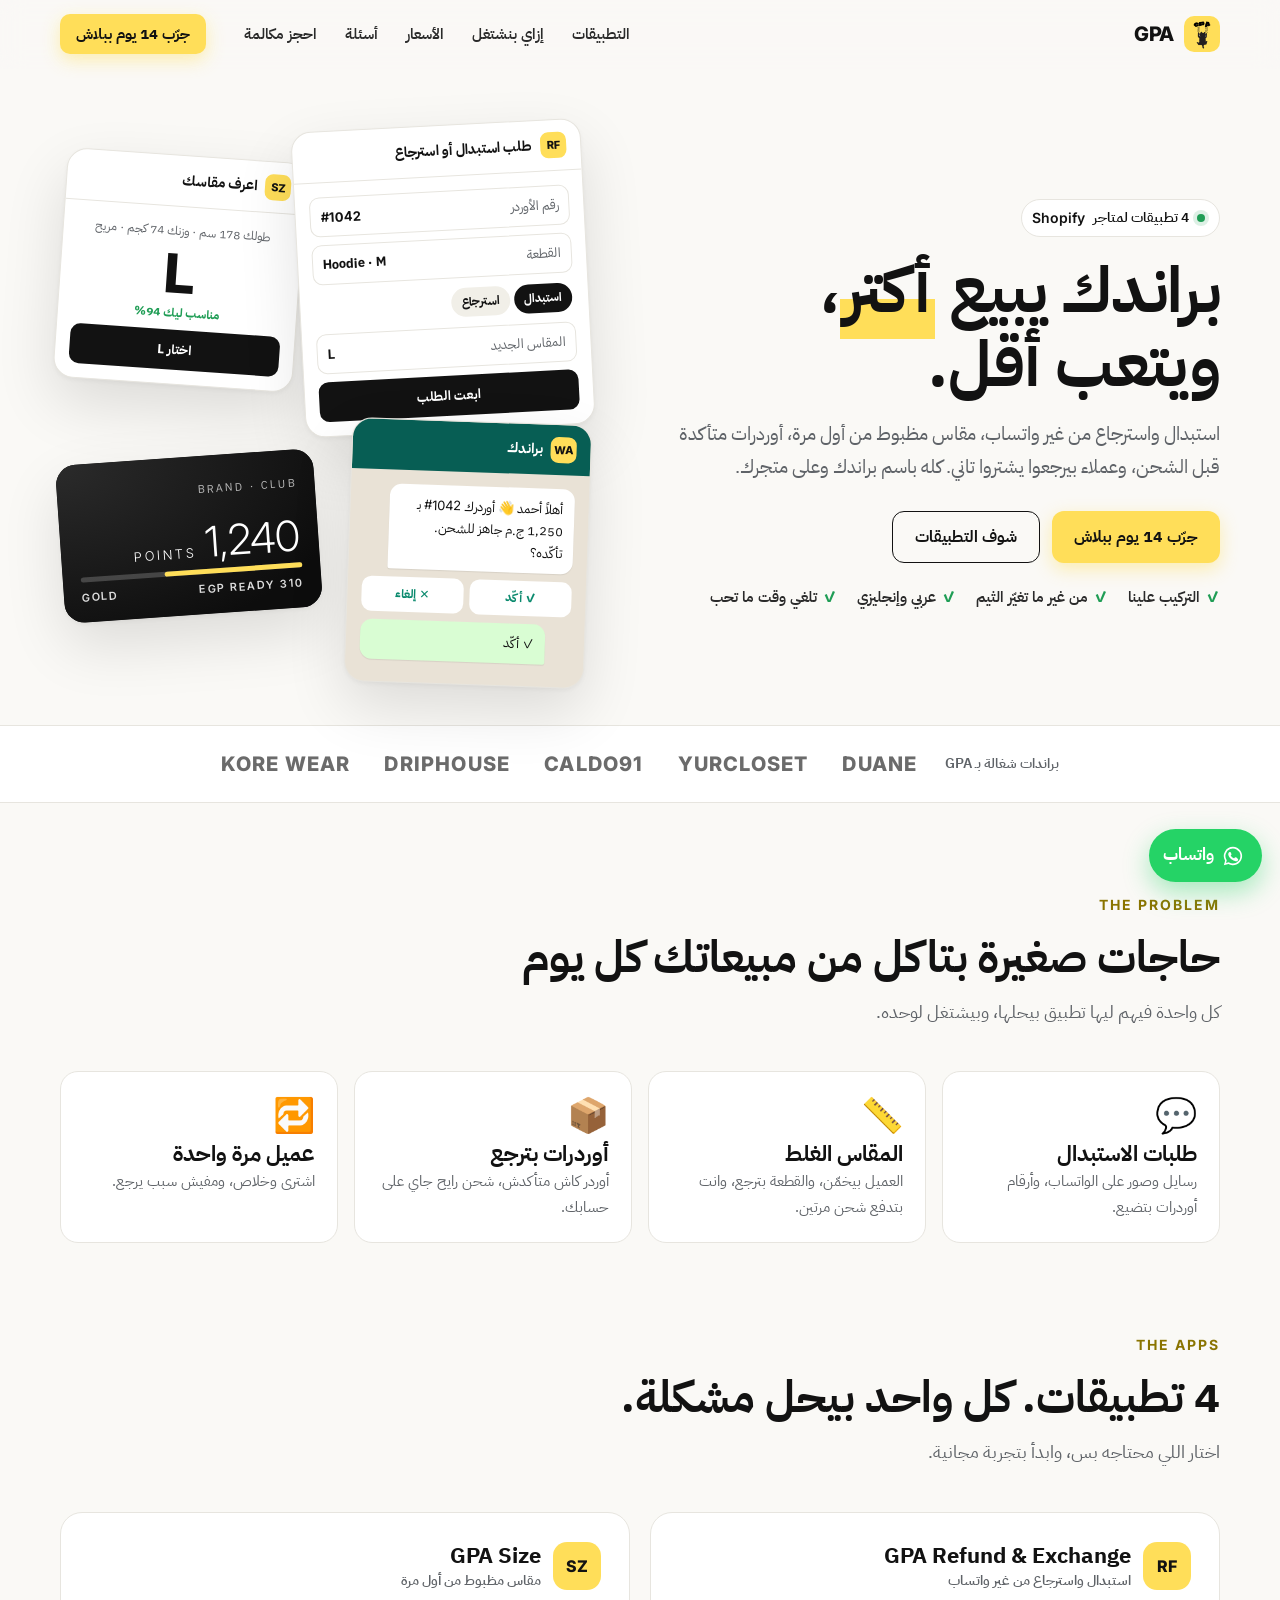
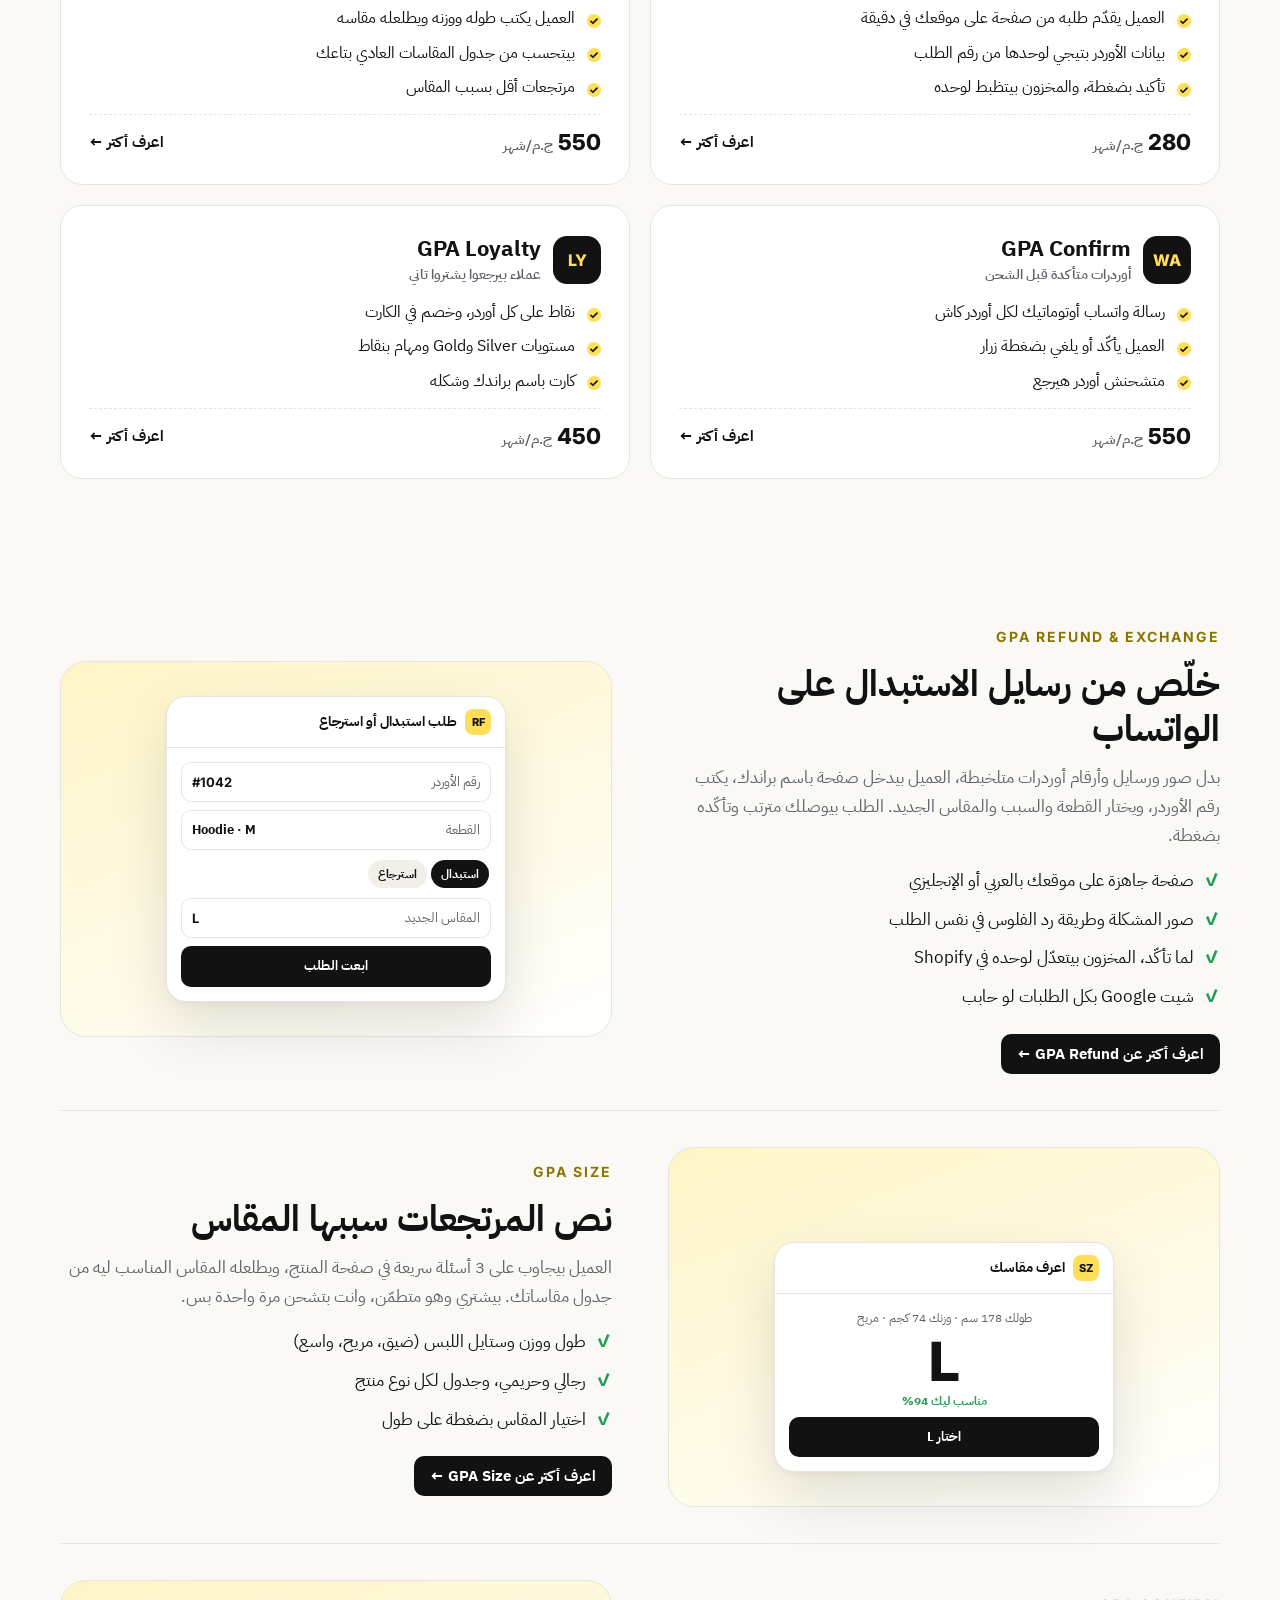
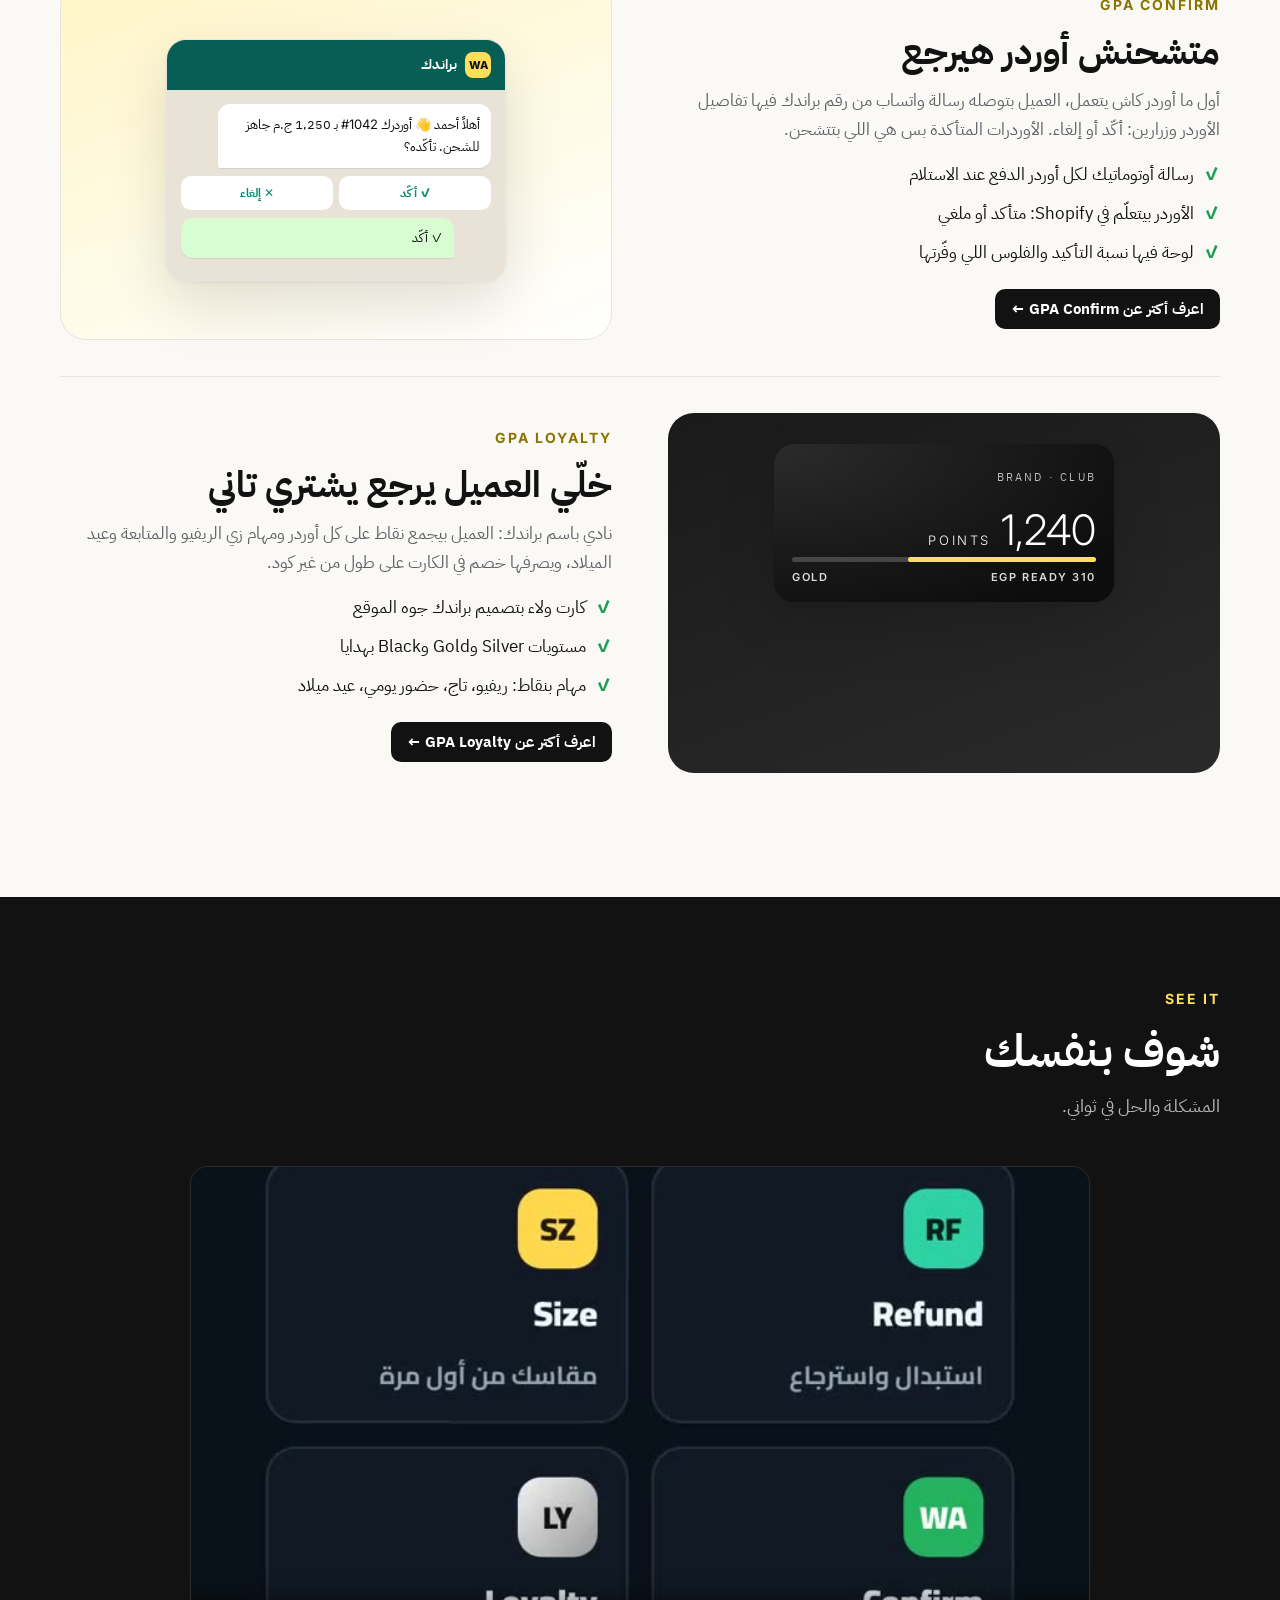
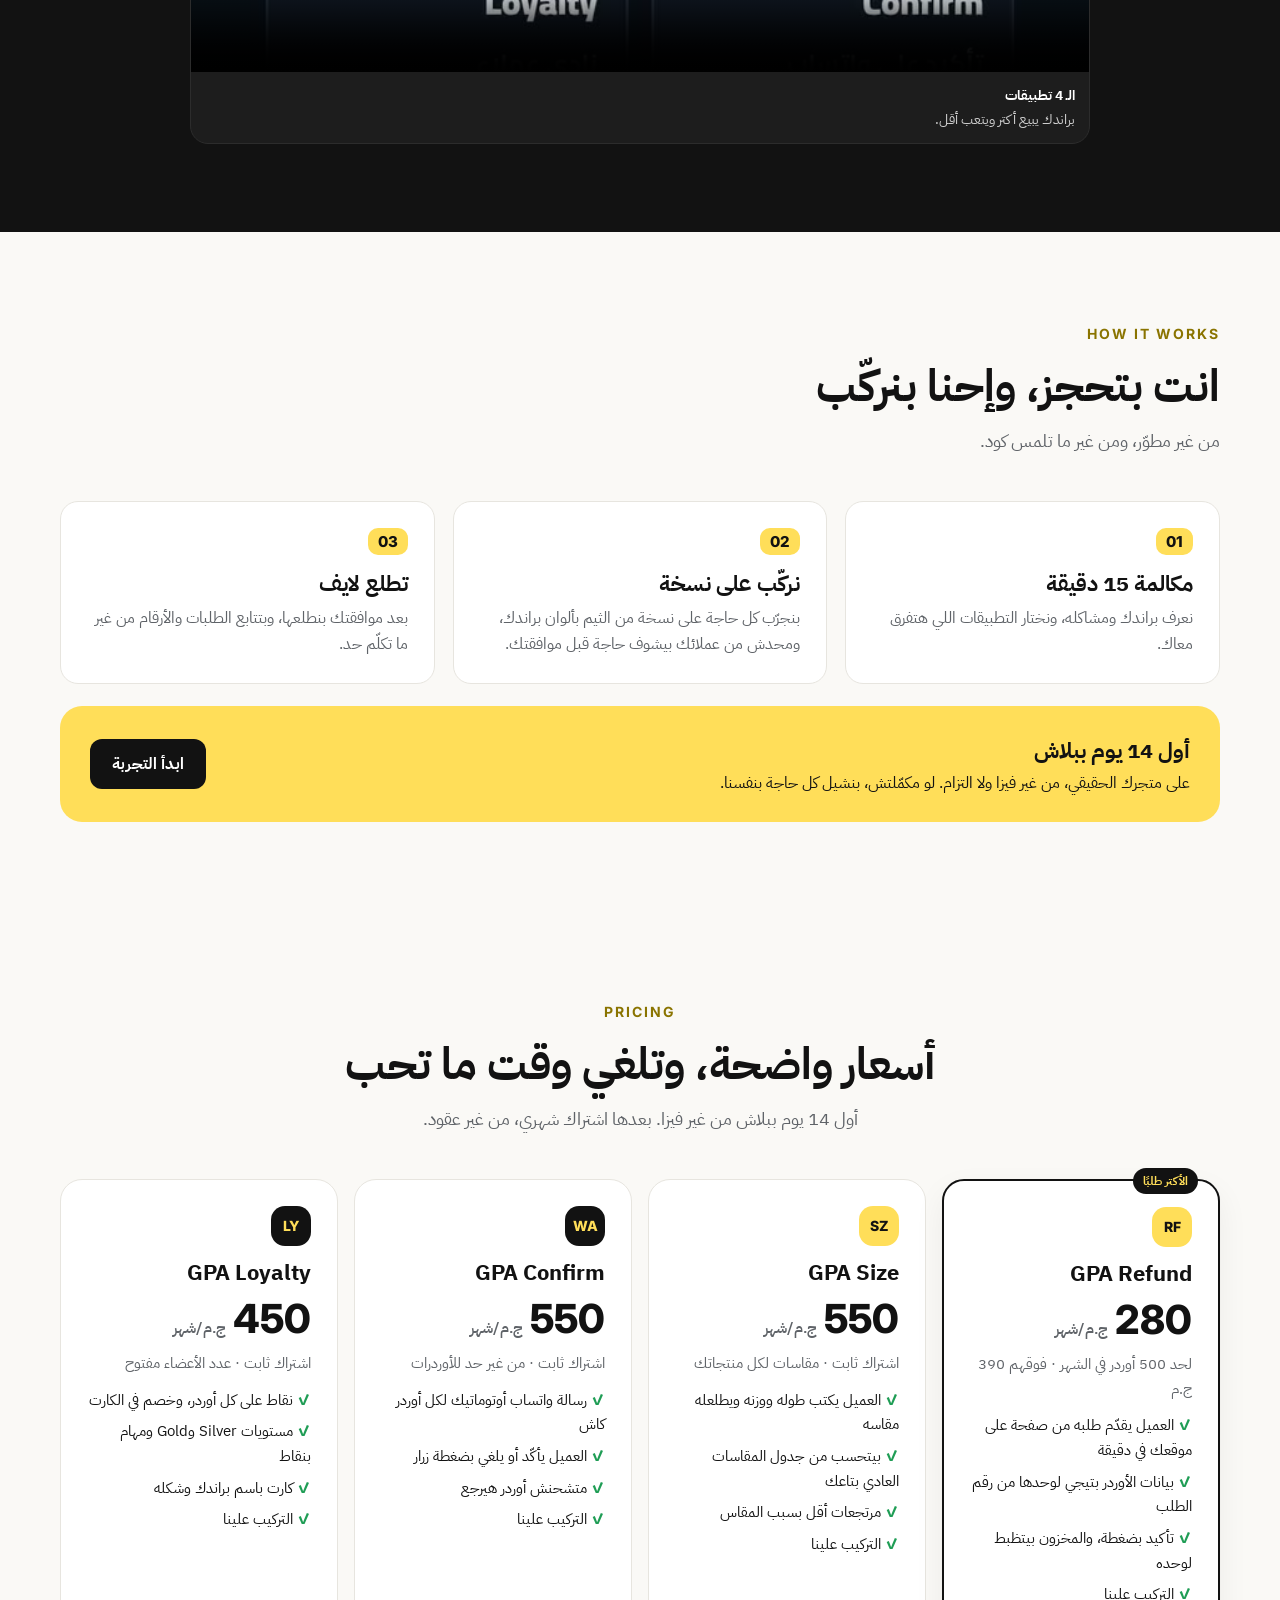
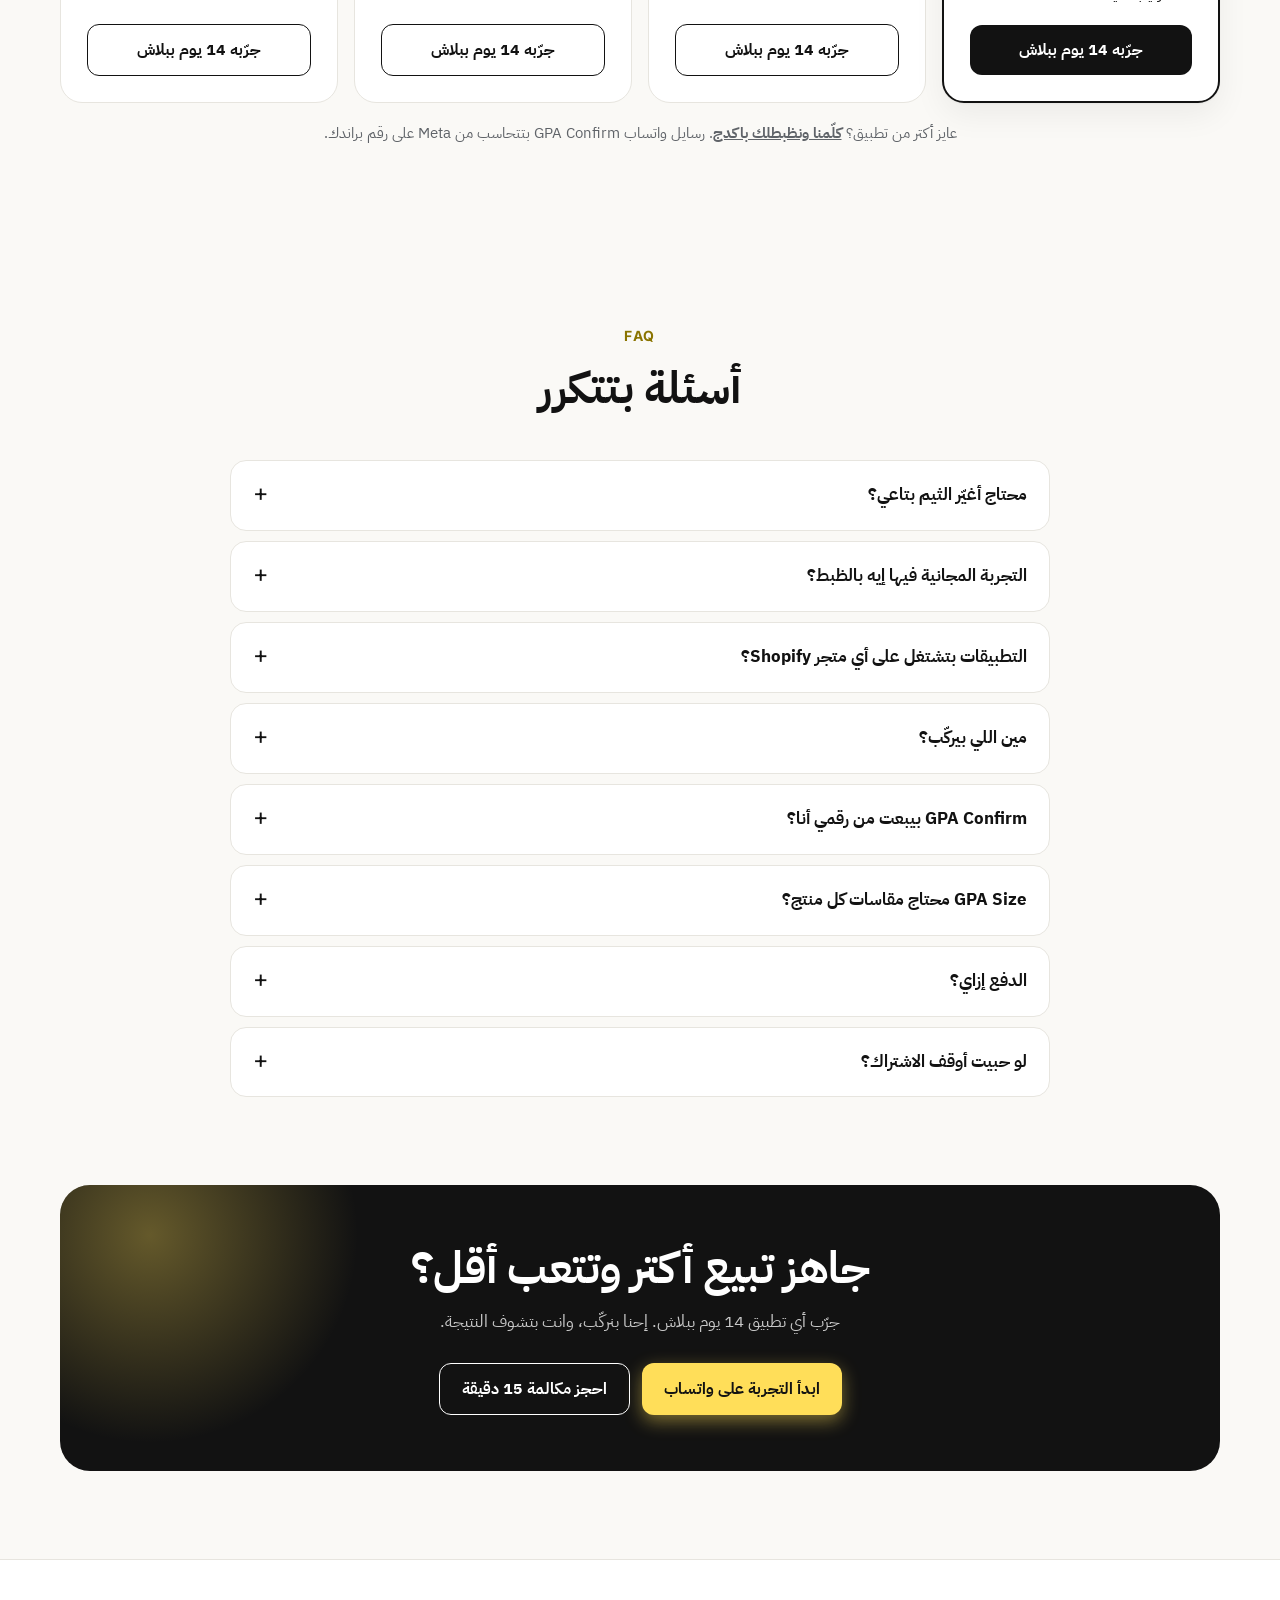
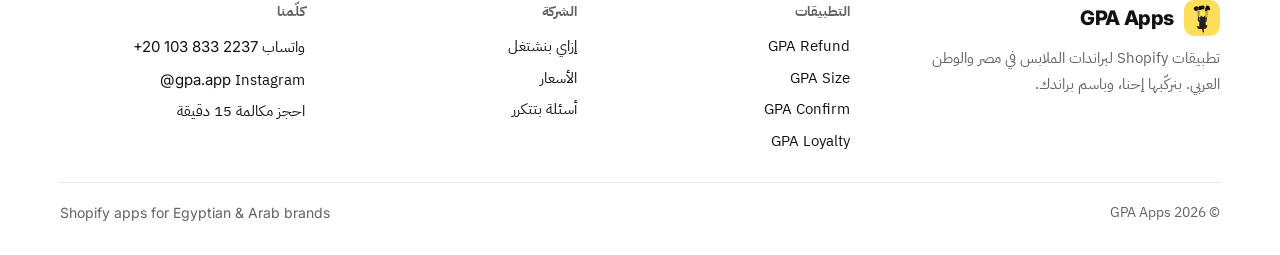
<file: index.html>
<!doctype html>
<html lang="ar" dir="rtl">
<head>
<meta charset="utf-8">
<meta name="viewport" content="width=device-width,initial-scale=1">
<title>GPA Apps | تطبيقات Shopify لبراندات الملابس في مصر</title>
<meta name="description" content="4 تطبيقات Shopify لبراندات الملابس: استبدال واسترجاع، مقاسات، تأكيد أوردرات على واتساب، ونادي ولاء. التركيب علينا وتجربة 14 يوم ببلاش.">
<meta property="og:title" content="GPA Apps | تطبيقات Shopify لبراندات الملابس في مصر">
<meta property="og:description" content="4 تطبيقات Shopify لبراندات الملابس: استبدال واسترجاع، مقاسات، تأكيد أوردرات على واتساب، ونادي ولاء. التركيب علينا وتجربة 14 يوم ببلاش.">
<meta property="og:image" content="https://gpa-refund-site-production.up.railway.app/og-index.jpg">
<meta name="twitter:card" content="summary_large_image">
<meta property="og:type" content="website">
<meta name="theme-color" content="#FFDE59">
<link rel="icon" href="/favicon.ico">
<link rel="apple-touch-icon" href="/apple-touch-icon.png">
<link rel="preconnect" href="https://fonts.googleapis.com"><link rel="preconnect" href="https://fonts.gstatic.com" crossorigin>
<link href="https://fonts.googleapis.com/css2?family=IBM+Plex+Sans+Arabic:wght@400;500;600;700&family=Inter:wght@300;400;600;700;800&display=swap" rel="stylesheet">
<link rel="stylesheet" href="/site.css">
</head>
<body>
<a class="skip" href="#main">تخطّى للمحتوى</a>
<header class="nav"><div class="wrap">
  <a class="logo" href="/" aria-label="GPA Apps"><img src="/gpa-logo.png" alt="" width="36" height="36">GPA</a>
  <ul class="nav-links" id="navlinks">
    <li><a href="/#apps">التطبيقات</a></li>
    <li><a href="/#how">إزاي بنشتغل</a></li>
    <li><a href="/#pricing">الأسعار</a></li>
    <li><a href="/#faq">أسئلة</a></li>
    <li><a href="https://wa.me/201038332237?text=%D8%A3%D9%87%D9%84%D8%A7%D9%8B%20GPA%20%F0%9F%91%8B%20%D8%B9%D8%A7%D9%8A%D8%B2%20%D8%A3%D8%AD%D8%AC%D8%B2%20%D9%85%D9%83%D8%A7%D9%84%D9%85%D8%A9%2015%20%D8%AF%D9%82%D9%8A%D9%82%D8%A9%20%D9%86%D8%AA%D9%83%D9%84%D9%85%20%D9%81%D9%8A%D9%87%D8%A7%20%D8%B9%D9%86%20%D8%A7%D9%84%D8%AA%D8%B7%D8%A8%D9%8A%D9%82%D8%A7%D8%AA%20%D8%A7%D9%84%D9%84%D9%8A%20%D8%AA%D9%86%D9%81%D8%B9%20%D9%85%D8%AA%D8%AC%D8%B1%D9%8A.%20%D8%A7%D8%B3%D9%85%20%D8%A7%D9%84%D8%A8%D8%B1%D8%A7%D9%86%D8%AF%3A%20" target="_blank" rel="noopener">احجز مكالمة</a></li>
  </ul>
  <a class="btn btn-y btn-sm" href="https://wa.me/201038332237?text=%D8%A3%D9%87%D9%84%D8%A7%D9%8B%20GPA%20%F0%9F%91%8B%20%D8%B9%D8%A7%D9%8A%D8%B2%20%D8%A3%D8%AC%D8%B1%D9%91%D8%A8%20%D8%A7%D9%84%D8%AA%D8%B7%D8%A8%D9%8A%D9%82%D8%A7%D8%AA%2014%20%D9%8A%D9%88%D9%85%20%D8%A8%D8%A8%D9%84%D8%A7%D8%B4%20%D8%B9%D9%84%D9%89%20%D9%85%D8%AA%D8%AC%D8%B1%D9%8A" target="_blank" rel="noopener">جرّب 14 يوم ببلاش</a>
  <button class="menu-btn" aria-label="القايمة" aria-expanded="false" aria-controls="navlinks">☰</button>
</div></header>
<main id="main">
<section class="hero" style="padding-top:56px"><div class="wrap">
<div><span class="eyebrow"><i></i>4 تطبيقات لمتاجر <span class="en">Shopify</span></span>
<h1>براندك يبيع <mark>أكتر</mark>،<br>ويتعب أقل.</h1>
<p class="lead">استبدال واسترجاع من غير واتساب، مقاس مظبوط من أول مرة، أوردرات متأكدة قبل الشحن، وعملاء بيرجعوا يشتروا تاني. كله باسم براندك وعلى متجرك.</p>
<div class="cta-row"><a class="btn btn-y" href="https://wa.me/201038332237?text=%D8%A3%D9%87%D9%84%D8%A7%D9%8B%20GPA%20%F0%9F%91%8B%20%D8%B9%D8%A7%D9%8A%D8%B2%20%D8%A3%D8%AC%D8%B1%D9%91%D8%A8%20%D8%A7%D9%84%D8%AA%D8%B7%D8%A8%D9%8A%D9%82%D8%A7%D8%AA%2014%20%D9%8A%D9%88%D9%85%20%D8%A8%D8%A8%D9%84%D8%A7%D8%B4%20%D8%B9%D9%84%D9%89%20%D9%85%D8%AA%D8%AC%D8%B1%D9%8A" target="_blank" rel="noopener">جرّب 14 يوم ببلاش</a><a class="btn btn-ghost" href="#apps">شوف التطبيقات</a></div>
<ul class="ticks"><li>التركيب علينا</li><li>من غير ما تغيّر الثيم</li><li>عربي وإنجليزي</li><li>تلغي وقت ما تحب</li></ul></div>
<div class="stack"><div class="mock m-refund" aria-hidden="true"><div class="mock-h"><b>RF</b>طلب استبدال أو استرجاع</div><div class="mock-b">
<div class="field"><span>رقم الأوردر</span><b class="en">#1042</b></div>
<div class="field"><span>القطعة</span><b>Hoodie · M</b></div>
<div><span class="pill on">استبدال</span><span class="pill">استرجاع</span></div>
<div class="field" style="margin-top:8px"><span>المقاس الجديد</span><b class="en">L</b></div>
<div class="mini-btn">ابعت الطلب</div></div></div><div class="mock m-size" aria-hidden="true"><div class="mock-h"><b>SZ</b>اعرف مقاسك</div><div class="mock-b" style="text-align:center">
<div style="font-size:12px;color:#5f6368">طولك 178 سم · وزنك 74 كجم · مريح</div><div class="size-res">L</div>
<div style="font-size:12px;color:#1f9d55;font-weight:700">مناسب ليك 94%</div><div class="mini-btn">اختار L</div></div></div><div class="mock m-wa" aria-hidden="true"><div class="mock-h" style="background:#075e54;color:#fff;border:0"><b>WA</b>براندك</div><div class="mock-b">
<div class="bubble">أهلاً أحمد 👋 أوردرك <span class="en">#1042</span> بـ 1,250 ج.م جاهز للشحن. تأكّده؟</div>
<div class="wa-btns"><span>✓ أكّد</span><span>✕ إلغاء</span></div>
<div class="bubble me" style="margin-top:8px">✓ أكّد</div></div></div><div class="mock m-loy" aria-hidden="true"><div class="loy-card"><small>BRAND · CLUB</small>
<div class="loy-pts"><span class="en">1,240</span> <span style="font-size:13px;letter-spacing:.2em">POINTS</span></div>
<div class="loy-bar"><i></i></div><div class="loy-foot"><span>310 EGP READY</span><span>GOLD</span></div></div></div></div>
</div></section>
<div class="strip"><div class="wrap"><p>براندات شغالة بـ GPA</p><div class="brands en"><span>KORE WEAR</span><span>DRIPHOUSE</span><span>CALDO91</span><span>YURCLOSET</span><span>DUANE</span></div></div></div>
<section><div class="wrap"><div class="sec-head rv"><span class="kicker en">The problem</span><h2>حاجات صغيرة بتاكل من مبيعاتك كل يوم</h2><p class="sub">كل واحدة فيهم ليها تطبيق بيحلها، وبيشتغل لوحده.</p></div>
<div class="pain"><div class="rv"><b>💬</b><h3>طلبات الاستبدال</h3><p>رسايل وصور على الواتساب، وأرقام أوردرات بتضيع.</p></div><div class="rv"><b>📏</b><h3>المقاس الغلط</h3><p>العميل بيخمّن، والقطعة بترجع، وانت بتدفع شحن مرتين.</p></div><div class="rv"><b>📦</b><h3>أوردرات بترجع</h3><p>أوردر كاش متأكدش، شحن رايح جاي على حسابك.</p></div><div class="rv"><b>🔁</b><h3>عميل مرة واحدة</h3><p>اشترى وخلاص، ومفيش سبب يرجع.</p></div></div></div></section>
<section id="apps" style="padding-top:0"><div class="wrap"><div class="sec-head rv"><span class="kicker en">The apps</span><h2>4 تطبيقات. كل واحد بيحل مشكلة.</h2><p class="sub">اختار اللي محتاجه بس، وابدأ بتجربة مجانية.</p></div>
<div class="apps"><a class="app rv" href="/refund.html"><div class="app-top"><span class="app-ic en">RF</span><h3>GPA Refund & Exchange<small>استبدال واسترجاع من غير واتساب</small></h3></div>
<ul><li>العميل يقدّم طلبه من صفحة على موقعك في دقيقة</li><li>بيانات الأوردر بتيجي لوحدها من رقم الطلب</li><li>تأكيد بضغطة، والمخزون بيتظبط لوحده</li></ul><div class="app-foot"><span class="price">280 <small>ج.م/شهر</small></span><span class="more">اعرف أكتر ←</span></div></a><a class="app rv" href="/size.html"><div class="app-top"><span class="app-ic en">SZ</span><h3>GPA Size<small>مقاس مظبوط من أول مرة</small></h3></div>
<ul><li>العميل يكتب طوله ووزنه ويطلعله مقاسه</li><li>بيتحسب من جدول المقاسات العادي بتاعك</li><li>مرتجعات أقل بسبب المقاس</li></ul><div class="app-foot"><span class="price">550 <small>ج.م/شهر</small></span><span class="more">اعرف أكتر ←</span></div></a><a class="app rv" href="/confirm.html"><div class="app-top"><span class="app-ic dark en">WA</span><h3>GPA Confirm<small>أوردرات متأكدة قبل الشحن</small></h3></div>
<ul><li>رسالة واتساب أوتوماتيك لكل أوردر كاش</li><li>العميل يأكّد أو يلغي بضغطة زرار</li><li>متشحنش أوردر هيرجع</li></ul><div class="app-foot"><span class="price">550 <small>ج.م/شهر</small></span><span class="more">اعرف أكتر ←</span></div></a><a class="app rv" href="/loyalty.html"><div class="app-top"><span class="app-ic dark en">LY</span><h3>GPA Loyalty<small>عملاء بيرجعوا يشتروا تاني</small></h3></div>
<ul><li>نقاط على كل أوردر، وخصم في الكارت</li><li>مستويات Silver وGold ومهام بنقاط</li><li>كارت باسم براندك وشكله</li></ul><div class="app-foot"><span class="price">450 <small>ج.م/شهر</small></span><span class="more">اعرف أكتر ←</span></div></a></div></div></section>
<section style="padding-top:20px"><div class="wrap"><div class="feature"><div class="f-text rv"><span class="kicker en">GPA Refund & Exchange</span><h2 style="font-size:clamp(26px,3vw,36px)">خلّص من رسايل الاستبدال على الواتساب</h2><p>بدل صور ورسايل وأرقام أوردرات متلخبطة، العميل بيدخل صفحة باسم براندك، يكتب رقم الأوردر، ويختار القطعة والسبب والمقاس الجديد. الطلب بيوصلك مترتب وتأكّده بضغطة.</p>
<ul class="f-list"><li>صفحة جاهزة على موقعك بالعربي أو الإنجليزي</li><li>صور المشكلة وطريقة رد الفلوس في نفس الطلب</li><li>لما تأكّد، المخزون بيتعدّل لوحده في Shopify</li><li>شيت Google بكل الطلبات لو حابب</li></ul><a class="btn btn-dark btn-sm" href="/refund.html">اعرف أكتر عن GPA Refund ←</a></div>
<div class="f-media rv"><div class="mock m-refund" aria-hidden="true"><div class="mock-h"><b>RF</b>طلب استبدال أو استرجاع</div><div class="mock-b">
<div class="field"><span>رقم الأوردر</span><b class="en">#1042</b></div>
<div class="field"><span>القطعة</span><b>Hoodie · M</b></div>
<div><span class="pill on">استبدال</span><span class="pill">استرجاع</span></div>
<div class="field" style="margin-top:8px"><span>المقاس الجديد</span><b class="en">L</b></div>
<div class="mini-btn">ابعت الطلب</div></div></div></div></div><div class="feature"><div class="f-text rv"><span class="kicker en">GPA Size</span><h2 style="font-size:clamp(26px,3vw,36px)">نص المرتجعات سببها المقاس</h2><p>العميل بيجاوب على 3 أسئلة سريعة في صفحة المنتج، ويطلعله المقاس المناسب ليه من جدول مقاساتك. بيشتري وهو متطمّن، وانت بتشحن مرة واحدة بس.</p>
<ul class="f-list"><li>طول ووزن وستايل اللبس (ضيق، مريح، واسع)</li><li>رجالي وحريمي، وجدول لكل نوع منتج</li><li>اختيار المقاس بضغطة على طول</li></ul><a class="btn btn-dark btn-sm" href="/size.html">اعرف أكتر عن GPA Size ←</a></div>
<div class="f-media rv"><div class="mock m-size" aria-hidden="true"><div class="mock-h"><b>SZ</b>اعرف مقاسك</div><div class="mock-b" style="text-align:center">
<div style="font-size:12px;color:#5f6368">طولك 178 سم · وزنك 74 كجم · مريح</div><div class="size-res">L</div>
<div style="font-size:12px;color:#1f9d55;font-weight:700">مناسب ليك 94%</div><div class="mini-btn">اختار L</div></div></div></div></div><div class="feature"><div class="f-text rv"><span class="kicker en">GPA Confirm</span><h2 style="font-size:clamp(26px,3vw,36px)">متشحنش أوردر هيرجع</h2><p>أول ما أوردر كاش يتعمل، العميل بتوصله رسالة واتساب من رقم براندك فيها تفاصيل الأوردر وزرارين: أكّد أو إلغاء. الأوردرات المتأكدة بس هي اللي بتتشحن.</p>
<ul class="f-list"><li>رسالة أوتوماتيك لكل أوردر الدفع عند الاستلام</li><li>الأوردر بيتعلّم في Shopify: متأكد أو ملغي</li><li>لوحة فيها نسبة التأكيد والفلوس اللي وفّرتها</li></ul><a class="btn btn-dark btn-sm" href="/confirm.html">اعرف أكتر عن GPA Confirm ←</a></div>
<div class="f-media rv"><div class="mock m-wa" aria-hidden="true"><div class="mock-h" style="background:#075e54;color:#fff;border:0"><b>WA</b>براندك</div><div class="mock-b">
<div class="bubble">أهلاً أحمد 👋 أوردرك <span class="en">#1042</span> بـ 1,250 ج.م جاهز للشحن. تأكّده؟</div>
<div class="wa-btns"><span>✓ أكّد</span><span>✕ إلغاء</span></div>
<div class="bubble me" style="margin-top:8px">✓ أكّد</div></div></div></div></div><div class="feature"><div class="f-text rv"><span class="kicker en">GPA Loyalty</span><h2 style="font-size:clamp(26px,3vw,36px)">خلّي العميل يرجع يشتري تاني</h2><p>نادي باسم براندك: العميل بيجمع نقاط على كل أوردر ومهام زي الريفيو والمتابعة وعيد الميلاد، ويصرفها خصم في الكارت على طول من غير كود.</p>
<ul class="f-list"><li>كارت ولاء بتصميم براندك جوه الموقع</li><li>مستويات Silver وGold وBlack بهدايا</li><li>مهام بنقاط: ريفيو، تاج، حضور يومي، عيد ميلاد</li></ul><a class="btn btn-dark btn-sm" href="/loyalty.html">اعرف أكتر عن GPA Loyalty ←</a></div>
<div class="f-media dark rv"><div class="mock m-loy" aria-hidden="true"><div class="loy-card"><small>BRAND · CLUB</small>
<div class="loy-pts"><span class="en">1,240</span> <span style="font-size:13px;letter-spacing:.2em">POINTS</span></div>
<div class="loy-bar"><i></i></div><div class="loy-foot"><span>310 EGP READY</span><span>GOLD</span></div></div></div></div></div></div></section>
<section class="band" id="videos"><div class="wrap"><div class="sec-head rv"><span class="kicker en">See it</span><h2>شوف بنفسك</h2><p class="sub">المشكلة والحل في ثواني.</p></div>
<div class="videos one">
<div class="vid wide rv"><video src="/promo-apps.mp4" poster="/promo-apps.jpg" controls preload="metadata" playsinline data-lazy></video><p><b>الـ 4 تطبيقات</b>براندك يبيع أكتر ويتعب أقل.</p></div>
</div></div></section>
<section id="how"><div class="wrap"><div class="sec-head rv"><span class="kicker en">How it works</span><h2>انت بتحجز، وإحنا بنركّب</h2><p class="sub">من غير مطوّر، ومن غير ما تلمس كود.</p></div>
<div class="steps"><div class="step rv"><h3>مكالمة 15 دقيقة</h3><p>نعرف براندك ومشاكله، ونختار التطبيقات اللي هتفرق معاك.</p></div><div class="step rv"><h3>نركّب على نسخة</h3><p>بنجرّب كل حاجة على نسخة من الثيم بألوان براندك، ومحدش من عملائك بيشوف حاجة قبل موافقتك.</p></div><div class="step rv"><h3>تطلع لايف</h3><p>بعد موافقتك بنطلعها، وبتتابع الطلبات والأرقام من غير ما تكلّم حد.</p></div></div>
<div class="trial rv"><div><b>أول 14 يوم ببلاش</b><p>على متجرك الحقيقي، من غير فيزا ولا التزام. لو مكمّلتش، بنشيل كل حاجة بنفسنا.</p></div><a class="btn btn-dark" href="https://wa.me/201038332237?text=%D8%A3%D9%87%D9%84%D8%A7%D9%8B%20GPA%20%F0%9F%91%8B%20%D8%B9%D8%A7%D9%8A%D8%B2%20%D8%A3%D8%AC%D8%B1%D9%91%D8%A8%20%D8%A7%D9%84%D8%AA%D8%B7%D8%A8%D9%8A%D9%82%D8%A7%D8%AA%2014%20%D9%8A%D9%88%D9%85%20%D8%A8%D8%A8%D9%84%D8%A7%D8%B4%20%D8%B9%D9%84%D9%89%20%D9%85%D8%AA%D8%AC%D8%B1%D9%8A" target="_blank" rel="noopener">ابدأ التجربة</a></div>
</div></section>
<section id="pricing"><div class="wrap">
<div class="sec-head center rv"><span class="kicker en">Pricing</span><h2>أسعار واضحة، وتلغي وقت ما تحب</h2><p class="sub">أول 14 يوم ببلاش من غير فيزا. بعدها اشتراك شهري، من غير عقود.</p></div>
<div class="prices"><div class="plan pop rv"><span class="app-ic en" style="width:40px;height:40px;font-size:14px">RF</span><h3>GPA Refund</h3>
<div class="amt">280 <small>ج.م/شهر</small></div><p>لحد 500 أوردر في الشهر · فوقهم 390 ج.م</p>
<ul><li>العميل يقدّم طلبه من صفحة على موقعك في دقيقة</li><li>بيانات الأوردر بتيجي لوحدها من رقم الطلب</li><li>تأكيد بضغطة، والمخزون بيتظبط لوحده</li><li>التركيب علينا</li></ul>
<a class="btn btn-dark" href="https://wa.me/201038332237?text=%D8%A3%D9%87%D9%84%D8%A7%D9%8B%20GPA%20%F0%9F%91%8B%20%D8%B9%D8%A7%D9%8A%D8%B2%20%D8%A3%D8%AC%D8%B1%D9%91%D8%A8%20GPA%20Refund%2014%20%D9%8A%D9%88%D9%85%20%D8%A8%D8%A8%D9%84%D8%A7%D8%B4" target="_blank" rel="noopener">جرّبه 14 يوم ببلاش</a></div><div class="plan rv"><span class="app-ic en" style="width:40px;height:40px;font-size:14px">SZ</span><h3>GPA Size</h3>
<div class="amt">550 <small>ج.م/شهر</small></div><p>اشتراك ثابت · مقاسات لكل منتجاتك</p>
<ul><li>العميل يكتب طوله ووزنه ويطلعله مقاسه</li><li>بيتحسب من جدول المقاسات العادي بتاعك</li><li>مرتجعات أقل بسبب المقاس</li><li>التركيب علينا</li></ul>
<a class="btn btn-ghost" href="https://wa.me/201038332237?text=%D8%A3%D9%87%D9%84%D8%A7%D9%8B%20GPA%20%F0%9F%91%8B%20%D8%B9%D8%A7%D9%8A%D8%B2%20%D8%A3%D8%AC%D8%B1%D9%91%D8%A8%20GPA%20Size%2014%20%D9%8A%D9%88%D9%85%20%D8%A8%D8%A8%D9%84%D8%A7%D8%B4" target="_blank" rel="noopener">جرّبه 14 يوم ببلاش</a></div><div class="plan rv"><span class="app-ic dark en" style="width:40px;height:40px;font-size:14px">WA</span><h3>GPA Confirm</h3>
<div class="amt">550 <small>ج.م/شهر</small></div><p>اشتراك ثابت · من غير حد للأوردرات</p>
<ul><li>رسالة واتساب أوتوماتيك لكل أوردر كاش</li><li>العميل يأكّد أو يلغي بضغطة زرار</li><li>متشحنش أوردر هيرجع</li><li>التركيب علينا</li></ul>
<a class="btn btn-ghost" href="https://wa.me/201038332237?text=%D8%A3%D9%87%D9%84%D8%A7%D9%8B%20GPA%20%F0%9F%91%8B%20%D8%B9%D8%A7%D9%8A%D8%B2%20%D8%A3%D8%AC%D8%B1%D9%91%D8%A8%20GPA%20Confirm%2014%20%D9%8A%D9%88%D9%85%20%D8%A8%D8%A8%D9%84%D8%A7%D8%B4" target="_blank" rel="noopener">جرّبه 14 يوم ببلاش</a></div><div class="plan rv"><span class="app-ic dark en" style="width:40px;height:40px;font-size:14px">LY</span><h3>GPA Loyalty</h3>
<div class="amt">450 <small>ج.م/شهر</small></div><p>اشتراك ثابت · عدد الأعضاء مفتوح</p>
<ul><li>نقاط على كل أوردر، وخصم في الكارت</li><li>مستويات Silver وGold ومهام بنقاط</li><li>كارت باسم براندك وشكله</li><li>التركيب علينا</li></ul>
<a class="btn btn-ghost" href="https://wa.me/201038332237?text=%D8%A3%D9%87%D9%84%D8%A7%D9%8B%20GPA%20%F0%9F%91%8B%20%D8%B9%D8%A7%D9%8A%D8%B2%20%D8%A3%D8%AC%D8%B1%D9%91%D8%A8%20GPA%20Loyalty%2014%20%D9%8A%D9%88%D9%85%20%D8%A8%D8%A8%D9%84%D8%A7%D8%B4" target="_blank" rel="noopener">جرّبه 14 يوم ببلاش</a></div></div>
<p class="note">عايز أكتر من تطبيق؟ <a href="https://wa.me/201038332237?text=%D8%A3%D9%87%D9%84%D8%A7%D9%8B%20GPA%20%F0%9F%91%8B%20%D8%B9%D8%A7%D9%8A%D8%B2%20%D8%A8%D8%A7%D9%83%D8%AF%D8%AC%20%D9%84%D8%A3%D9%83%D8%AA%D8%B1%20%D9%85%D9%86%20%D8%AA%D8%B7%D8%A8%D9%8A%D9%82" target="_blank" rel="noopener"><b>كلّمنا ونظبطلك باكدج</b></a>. رسايل واتساب GPA Confirm بتتحاسب من Meta على رقم براندك.</p>
</div></section>
<section id="faq"><div class="wrap"><div class="sec-head center rv"><span class="kicker en">FAQ</span><h2>أسئلة بتتكرر</h2></div><div class="faq"><details class="rv"><summary>محتاج أغيّر الثيم بتاعي؟</summary><p>لأ. كل تطبيق بيتركّب كجزء من الثيم الحالي، وبنجربه على نسخة الأول قبل ما يظهر لعملائك.</p></details><details class="rv"><summary>التجربة المجانية فيها إيه بالظبط؟</summary><p>14 يوم كاملين على متجرك الحقيقي، من غير فيزا ومن غير التزام. لو مكمّلتش، بنشيل كل حاجة من المتجر بنفسنا.</p></details><details class="rv"><summary>التطبيقات بتشتغل على أي متجر Shopify؟</summary><p>أيوه، على الثيمات الجديدة والقديمة، وبالعربي أو الإنجليزي.</p></details><details class="rv"><summary>مين اللي بيركّب؟</summary><p>إحنا. بنتكلم 15 دقيقة، وبعدها بنركّب ونظبط الشكل على ألوان براندك، وانت بتوافق قبل ما يطلع لايف.</p></details><details class="rv"><summary>GPA Confirm بيبعت من رقمي أنا؟</summary><p>أيوه. الرسايل بتطلع من رقم واتساب براندك الرسمي، وبنساعدك تربطه على WhatsApp Business.</p></details><details class="rv"><summary>GPA Size محتاج مقاسات كل منتج؟</summary><p>كفاية جدول المقاسات العادي (الطول والعرض). العميل يكتب طوله ووزنه، والمقاس بيتحسب منه.</p></details><details class="rv"><summary>الدفع إزاي؟</summary><p>اشتراك شهري بالجنيه المصري، والدفع InstaPay أو تحويل. بيوصلك تذكير قبل ميعاد الدفع.</p></details><details class="rv"><summary>لو حبيت أوقف الاشتراك؟</summary><p>بتوقفه وقت ما تحب، من غير عقود ولا مدة إجبارية.</p></details></div></div></section>
<div class="final"><div class="wrap"><div class="box rv"><h2>جاهز تبيع أكتر وتتعب أقل؟</h2><p>جرّب أي تطبيق 14 يوم ببلاش. إحنا بنركّب، وانت بتشوف النتيجة.</p>
<div class="cta-row"><a class="btn btn-y" href="https://wa.me/201038332237?text=%D8%A3%D9%87%D9%84%D8%A7%D9%8B%20GPA%20%F0%9F%91%8B%20%D8%B9%D8%A7%D9%8A%D8%B2%20%D8%A3%D8%AC%D8%B1%D9%91%D8%A8%20%D8%A7%D9%84%D8%AA%D8%B7%D8%A8%D9%8A%D9%82%D8%A7%D8%AA%2014%20%D9%8A%D9%88%D9%85%20%D8%A8%D8%A8%D9%84%D8%A7%D8%B4%20%D8%B9%D9%84%D9%89%20%D9%85%D8%AA%D8%AC%D8%B1%D9%8A" target="_blank" rel="noopener">ابدأ التجربة على واتساب</a><a class="btn btn-ghost" href="https://wa.me/201038332237?text=%D8%A3%D9%87%D9%84%D8%A7%D9%8B%20GPA%20%F0%9F%91%8B%20%D8%B9%D8%A7%D9%8A%D8%B2%20%D8%A3%D8%AD%D8%AC%D8%B2%20%D9%85%D9%83%D8%A7%D9%84%D9%85%D8%A9%2015%20%D8%AF%D9%82%D9%8A%D9%82%D8%A9%20%D9%86%D8%AA%D9%83%D9%84%D9%85%20%D9%81%D9%8A%D9%87%D8%A7%20%D8%B9%D9%86%20%D8%A7%D9%84%D8%AA%D8%B7%D8%A8%D9%8A%D9%82%D8%A7%D8%AA%20%D8%A7%D9%84%D9%84%D9%8A%20%D8%AA%D9%86%D9%81%D8%B9%20%D9%85%D8%AA%D8%AC%D8%B1%D9%8A.%20%D8%A7%D8%B3%D9%85%20%D8%A7%D9%84%D8%A8%D8%B1%D8%A7%D9%86%D8%AF%3A%20" target="_blank" rel="noopener">احجز مكالمة 15 دقيقة</a></div></div></div></div>
</main>
<footer><div class="wrap">
  <div><a class="logo" href="/"><img src="/gpa-logo.png" alt="" width="36" height="36">GPA Apps</a>
    <p style="color:var(--muted);margin-top:10px;max-width:320px">تطبيقات Shopify لبراندات الملابس في مصر والوطن العربي. بنركّبها إحنا، وباسم براندك.</p></div>
  <div><h4>التطبيقات</h4><ul><li><a href="/refund.html">GPA Refund</a></li><li><a href="/size.html">GPA Size</a></li><li><a href="/confirm.html">GPA Confirm</a></li><li><a href="/loyalty.html">GPA Loyalty</a></li></ul></div>
  <div><h4>الشركة</h4><ul><li><a href="/#how">إزاي بنشتغل</a></li><li><a href="/#pricing">الأسعار</a></li><li><a href="/#faq">أسئلة بتتكرر</a></li></ul></div>
  <div><h4>كلّمنا</h4><ul><li><a href="https://wa.me/201038332237?text=%D8%A3%D9%87%D9%84%D8%A7%D9%8B%20GPA%20%F0%9F%91%8B" target="_blank" rel="noopener">واتساب <span class="en">+20 103 833 2237</span></a></li><li><a href="https://instagram.com/gpa.app" target="_blank" rel="noopener">Instagram <span class="en">@gpa.app</span></a></li><li><a href="https://wa.me/201038332237?text=%D8%A3%D9%87%D9%84%D8%A7%D9%8B%20GPA%20%F0%9F%91%8B%20%D8%B9%D8%A7%D9%8A%D8%B2%20%D8%A3%D8%AD%D8%AC%D8%B2%20%D9%85%D9%83%D8%A7%D9%84%D9%85%D8%A9%2015%20%D8%AF%D9%82%D9%8A%D9%82%D8%A9%20%D9%86%D8%AA%D9%83%D9%84%D9%85%20%D9%81%D9%8A%D9%87%D8%A7%20%D8%B9%D9%86%20%D8%A7%D9%84%D8%AA%D8%B7%D8%A8%D9%8A%D9%82%D8%A7%D8%AA%20%D8%A7%D9%84%D9%84%D9%8A%20%D8%AA%D9%86%D9%81%D8%B9%20%D9%85%D8%AA%D8%AC%D8%B1%D9%8A.%20%D8%A7%D8%B3%D9%85%20%D8%A7%D9%84%D8%A8%D8%B1%D8%A7%D9%86%D8%AF%3A%20" target="_blank" rel="noopener">احجز مكالمة 15 دقيقة</a></li></ul></div>
  <div class="copy"><span>© <span id="year">2026</span> GPA Apps</span><span class="en">Shopify apps for Egyptian &amp; Arab brands</span></div>
</div></footer>
<a class="wa-float" href="https://wa.me/201038332237?text=%D8%A3%D9%87%D9%84%D8%A7%D9%8B%20GPA%20%F0%9F%91%8B" target="_blank" rel="noopener" aria-label="كلّمنا واتساب"><svg viewBox="0 0 24 24" fill="currentColor" aria-hidden="true"><path d="M12 2a10 10 0 0 0-8.6 15.1L2 22l5-1.3A10 10 0 1 0 12 2Zm0 18.2c-1.5 0-3-.4-4.3-1.2l-.3-.2-3 .8.8-2.9-.2-.3A8.2 8.2 0 1 1 12 20.2Zm4.5-6.1c-.2-.1-1.5-.7-1.7-.8-.2-.1-.4-.1-.6.1l-.8 1c-.1.2-.3.2-.5.1a6.7 6.7 0 0 1-3.3-2.9c-.3-.4.2-.4.7-1.3.1-.2 0-.3 0-.4l-.8-1.8c-.2-.5-.4-.4-.6-.4h-.5a1 1 0 0 0-.7.3 3 3 0 0 0-.9 2.2 5.2 5.2 0 0 0 1.1 2.8 11.9 11.9 0 0 0 4.6 4c1.7.7 2.4.8 3.2.7.5-.1 1.5-.6 1.7-1.2.2-.6.2-1.1.2-1.2-.1-.1-.3-.2-.6-.3Z"/></svg><span>واتساب</span></a>
<script src="/site.js" defer></script>
</body></html>
</file>
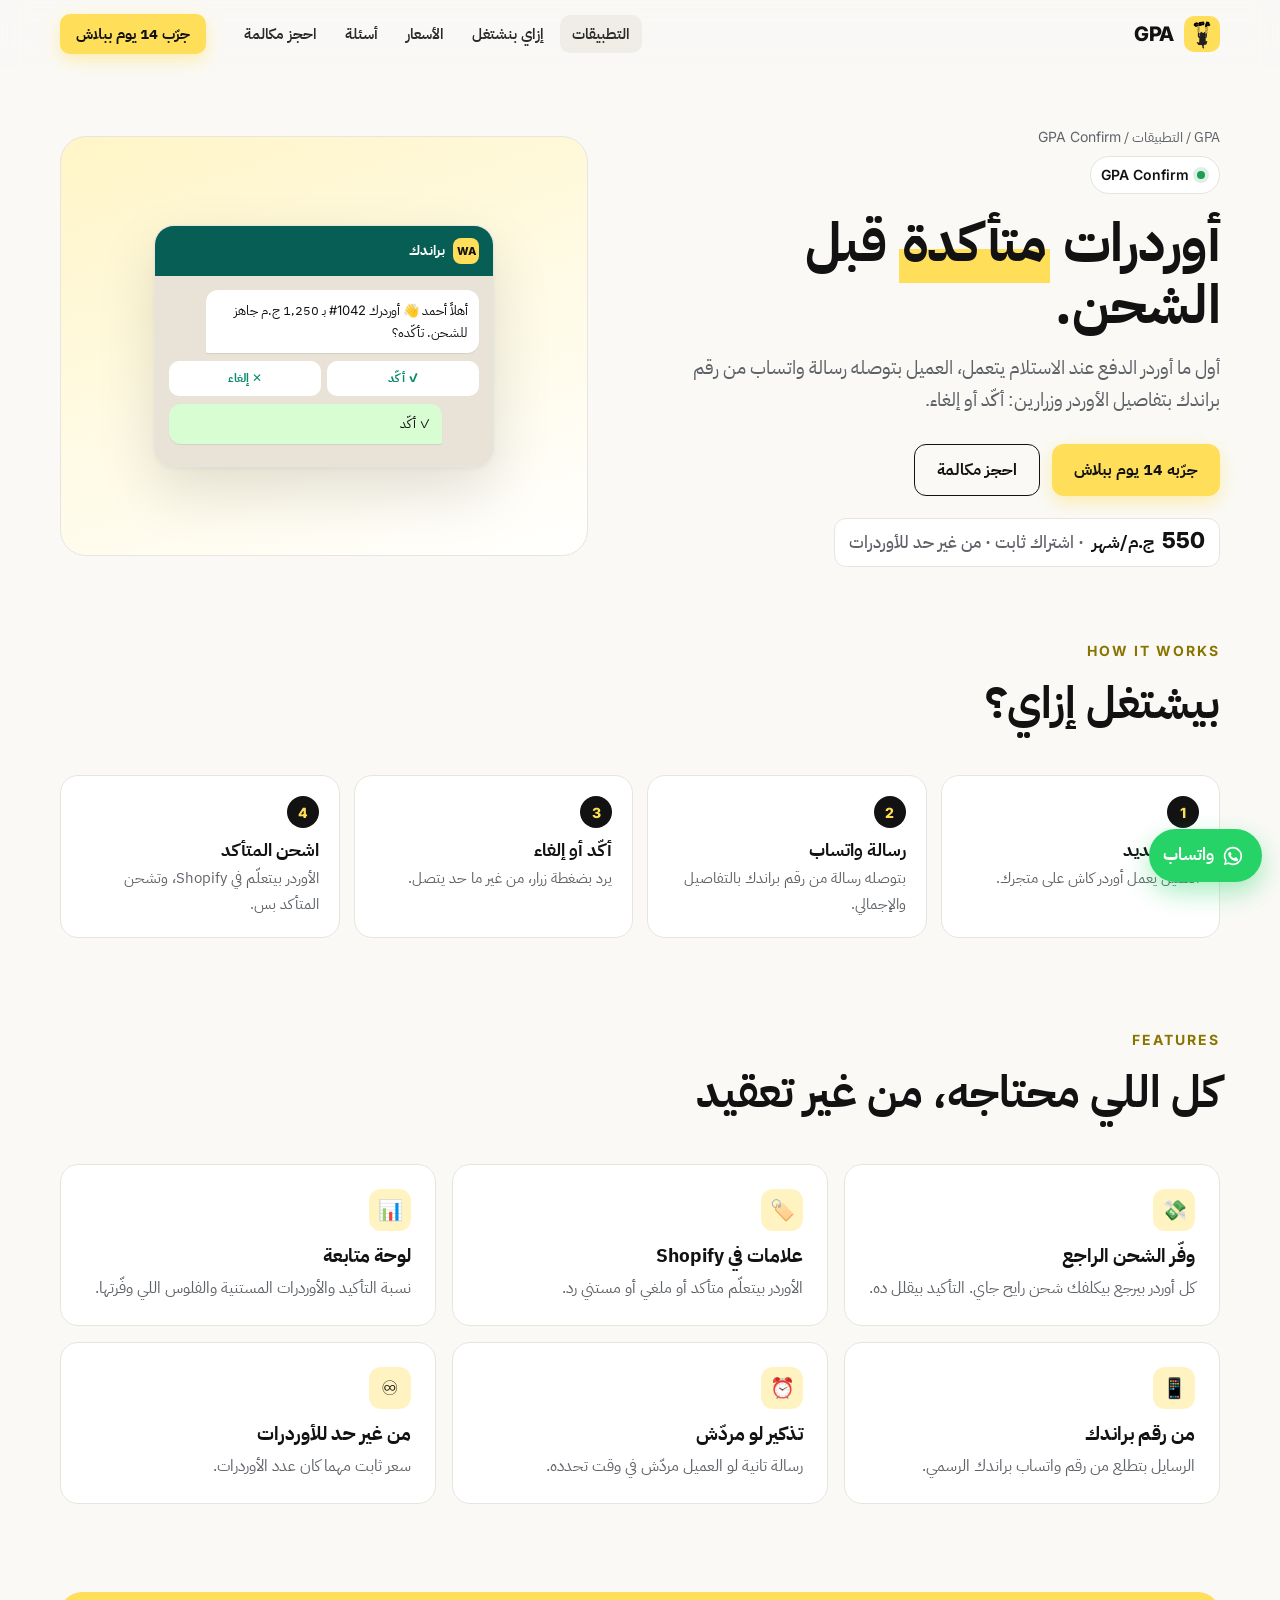
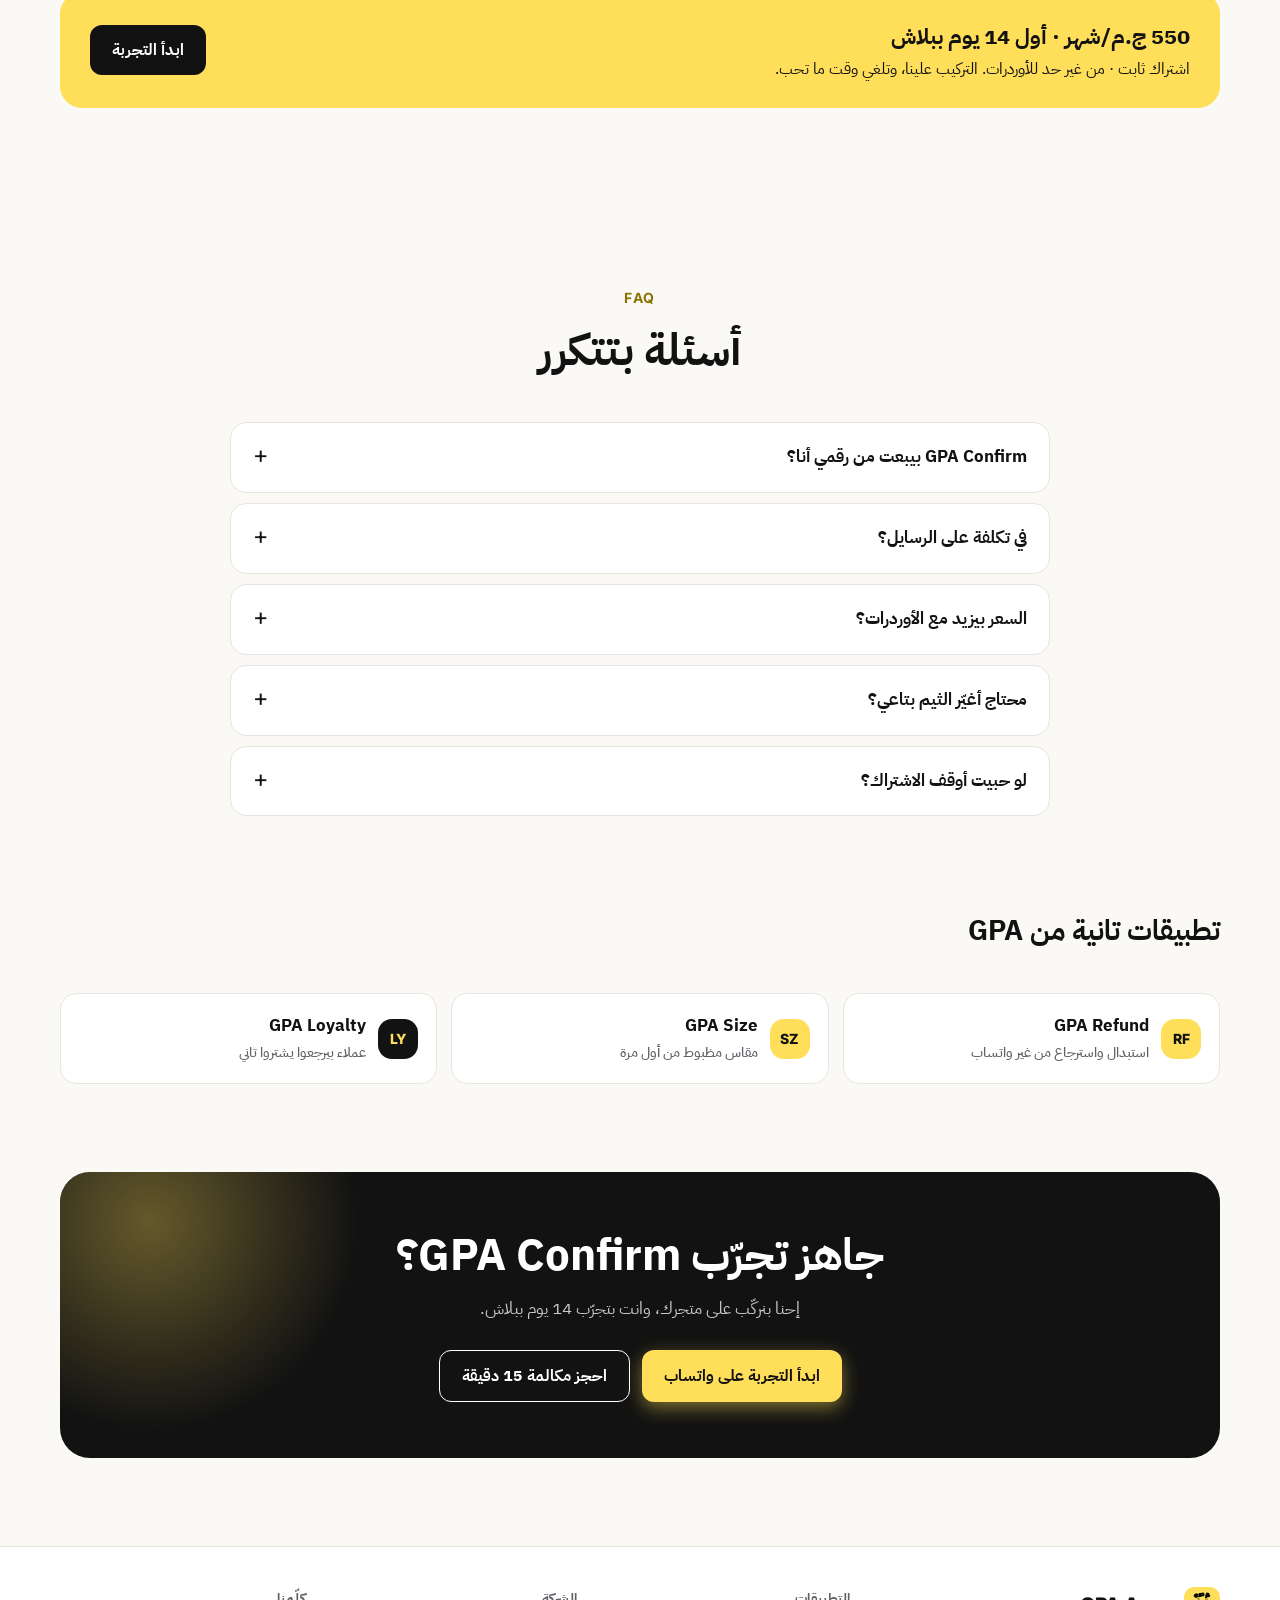
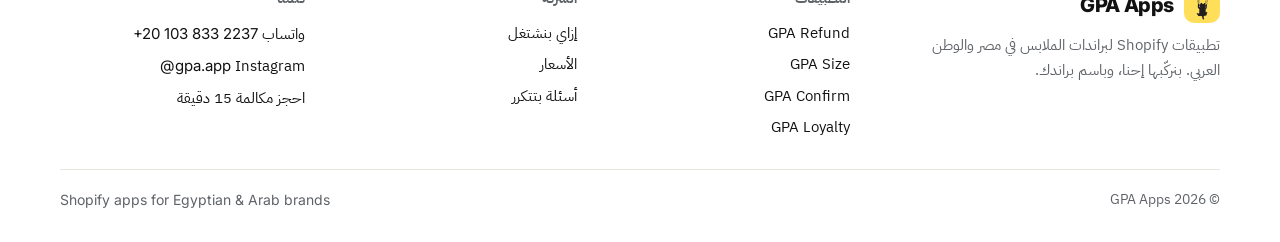
<file: confirm.html>
<!doctype html>
<html lang="ar" dir="rtl">
<head>
<meta charset="utf-8">
<meta name="viewport" content="width=device-width,initial-scale=1">
<title>GPA Confirm | تأكيد أوردرات الكاش على واتساب لمتجر Shopify</title>
<meta name="description" content="رسالة واتساب أوتوماتيك لكل أوردر كاش من رقم براندك، والعميل يأكّد أو يلغي بضغطة. متشحنش أوردر هيرجع. 550 ج.م في الشهر.">
<meta property="og:title" content="GPA Confirm | تأكيد أوردرات الكاش على واتساب لمتجر Shopify">
<meta property="og:description" content="رسالة واتساب أوتوماتيك لكل أوردر كاش من رقم براندك، والعميل يأكّد أو يلغي بضغطة. متشحنش أوردر هيرجع. 550 ج.م في الشهر.">
<meta property="og:image" content="https://gpa-refund-site-production.up.railway.app/og-confirm.jpg">
<meta name="twitter:card" content="summary_large_image">
<meta property="og:type" content="website">
<meta name="theme-color" content="#FFDE59">
<link rel="icon" href="/favicon.ico">
<link rel="apple-touch-icon" href="/apple-touch-icon.png">
<link rel="preconnect" href="https://fonts.googleapis.com"><link rel="preconnect" href="https://fonts.gstatic.com" crossorigin>
<link href="https://fonts.googleapis.com/css2?family=IBM+Plex+Sans+Arabic:wght@400;500;600;700&family=Inter:wght@300;400;600;700;800&display=swap" rel="stylesheet">
<link rel="stylesheet" href="/site.css">
</head>
<body>
<a class="skip" href="#main">تخطّى للمحتوى</a>
<header class="nav"><div class="wrap">
  <a class="logo" href="/" aria-label="GPA Apps"><img src="/gpa-logo.png" alt="" width="36" height="36">GPA</a>
  <ul class="nav-links" id="navlinks">
    <li><a href="/#apps" aria-current="page">التطبيقات</a></li>
    <li><a href="/#how">إزاي بنشتغل</a></li>
    <li><a href="/#pricing">الأسعار</a></li>
    <li><a href="/#faq">أسئلة</a></li>
    <li><a href="https://wa.me/201038332237?text=%D8%A3%D9%87%D9%84%D8%A7%D9%8B%20GPA%20%F0%9F%91%8B%20%D8%B9%D8%A7%D9%8A%D8%B2%20%D8%A3%D8%AD%D8%AC%D8%B2%20%D9%85%D9%83%D8%A7%D9%84%D9%85%D8%A9%2015%20%D8%AF%D9%82%D9%8A%D9%82%D8%A9%20%D9%86%D8%AA%D9%83%D9%84%D9%85%20%D9%81%D9%8A%D9%87%D8%A7%20%D8%B9%D9%86%20%D8%A7%D9%84%D8%AA%D8%B7%D8%A8%D9%8A%D9%82%D8%A7%D8%AA%20%D8%A7%D9%84%D9%84%D9%8A%20%D8%AA%D9%86%D9%81%D8%B9%20%D9%85%D8%AA%D8%AC%D8%B1%D9%8A.%20%D8%A7%D8%B3%D9%85%20%D8%A7%D9%84%D8%A8%D8%B1%D8%A7%D9%86%D8%AF%3A%20" target="_blank" rel="noopener">احجز مكالمة</a></li>
  </ul>
  <a class="btn btn-y btn-sm" href="https://wa.me/201038332237?text=%D8%A3%D9%87%D9%84%D8%A7%D9%8B%20GPA%20%F0%9F%91%8B%20%D8%B9%D8%A7%D9%8A%D8%B2%20%D8%A3%D8%AC%D8%B1%D9%91%D8%A8%20%D8%A7%D9%84%D8%AA%D8%B7%D8%A8%D9%8A%D9%82%D8%A7%D8%AA%2014%20%D9%8A%D9%88%D9%85%20%D8%A8%D8%A8%D9%84%D8%A7%D8%B4%20%D8%B9%D9%84%D9%89%20%D9%85%D8%AA%D8%AC%D8%B1%D9%8A" target="_blank" rel="noopener">جرّب 14 يوم ببلاش</a>
  <button class="menu-btn" aria-label="القايمة" aria-expanded="false" aria-controls="navlinks">☰</button>
</div></header>
<main id="main">
<section class="ahero"><div class="wrap"><div>
<p class="crumbs"><a href="/">GPA</a> / <a href="/#apps">التطبيقات</a> / <span class="en">GPA Confirm</span></p>
<span class="eyebrow"><i></i><span class="en">GPA Confirm</span></span>
<h1>أوردرات <mark>متأكدة</mark> قبل الشحن.</h1><p class="lead">أول ما أوردر الدفع عند الاستلام يتعمل، العميل بتوصله رسالة واتساب من رقم براندك بتفاصيل الأوردر وزرارين: أكّد أو إلغاء.</p>
<div class="cta-row"><a class="btn btn-y" href="https://wa.me/201038332237?text=%D8%A3%D9%87%D9%84%D8%A7%D9%8B%20GPA%20%F0%9F%91%8B%20%D8%B9%D8%A7%D9%8A%D8%B2%20%D8%A3%D8%AC%D8%B1%D9%91%D8%A8%20GPA%20Confirm%2014%20%D9%8A%D9%88%D9%85%20%D8%A8%D8%A8%D9%84%D8%A7%D8%B4" target="_blank" rel="noopener">جرّبه 14 يوم ببلاش</a><a class="btn btn-ghost" href="https://wa.me/201038332237?text=%D8%A3%D9%87%D9%84%D8%A7%D9%8B%20GPA%20%F0%9F%91%8B%20%D8%B9%D8%A7%D9%8A%D8%B2%20%D8%A3%D8%AD%D8%AC%D8%B2%20%D9%85%D9%83%D8%A7%D9%84%D9%85%D8%A9%2015%20%D8%AF%D9%82%D9%8A%D9%82%D8%A9%20%D9%86%D8%AA%D9%83%D9%84%D9%85%20%D9%81%D9%8A%D9%87%D8%A7%20%D8%B9%D9%86%20%D8%A7%D9%84%D8%AA%D8%B7%D8%A8%D9%8A%D9%82%D8%A7%D8%AA%20%D8%A7%D9%84%D9%84%D9%8A%20%D8%AA%D9%86%D9%81%D8%B9%20%D9%85%D8%AA%D8%AC%D8%B1%D9%8A.%20%D8%A7%D8%B3%D9%85%20%D8%A7%D9%84%D8%A8%D8%B1%D8%A7%D9%86%D8%AF%3A%20" target="_blank" rel="noopener">احجز مكالمة</a></div>
<span class="price-tag"><b>550</b> ج.م/شهر <span style="color:var(--muted);font-weight:500">· اشتراك ثابت · من غير حد للأوردرات</span></span></div>
<div class="f-media" style="min-height:420px"><div class="mock m-wa" aria-hidden="true"><div class="mock-h" style="background:#075e54;color:#fff;border:0"><b>WA</b>براندك</div><div class="mock-b">
<div class="bubble">أهلاً أحمد 👋 أوردرك <span class="en">#1042</span> بـ 1,250 ج.م جاهز للشحن. تأكّده؟</div>
<div class="wa-btns"><span>✓ أكّد</span><span>✕ إلغاء</span></div>
<div class="bubble me" style="margin-top:8px">✓ أكّد</div></div></div></div></div></section>
<section style="padding-top:40px"><div class="wrap"><div class="sec-head rv"><span class="kicker en">How it works</span><h2>بيشتغل إزاي؟</h2></div><div class="how"><div class="rv"><b class="en">1</b><h3>أوردر جديد</h3><p>العميل يعمل أوردر كاش على متجرك.</p></div><div class="rv"><b class="en">2</b><h3>رسالة واتساب</h3><p>بتوصله رسالة من رقم براندك بالتفاصيل والإجمالي.</p></div><div class="rv"><b class="en">3</b><h3>أكّد أو إلغاء</h3><p>يرد بضغطة زرار، من غير ما حد يتصل.</p></div><div class="rv"><b class="en">4</b><h3>اشحن المتأكد</h3><p>الأوردر بيتعلّم في Shopify، وتشحن المتأكد بس.</p></div></div></div></section>
<section style="padding-top:0"><div class="wrap"><div class="sec-head rv"><span class="kicker en">Features</span><h2>كل اللي محتاجه، من غير تعقيد</h2></div><div class="grid3"><div class="card rv"><div class="ico">💸</div><h3 style="font-size:19px">وفّر الشحن الراجع</h3><p>كل أوردر بيرجع بيكلفك شحن رايح جاي. التأكيد بيقلل ده.</p></div><div class="card rv"><div class="ico">🏷️</div><h3 style="font-size:19px">علامات في Shopify</h3><p>الأوردر بيتعلّم متأكد أو ملغي أو مستني رد.</p></div><div class="card rv"><div class="ico">📊</div><h3 style="font-size:19px">لوحة متابعة</h3><p>نسبة التأكيد والأوردرات المستنية والفلوس اللي وفّرتها.</p></div><div class="card rv"><div class="ico">📱</div><h3 style="font-size:19px">من رقم براندك</h3><p>الرسايل بتطلع من رقم واتساب براندك الرسمي.</p></div><div class="card rv"><div class="ico">⏰</div><h3 style="font-size:19px">تذكير لو مردّش</h3><p>رسالة تانية لو العميل مردّش في وقت تحدده.</p></div><div class="card rv"><div class="ico">♾️</div><h3 style="font-size:19px">من غير حد للأوردرات</h3><p>سعر ثابت مهما كان عدد الأوردرات.</p></div></div></div></section>
<section style="padding-top:0"><div class="wrap"><div class="trial rv" style="margin:0"><div><b>550 ج.م/شهر · أول 14 يوم ببلاش</b><p>اشتراك ثابت · من غير حد للأوردرات. التركيب علينا، وتلغي وقت ما تحب.</p></div><a class="btn btn-dark" href="https://wa.me/201038332237?text=%D8%A3%D9%87%D9%84%D8%A7%D9%8B%20GPA%20%F0%9F%91%8B%20%D8%B9%D8%A7%D9%8A%D8%B2%20%D8%A3%D8%AC%D8%B1%D9%91%D8%A8%20GPA%20Confirm%2014%20%D9%8A%D9%88%D9%85%20%D8%A8%D8%A8%D9%84%D8%A7%D8%B4" target="_blank" rel="noopener">ابدأ التجربة</a></div></div></section>
<section id="faq"><div class="wrap"><div class="sec-head center rv"><span class="kicker en">FAQ</span><h2>أسئلة بتتكرر</h2></div><div class="faq"><details class="rv"><summary>GPA Confirm بيبعت من رقمي أنا؟</summary><p>أيوه. الرسايل بتطلع من رقم واتساب براندك الرسمي، وبنساعدك تربطه على WhatsApp Business.</p></details><details class="rv"><summary>في تكلفة على الرسايل؟</summary><p>رسايل واتساب بتتحاسب من Meta على رقم براندك، حسب تسعيرتهم في مصر.</p></details><details class="rv"><summary>السعر بيزيد مع الأوردرات؟</summary><p>لأ. 550 ج.م في الشهر سعر ثابت مهما كان عدد الأوردرات.</p></details><details class="rv"><summary>محتاج أغيّر الثيم بتاعي؟</summary><p>لأ. كل تطبيق بيتركّب كجزء من الثيم الحالي، وبنجربه على نسخة الأول قبل ما يظهر لعملائك.</p></details><details class="rv"><summary>لو حبيت أوقف الاشتراك؟</summary><p>بتوقفه وقت ما تحب، من غير عقود ولا مدة إجبارية.</p></details></div></div></section>
<section style="padding-top:0"><div class="wrap"><div class="sec-head rv"><h2 style="font-size:28px">تطبيقات تانية من GPA</h2></div><div class="others"><a href="/refund.html"><span class="app-ic en" style="width:40px;height:40px;font-size:14px">RF</span><span>GPA Refund<small>استبدال واسترجاع من غير واتساب</small></span></a><a href="/size.html"><span class="app-ic en" style="width:40px;height:40px;font-size:14px">SZ</span><span>GPA Size<small>مقاس مظبوط من أول مرة</small></span></a><a href="/loyalty.html"><span class="app-ic dark en" style="width:40px;height:40px;font-size:14px">LY</span><span>GPA Loyalty<small>عملاء بيرجعوا يشتروا تاني</small></span></a></div></div></section>
<div class="final"><div class="wrap"><div class="box rv"><h2>جاهز تجرّب GPA Confirm؟</h2><p>إحنا بنركّب على متجرك، وانت بتجرّب 14 يوم ببلاش.</p>
<div class="cta-row"><a class="btn btn-y" href="https://wa.me/201038332237?text=%D8%A3%D9%87%D9%84%D8%A7%D9%8B%20GPA%20%F0%9F%91%8B%20%D8%B9%D8%A7%D9%8A%D8%B2%20%D8%A3%D8%AC%D8%B1%D9%91%D8%A8%20%D8%A7%D9%84%D8%AA%D8%B7%D8%A8%D9%8A%D9%82%D8%A7%D8%AA%2014%20%D9%8A%D9%88%D9%85%20%D8%A8%D8%A8%D9%84%D8%A7%D8%B4%20%D8%B9%D9%84%D9%89%20%D9%85%D8%AA%D8%AC%D8%B1%D9%8A" target="_blank" rel="noopener">ابدأ التجربة على واتساب</a><a class="btn btn-ghost" href="https://wa.me/201038332237?text=%D8%A3%D9%87%D9%84%D8%A7%D9%8B%20GPA%20%F0%9F%91%8B%20%D8%B9%D8%A7%D9%8A%D8%B2%20%D8%A3%D8%AD%D8%AC%D8%B2%20%D9%85%D9%83%D8%A7%D9%84%D9%85%D8%A9%2015%20%D8%AF%D9%82%D9%8A%D9%82%D8%A9%20%D9%86%D8%AA%D9%83%D9%84%D9%85%20%D9%81%D9%8A%D9%87%D8%A7%20%D8%B9%D9%86%20%D8%A7%D9%84%D8%AA%D8%B7%D8%A8%D9%8A%D9%82%D8%A7%D8%AA%20%D8%A7%D9%84%D9%84%D9%8A%20%D8%AA%D9%86%D9%81%D8%B9%20%D9%85%D8%AA%D8%AC%D8%B1%D9%8A.%20%D8%A7%D8%B3%D9%85%20%D8%A7%D9%84%D8%A8%D8%B1%D8%A7%D9%86%D8%AF%3A%20" target="_blank" rel="noopener">احجز مكالمة 15 دقيقة</a></div></div></div></div>
</main>
<footer><div class="wrap">
  <div><a class="logo" href="/"><img src="/gpa-logo.png" alt="" width="36" height="36">GPA Apps</a>
    <p style="color:var(--muted);margin-top:10px;max-width:320px">تطبيقات Shopify لبراندات الملابس في مصر والوطن العربي. بنركّبها إحنا، وباسم براندك.</p></div>
  <div><h4>التطبيقات</h4><ul><li><a href="/refund.html">GPA Refund</a></li><li><a href="/size.html">GPA Size</a></li><li><a href="/confirm.html">GPA Confirm</a></li><li><a href="/loyalty.html">GPA Loyalty</a></li></ul></div>
  <div><h4>الشركة</h4><ul><li><a href="/#how">إزاي بنشتغل</a></li><li><a href="/#pricing">الأسعار</a></li><li><a href="/#faq">أسئلة بتتكرر</a></li></ul></div>
  <div><h4>كلّمنا</h4><ul><li><a href="https://wa.me/201038332237?text=%D8%A3%D9%87%D9%84%D8%A7%D9%8B%20GPA%20%F0%9F%91%8B" target="_blank" rel="noopener">واتساب <span class="en">+20 103 833 2237</span></a></li><li><a href="https://instagram.com/gpa.app" target="_blank" rel="noopener">Instagram <span class="en">@gpa.app</span></a></li><li><a href="https://wa.me/201038332237?text=%D8%A3%D9%87%D9%84%D8%A7%D9%8B%20GPA%20%F0%9F%91%8B%20%D8%B9%D8%A7%D9%8A%D8%B2%20%D8%A3%D8%AD%D8%AC%D8%B2%20%D9%85%D9%83%D8%A7%D9%84%D9%85%D8%A9%2015%20%D8%AF%D9%82%D9%8A%D9%82%D8%A9%20%D9%86%D8%AA%D9%83%D9%84%D9%85%20%D9%81%D9%8A%D9%87%D8%A7%20%D8%B9%D9%86%20%D8%A7%D9%84%D8%AA%D8%B7%D8%A8%D9%8A%D9%82%D8%A7%D8%AA%20%D8%A7%D9%84%D9%84%D9%8A%20%D8%AA%D9%86%D9%81%D8%B9%20%D9%85%D8%AA%D8%AC%D8%B1%D9%8A.%20%D8%A7%D8%B3%D9%85%20%D8%A7%D9%84%D8%A8%D8%B1%D8%A7%D9%86%D8%AF%3A%20" target="_blank" rel="noopener">احجز مكالمة 15 دقيقة</a></li></ul></div>
  <div class="copy"><span>© <span id="year">2026</span> GPA Apps</span><span class="en">Shopify apps for Egyptian &amp; Arab brands</span></div>
</div></footer>
<a class="wa-float" href="https://wa.me/201038332237?text=%D8%A3%D9%87%D9%84%D8%A7%D9%8B%20GPA%20%F0%9F%91%8B" target="_blank" rel="noopener" aria-label="كلّمنا واتساب"><svg viewBox="0 0 24 24" fill="currentColor" aria-hidden="true"><path d="M12 2a10 10 0 0 0-8.6 15.1L2 22l5-1.3A10 10 0 1 0 12 2Zm0 18.2c-1.5 0-3-.4-4.3-1.2l-.3-.2-3 .8.8-2.9-.2-.3A8.2 8.2 0 1 1 12 20.2Zm4.5-6.1c-.2-.1-1.5-.7-1.7-.8-.2-.1-.4-.1-.6.1l-.8 1c-.1.2-.3.2-.5.1a6.7 6.7 0 0 1-3.3-2.9c-.3-.4.2-.4.7-1.3.1-.2 0-.3 0-.4l-.8-1.8c-.2-.5-.4-.4-.6-.4h-.5a1 1 0 0 0-.7.3 3 3 0 0 0-.9 2.2 5.2 5.2 0 0 0 1.1 2.8 11.9 11.9 0 0 0 4.6 4c1.7.7 2.4.8 3.2.7.5-.1 1.5-.6 1.7-1.2.2-.6.2-1.1.2-1.2-.1-.1-.3-.2-.6-.3Z"/></svg><span>واتساب</span></a>
<script src="/site.js" defer></script>
</body></html>
</file>
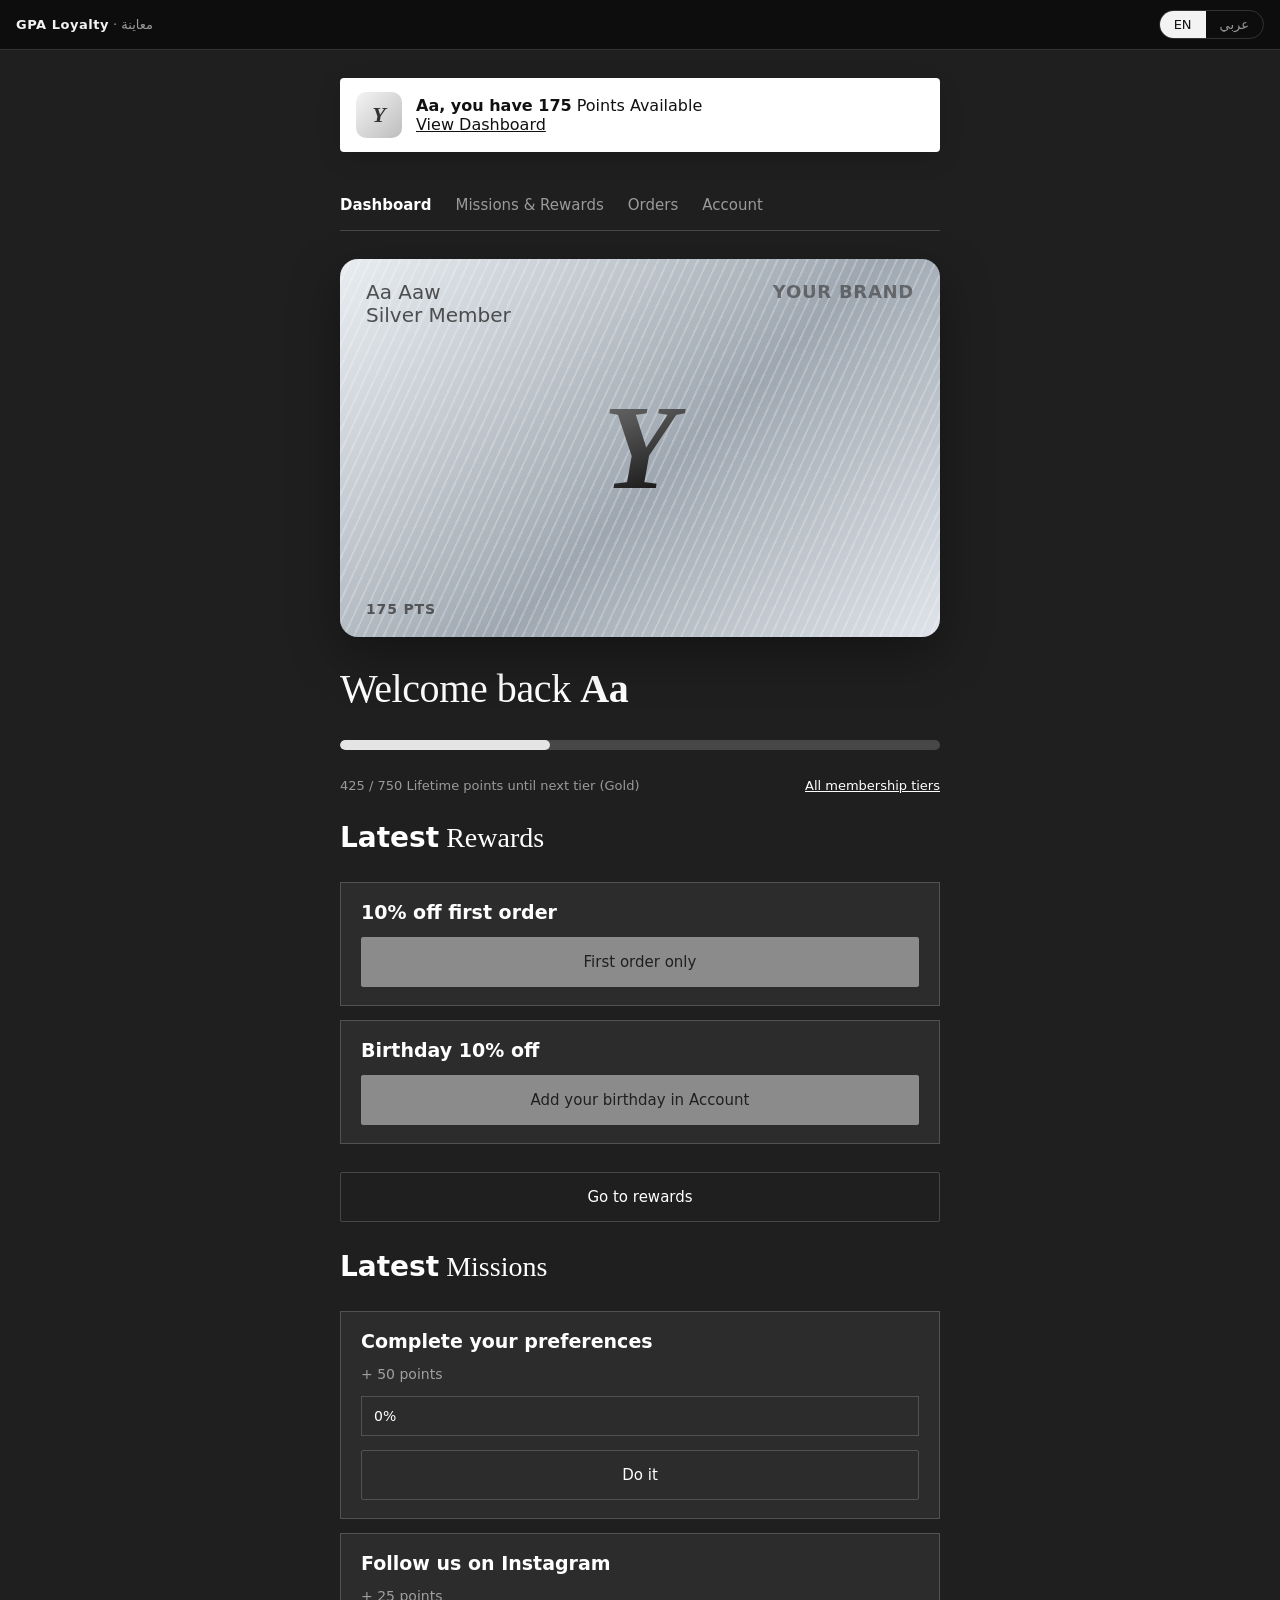
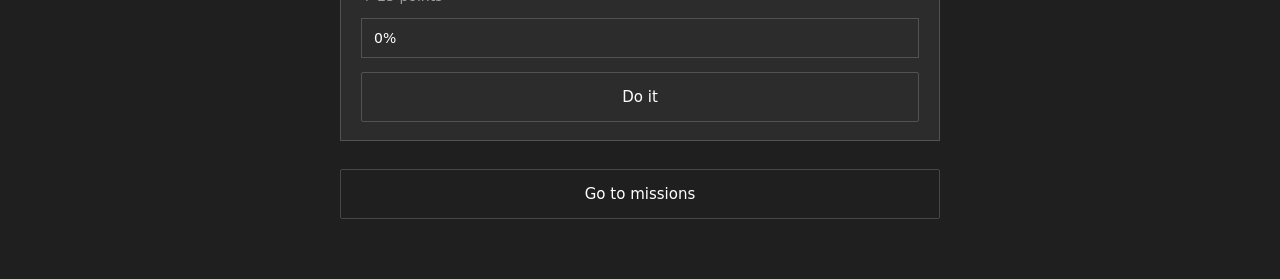
<file: loyalty-demo.html>
<!doctype html><html lang="en"><head><meta charset="utf-8"><meta name="robots" content="noindex,follow"><meta name="viewport" content="width=device-width,initial-scale=1"></head><body style="margin:0"><title>GPA Loyalty Preview</title>
<meta name="claude:viewport-fit-sides" content="cover">
<style>
  :root { --bg: #161616; --fg: #f3f3f3; --muted: #9a9a9a; --line: #333; color-scheme: dark; }
  body { background: var(--bg); color: var(--fg); font-family: -apple-system, system-ui, 'Segoe UI', sans-serif; }
  .demo-bar { position: sticky; top: env(safe-area-inset-top, 0px); z-index: 10; display: flex; justify-content: space-between; align-items: center; gap: 10px; padding-block: 10px; padding-left: max(16px, env(safe-area-inset-left, 0px)); padding-right: max(16px, env(safe-area-inset-right, 0px)); background: #0d0d0d; border-bottom: 1px solid var(--line); font-size: 13px; color: var(--muted); }
  body::before { content: ""; position: fixed; inset: 0 0 auto; height: env(safe-area-inset-top, 0px); z-index: 11; background: #0d0d0d; }
  .demo-bar b { color: var(--fg); letter-spacing: .04em; }
  .demo-bar .seg { display: inline-flex; border: 1px solid var(--line); border-radius: 999px; overflow: hidden; }
  .demo-bar .seg button { background: none; border: 0; color: var(--muted); padding: 6px 14px; font: inherit; cursor: pointer; }
  .demo-bar .seg button[aria-pressed="true"] { background: var(--fg); color: #111; }
  .demo-bar .seg button:focus-visible { outline: 2px solid var(--fg); outline-offset: -2px; }
</style>
<div class="demo-bar"><span><b>GPA Loyalty</b> · معاينة</span><span class="seg" role="group" aria-label="Language"><button type="button" data-l="en" aria-pressed="true">EN</button><button type="button" data-l="ar" aria-pressed="false">عربي</button></span></div>
<script>
(function () {
  var now = new Date(), bm = String(now.getMonth() + 1).padStart(2, '0');
  var S = { points: 175, lifetime: 425, birthday: '', size: 'L', missions: { signup: 1, first_order: 1 }, claimed: { off10: ['LOYAL10'] }, history: [
    { type: 'claim', points: -250, note: 'LOYAL10', created_at: '2026-10-21' }, { type: 'mission', points: 100, note: 'Make your first order', created_at: '2026-10-19' },
    { type: 'order', points: 250, note: '#1042', created_at: '2026-10-19' }, { type: 'order', points: 50, note: '#1007', created_at: '2026-10-02' }, { type: 'mission', points: 25, note: 'Join the club', created_at: '2026-10-01' } ] };
  var tiers = [{ name: 'Member', min: 0 }, { name: 'Silver', min: 250 }, { name: 'Gold', min: 750 }, { name: 'Black', min: 2000 }];
  var R = [{ id: 'first', t: '10% off first order', a: 'خصم 10% على أول أوردر', p: 0, k: 'first', code: 'WELCOME10' }, { id: 'birthday', t: 'Birthday 10% off', a: 'خصم 10% في شهر عيد ميلادك', p: 0, k: 'birthday', code: 'BDAY10' }, { id: 'ship', t: 'Free shipping', a: 'شحن مجاني', p: 150, k: 'points', code: 'FREESHIP' }, { id: 'off10', t: '10% off your order', a: 'خصم 10% على الأوردر', p: 250, k: 'points', code: 'LOYAL10' }];
  var M = [{ id: 'signup', t: 'Join the club', a: 'انضم للنادي', p: 25, type: 'auto' }, { id: 'prefs', t: 'Complete your preferences', a: 'كمّل بياناتك', p: 50, type: 'prefs' }, { id: 'first_order', t: 'Make your first order', a: 'اعمل أول أوردر', p: 100, type: 'auto' }, { id: 'instagram', t: 'Follow us on Instagram', a: 'تابعنا على انستجرام', p: 25, type: 'link', link: 'https://instagram.com' }];
  function view(lang) {
    var ar = lang === 'ar', t = tiers[0], next = null; tiers.forEach(function (x, i) { if (S.lifetime >= x.min) { t = x; next = tiers[i + 1] || null; } });
    return { brand: { name: 'YOUR BRAND', currency: 'EGP', rate: 0.1, tiers: tiers }, member: { name: 'Aa Aaw', points: S.points, lifetime: S.lifetime, joined: '2026-10-01', birthday: S.birthday, prefs: { size: S.size }, orders: 2 },
      tier: { tier: t.name, next: next && next.name, nextMin: next && next.min, toNext: next ? next.min - S.lifetime : 0, min: t.min },
      rewards: R.map(function (r) { var codes = (S.claimed[r.id] || []).map(function (c) { return { code: c }; }), av = S.points >= r.p, why = '';
        if (r.k === 'first') { av = false; why = ar ? 'لأول أوردر بس' : 'First order only'; }
        if (r.k === 'birthday') { if (!S.birthday || S.birthday.slice(5, 7) !== bm) { av = false; why = ar ? (S.birthday ? 'متاح في شهر عيد ميلادك' : 'ضيف عيد ميلادك في حسابك') : (S.birthday ? 'Available in your birthday month' : 'Add your birthday in Account'); } else if (codes.length) { av = false; why = ar ? 'استخدمته السنة دي' : 'Claimed this year'; } }
        return { id: r.id, title: ar ? r.a : r.t, desc: '', points: r.p, available: av, why: why, codes: codes }; }),
      missions: M.map(function (m) { return { id: m.id, title: ar ? m.a : m.t, points: m.p, type: m.type, link: m.link || '', done: !!S.missions[m.id] }; }),
      history: S.history };
  }
  var real = window.fetch;
  window.fetch = function (url, opt) {
    if (String(url).indexOf('https://demo.gpa/loyalty') !== 0) return real.apply(this, arguments);
    var u = String(url), body = opt && opt.body ? JSON.parse(opt.body) : {}, lang = body.lang || (u.match(/lang=(\w+)/) || [])[1];
    function add(type, pts, note) { S.points += pts; if (pts > 0) S.lifetime += pts; S.history.unshift({ type: type, points: pts, note: note, created_at: new Date().toISOString().slice(0, 10) }); }
    var out = null;
    if (u.indexOf('/claim') > 0) { var r = R.filter(function (x) { return x.id === body.reward; })[0], v = view(lang).rewards.filter(function (x) { return x.id === body.reward; })[0];
      if (v && v.available) { add('claim', -r.p, r.code); (S.claimed[r.id] = S.claimed[r.id] || []).unshift(r.code); out = view(lang); out.claimed = { id: r.id, code: r.code }; } else out = { error: 'not_available', why: v && v.why }; }
    else if (u.indexOf('/mission') > 0) { var m = M.filter(function (x) { return x.id === body.mission; })[0];
      if (m && !S.missions[m.id]) { if (m.id === 'prefs') { S.birthday = body.birthday; S.size = body.size; } S.missions[m.id] = 1; add('mission', m.p, m.t); } out = view(lang); }
    else out = view(lang);
    return new Promise(function (res) { setTimeout(function () { res(new Response(JSON.stringify(out), { status: out.error ? 400 : 200, headers: { 'Content-Type': 'application/json' } })); }, 250); });
  };
})();
</script><div data-v="en">

<style>
  #gl-en { --gl-bg: #1f1f1f; --gl-fg: #ffffff; --gl-muted: color-mix(in srgb, var(--gl-fg) 55%, transparent); --gl-line: color-mix(in srgb, var(--gl-fg) 18%, transparent); --gl-soft: color-mix(in srgb, var(--gl-fg) 6%, transparent); --gl-btn: #ffffff; --gl-btn-fg: #111111;
    background: var(--gl-bg); color: var(--gl-fg); padding: 28px 0 60px; font-family: inherit; }
  #gl-en * { box-sizing: border-box; }
  #gl-en .gl-wrap { max-width: 640px; margin: 0 auto; padding: 0 20px; display: grid; gap: 28px; }
  #gl-en .gl-toast { display: flex; gap: 14px; align-items: center; background: #fff; color: #111; padding: 14px 16px; border-radius: 4px; box-shadow: 0 6px 24px rgba(0,0,0,.12); }
  #gl-en .gl-toast i { width: 46px; height: 46px; border-radius: 10px; display: grid; place-items: center; background: linear-gradient(135deg,#f4f4f4,#bdbdbd); font: italic 700 22px Georgia, serif; color: #333; flex: none; }
  #gl-en .gl-toast a { color: inherit; }
  #gl-en .gl-card { position: relative; aspect-ratio: 1.586; border-radius: 18px; padding: 22px 26px; overflow: hidden; color: #2a2a2a; box-shadow: 0 18px 50px rgba(0,0,0,.35); }
  #gl-en .gl-card[data-t="0"] { background: repeating-linear-gradient(115deg, rgba(255,255,255,.25) 0 2px, transparent 2px 9px), linear-gradient(135deg,#f5f5f5,#cfcfcf 55%,#ececec); }
  #gl-en .gl-card[data-t="1"] { background: repeating-linear-gradient(115deg, rgba(255,255,255,.22) 0 2px, transparent 2px 9px), linear-gradient(135deg,#e9edf1,#9ea7b0 55%,#dfe4ea); }
  #gl-en .gl-card[data-t="2"] { background: repeating-linear-gradient(115deg, rgba(255,255,255,.2) 0 2px, transparent 2px 9px), linear-gradient(135deg,#f6e7b8,#c9a24b 55%,#f1dd9c); }
  #gl-en .gl-card[data-t="3"] { background: repeating-linear-gradient(115deg, rgba(255,255,255,.05) 0 2px, transparent 2px 9px), linear-gradient(135deg,#2b2b2b,#0b0b0b 55%,#333); color: #e9e9e9; }
  #gl-en .gl-card .n { font-size: 20px; line-height: 1.15; opacity: .8; }
  #gl-en .gl-card .b { position: absolute; top: 22px; inset-inline-end: 26px; font-weight: 800; letter-spacing: .04em; text-transform: uppercase; opacity: .55; font-size: 18px; }
  #gl-en .gl-card .logo { position: absolute; inset: 0; display: grid; place-items: center; font: italic 700 clamp(70px, 22vw, 120px)/1 Georgia, 'Times New Roman', serif; color: transparent; background: linear-gradient(160deg,#fff,#555 45%,#111 60%,#bbb); -webkit-background-clip: text; background-clip: text; }
  #gl-en .gl-card .logo img { max-width: 34%; max-height: 40%; object-fit: contain; filter: drop-shadow(0 2px 2px rgba(0,0,0,.25)); }
  #gl-en .gl-card .pts { position: absolute; bottom: 20px; inset-inline-start: 26px; font-weight: 700; font-size: 14px; letter-spacing: .06em; opacity: .7; }
  #gl-en h2 { font-size: clamp(28px, 7vw, 40px); font-weight: 400; margin: 0; letter-spacing: -.01em; font-family: Georgia, 'Times New Roman', serif; }
  #gl-en h2 b { font-family: inherit; font-weight: 700; }
  #gl-en h3 { font-size: 28px; font-weight: 400; margin: 0; font-family: Georgia, 'Times New Roman', serif; }
  #gl-en h3 b { font-family: -apple-system, system-ui, sans-serif; font-weight: 700; }
  #gl-en .gl-bar { height: 10px; border-radius: 10px; background: var(--gl-line); overflow: hidden; }
  #gl-en .gl-bar i { display: block; height: 100%; background: var(--gl-fg); opacity: .85; border-radius: 10px; transition: width .6s; }
  #gl-en .gl-row { display: flex; justify-content: space-between; gap: 10px; font-size: 13px; color: var(--gl-muted); flex-wrap: wrap; }
  #gl-en .gl-row a { color: var(--gl-fg); }
  #gl-en .gl-tabs { position: sticky; top: 0; z-index: 3; display: flex; gap: 24px; overflow-x: auto; background: var(--gl-bg); padding: 12px 0; border-bottom: 1px solid var(--gl-line); scrollbar-width: none; }
  #gl-en .gl-tabs button { background: none; border: 0; padding: 4px 0; font: inherit; font-size: 15px; color: var(--gl-muted); cursor: pointer; white-space: nowrap; }
  #gl-en .gl-tabs button[aria-selected=true] { color: var(--gl-fg); font-weight: 700; }
  #gl-en .gl-box { border: 1px solid var(--gl-line); padding: 18px 20px; display: grid; gap: 14px; background: var(--gl-soft); }
  #gl-en .gl-box h4 { margin: 0; font-size: 19px; font-weight: 600; }
  #gl-en .gl-box small { color: var(--gl-muted); font-size: 14px; }
  #gl-en .gl-btn { display: block; width: 100%; text-align: center; padding: 15px; font: inherit; font-size: 15px; cursor: pointer; border: 1px solid var(--gl-btn); background: var(--gl-btn); color: var(--gl-btn-fg); text-decoration: none; border-radius: 2px; }
  #gl-en .gl-btn.ghost { background: transparent; color: var(--gl-fg); border-color: var(--gl-line); }
  #gl-en .gl-btn:disabled { opacity: .45; cursor: default; }
  #gl-en .gl-code { display: flex; justify-content: space-between; align-items: center; gap: 10px; border: 1px dashed var(--gl-fg); padding: 10px 12px; font-family: ui-monospace, Menlo, monospace; letter-spacing: .08em; }
  #gl-en .gl-code button { background: none; border: 0; color: inherit; text-decoration: underline; cursor: pointer; font: inherit; letter-spacing: 0; }
  #gl-en .gl-prog { display: flex; align-items: center; border: 1px solid var(--gl-line); height: 40px; position: relative; overflow: hidden; }
  #gl-en .gl-prog i { position: absolute; inset-block: 0; inset-inline-start: 0; background: var(--gl-line); }
  #gl-en .gl-prog span { position: relative; padding: 0 12px; font-size: 14px; }
  #gl-en .gl-list { display: grid; gap: 14px; }
  #gl-en .gl-hist { display: grid; gap: 0; }
  #gl-en .gl-hist div { display: flex; justify-content: space-between; gap: 10px; padding: 12px 0; border-bottom: 1px solid var(--gl-line); font-size: 14px; }
  #gl-en .gl-hist b { font-variant-numeric: tabular-nums; }
  #gl-en .gl-hist .p { color: #4caf7d; } #gl-en .gl-hist .m { color: #e07a6a; }
  #gl-en .gl-f { display: grid; gap: 6px; font-size: 14px; }
  #gl-en .gl-f input, #gl-en .gl-f select { background: transparent; color: var(--gl-fg); border: 1px solid var(--gl-line); padding: 12px; font: inherit; border-radius: 2px; }
  #gl-en .gl-tiers { display: grid; grid-template-columns: repeat(auto-fit, minmax(110px, 1fr)); gap: 10px; }
  #gl-en .gl-tiers div { border: 1px solid var(--gl-line); padding: 12px; font-size: 13px; color: var(--gl-muted); }
  #gl-en .gl-tiers div.on { border-color: var(--gl-fg); color: var(--gl-fg); }
  #gl-en .gl-tiers b { display: block; font-size: 15px; color: var(--gl-fg); }
  #gl-en [hidden] { display: none !important; }
  #gl-en .gl-muted { color: var(--gl-muted); font-size: 14px; margin: 0; }
  #gl-en .gl-skel { height: 200px; border-radius: 18px; background: var(--gl-soft); }
</style>

<div id="gl-en" dir="ltr">
  <div class="gl-wrap" data-gl-root>
    
      <div class="gl-skel" data-gl-loading></div>
    
  </div>
  
  <script type="application/json" data-gl-config>{
    "api": "https://demo.gpa/loyalty", "cid": "1", "sig": "demo",
    "email": "aa@example.com", "name": "Aa", "last": "Aaw",
    "lang": "en", "club": "Prestige", "shop": "YOUR BRAND",
    "logo": "",
    "currency": "EGP"
  }</script>
  <script>
  (function () {
    var host = document.getElementById("gl-en"); if (!host || host.__gl) return; host.__gl = 1;
    var C = JSON.parse(host.querySelector('[data-gl-config]').textContent), AR = C.lang === 'ar', root = host.querySelector('[data-gl-root]');
    var T = AR ? { have: 'عندك', avail: 'نقطة متاحة', view: 'افتح الداشبورد', member: 'عضو', welcome: 'أهلًا تاني', until: 'نقطة إجمالية لحد المستوى الجاي', top: 'انت في أعلى مستوى', tiers: 'كل المستويات', dash: 'الرئيسية', mr: 'المهام والمكافآت', orders: 'الأوردرات', account: 'الحساب', claim: 'استبدل بـ', points: 'نقطة', free: 'مجانًا', rewards: 'المكافآت', go_r: 'كل المكافآت', missions: 'المهام', latest: 'آخر', go_m: 'كل المهام', done: 'اتعملت ✓', doit: 'اعملها', how: 'إزاي تكسب', hist: 'سجل النقاط', none: 'لسه مفيش حركة.', bd: 'تاريخ عيد ميلادك', size: 'مقاسك', save: 'احفظ', saved: 'اتحفظ ✓', copy: 'نسخ', copied: 'اتنسخ ✓', yourcodes: 'أكوادك', earn: 'كل {r} = نقطة على كل أوردر', joined: 'عضو من', since: '', orderPts: 'أوردر', mission: 'مهمة', claimEv: 'استبدال', adjust: 'تعديل', refund: 'مرتجع', err: 'حصلت مشكلة، جرّب تاني', bdLocked: 'عيد الميلاد مينفعش يتغير بعد ما يتحفظ' }
      : { have: 'you have', avail: 'Points Available', view: 'View Dashboard', member: 'Member', welcome: 'Welcome back', until: 'Lifetime points until next tier', top: "You're at the top tier", tiers: 'All membership tiers', dash: 'Dashboard', mr: 'Missions & Rewards', orders: 'Orders', account: 'Account', claim: 'Claim for', points: 'points', free: 'Claim for free', rewards: 'Rewards', go_r: 'Go to rewards', missions: 'Missions', latest: 'Latest', go_m: 'Go to missions', done: 'Completed ✓', doit: 'Do it', how: 'How to earn', hist: 'Points history', none: 'No activity yet.', bd: 'Your birthday', size: 'Your size', save: 'Save', saved: 'Saved ✓', copy: 'Copy', copied: 'Copied ✓', yourcodes: 'Your codes', earn: '1 point for every {r} spent', joined: 'Member since', since: '', orderPts: 'Order', mission: 'Mission', claimEv: 'Reward claimed', adjust: 'Adjustment', refund: 'Refund', err: 'Something went wrong, try again', bdLocked: "Birthday can't be changed once saved" };
    var D = null, tab = 'dash';
    function esc(s) { return String(s == null ? '' : s).replace(/[&<>"']/g, function (c) { return { '&': '&amp;', '<': '&lt;', '>': '&gt;', '"': '&quot;', "'": '&#39;' }[c]; }); }
    function q(extra) { var p = { cid: C.cid, sig: C.sig, email: C.email, name: [C.name, C.last].filter(Boolean).join(' '), lang: C.lang }; for (var k in extra) p[k] = extra[k]; return p; }
    function call(path, body) {
      var url = C.api + path, opt = {};
      if (body) { opt = { method: 'POST', headers: { 'Content-Type': 'application/json' }, body: JSON.stringify(q(body)) }; }
      else url += '?' + Object.keys(q({})).map(function (k) { return k + '=' + encodeURIComponent(q({})[k] || ''); }).join('&');
      return fetch(url, opt).then(function (r) { return r.json().then(function (j) { if (!r.ok) throw j; return j; }); });
    }
    function tIdx() { var ts = D.brand.tiers || [], i = 0; ts.forEach(function (t, k) { if (t.name === D.tier.tier) i = k; }); return Math.min(3, i); }
    function card() {
      return '<div class="gl-card" data-t="' + tIdx() + '"><span class="n">' + esc(D.member.name || C.name || '') + '<br>' + esc(D.tier.tier) + ' ' + (AR ? '' : T.member) + '</span><span class="b">' + esc(C.shop) + '</span><div class="logo">' + (C.logo ? '<img src="' + esc(C.logo) + '" alt="">' : esc(String(C.shop || 'G').charAt(0))) + '</div><span class="pts">' + D.member.points + ' ' + (AR ? 'نقطة' : 'PTS') + '</span></div>';
    }
    function progress() {
      var t = D.tier, life = D.member.lifetime;
      if (!t.next) return '<div class="gl-bar"><i style="width:100%"></i></div><div class="gl-row"><span>' + T.top + '</span></div>';
      var pct = Math.min(100, Math.round((life - t.min) / Math.max(1, t.nextMin - t.min) * 100));
      return '<div class="gl-bar"><i style="width:' + pct + '%"></i></div><div class="gl-row"><span>' + life + ' / ' + t.nextMin + ' ' + T.until + ' (' + esc(t.next) + ')</span><a href="#" data-go="account">' + T.tiers + '</a></div>';
    }
    function reward(r) {
      var codes = r.codes.length ? '<div class="gl-muted">' + T.yourcodes + '</div>' + r.codes.slice(0, 2).map(function (c) { return '<div class="gl-code"><span>' + esc(c.code) + '</span><button type="button" data-copy="' + esc(c.code) + '">' + T.copy + '</button></div>'; }).join('') : '';
      return '<div class="gl-box"><h4>' + esc(r.title) + '</h4>' + (r.desc ? '<small>' + esc(r.desc) + '</small>' : '') + codes +
        '<button type="button" class="gl-btn" data-claim="' + esc(r.id) + '"' + (r.available ? '' : ' disabled') + '>' + (r.available ? (r.points ? T.claim + ' ' + r.points + ' ' + T.points : T.free) : esc(r.why || (T.claim + ' ' + r.points + ' ' + T.points))) + '</button></div>';
    }
    function mission(m) {
      var body = '';
      if (m.type === 'link' && !m.done) body = m.link ? '<a class="gl-btn ghost" href="' + esc(m.link) + '" target="_blank" rel="noopener" data-mission="' + esc(m.id) + '">' + T.doit + '</a>' : '';
      if (m.type === 'prefs' && !m.done) body = '<button type="button" class="gl-btn ghost" data-go="account">' + T.doit + '</button>';
      return '<div class="gl-box"><h4>' + esc(m.title) + '</h4><small>+ ' + m.points + ' ' + T.points + '</small><div class="gl-prog"><i style="width:' + (m.done ? 100 : 0) + '%"></i><span>' + (m.done ? '100%' : '0%') + '</span></div>' + body + '</div>';
    }
    function history() {
      var L = { order: T.orderPts, mission: T.mission, claim: T.claimEv, adjust: T.adjust, refund: T.refund };
      return D.history.length ? '<div class="gl-hist">' + D.history.map(function (h) { return '<div><span>' + esc(L[h.type] || h.type) + (h.note ? ' · ' + esc(h.note) : '') + '<br><small class="gl-muted">' + esc(String(h.created_at).slice(0, 10)) + '</small></span><b class="' + (h.points >= 0 ? 'p' : 'm') + '" dir="ltr">' + (h.points > 0 ? '+' : '') + h.points + '</b></div>'; }).join('') + '</div>' : '<p class="gl-muted">' + T.none + '</p>';
    }
    function render() {
      var first = (C.name || D.member.name || '').split(' ')[0];
      var html = '<div class="gl-toast"><i>' + esc(String(C.shop || 'G').charAt(0)) + '</i><div><b>' + esc(first) + (AR ? '، ' : ', ') + T.have + ' ' + D.member.points + '</b> ' + T.avail + '<br><a href="#" data-go="dash">' + T.view + '</a></div></div>' +
        '<div class="gl-tabs" role="tablist">' + [['dash', T.dash], ['mr', T.mr], ['orders', T.orders], ['account', T.account]].map(function (x) { return '<button type="button" role="tab" data-tab="' + x[0] + '" aria-selected="' + (tab === x[0]) + '">' + x[1] + '</button>'; }).join('') + '</div>';
      if (tab === 'dash') html += card() + '<h2>' + T.welcome + ' <b>' + esc(first) + '</b></h2>' + progress() +
        '<h3>' + (AR ? 'آخر <b>المكافآت</b>' : '<b>Latest</b> Rewards') + '</h3><div class="gl-list">' + D.rewards.slice(0, 2).map(reward).join('') + '</div><button type="button" class="gl-btn ghost" data-tab="mr">' + T.go_r + '</button>' +
        '<h3>' + (AR ? 'آخر <b>المهام</b>' : '<b>Latest</b> Missions') + '</h3><div class="gl-list">' + D.missions.filter(function (m) { return !m.done; }).concat(D.missions.filter(function (m) { return m.done; })).slice(0, 2).map(mission).join('') + '</div><button type="button" class="gl-btn ghost" data-tab="mr">' + T.go_m + '</button>';
      if (tab === 'mr') html += '<h3>' + T.rewards + '</h3><div class="gl-list">' + D.rewards.map(reward).join('') + '</div><h3>' + T.missions + '</h3><p class="gl-muted">' + T.earn.replace('{r}', Math.round(1 / (D.brand.rate || 0.1)) + ' ' + esc(C.currency || '')) + '</p><div class="gl-list">' + D.missions.map(mission).join('') + '</div>';
      if (tab === 'orders') html += '<h3>' + T.hist + '</h3>' + history();
      if (tab === 'account') html += card() + '<p class="gl-muted">' + T.joined + ' ' + esc(String(D.member.joined).slice(0, 10)) + '</p>' +
        '<form class="gl-box" data-prefs><h4>' + T.account + '</h4><label class="gl-f">' + T.bd + '<input type="date" name="birthday" value="' + esc(D.member.birthday) + '"' + (D.member.birthday ? ' disabled' : '') + ' required></label><label class="gl-f">' + T.size + '<select name="size">' + ['', 'XS', 'S', 'M', 'L', 'XL', '2XL', '3XL'].map(function (s) { return '<option' + ((D.member.prefs || {}).size === s ? ' selected' : '') + '>' + s + '</option>'; }).join('') + '</select></label>' + (D.member.birthday ? '<p class="gl-muted">' + T.bdLocked + '</p>' : '<button class="gl-btn" type="submit">' + T.save + '</button>') + '</form>' +
        '<h3>' + T.tiers + '</h3><div class="gl-tiers">' + D.brand.tiers.map(function (t) { return '<div class="' + (t.name === D.tier.tier ? 'on' : '') + '"><b>' + esc(t.name) + '</b>' + t.min + '+ ' + T.points + '</div>'; }).join('') + '</div>';
      root.innerHTML = html;
    }
    function load() { return call('/me').then(function (d) { D = d; render(); }).catch(function () { root.innerHTML = '<p class="gl-muted">' + T.err + '</p>'; }); }
    root.addEventListener('click', function (e) {
      var t = e.target.closest('[data-tab],[data-go],[data-claim],[data-copy],[data-mission]'); if (!t) return;
      if (t.hasAttribute('data-tab') || t.hasAttribute('data-go')) { e.preventDefault(); tab = t.getAttribute('data-tab') || t.getAttribute('data-go'); render(); root.scrollIntoView({ behavior: 'smooth', block: 'start' }); return; }
      if (t.hasAttribute('data-copy')) { var c = t.getAttribute('data-copy'); (navigator.clipboard ? navigator.clipboard.writeText(c) : Promise.reject()).then(function () { t.textContent = T.copied; }, function () {}); return; }
      if (t.hasAttribute('data-claim')) { t.disabled = true; call('/claim', { reward: t.getAttribute('data-claim') }).then(function (d) { D = d; render(); }).catch(function (er) { t.disabled = false; alert((er && er.why) || T.err); }); return; }
      if (t.hasAttribute('data-mission')) { call('/mission', { mission: t.getAttribute('data-mission') }).then(function (d) { D = d; setTimeout(render, 400); }).catch(function () {}); }
    });
    root.addEventListener('submit', function (e) {
      if (!e.target.hasAttribute('data-prefs')) return; e.preventDefault();
      var f = e.target, b = f.querySelector('button'); if (b) b.disabled = true;
      call('/mission', { mission: 'prefs', birthday: f.birthday.value, size: f.size.value }).then(function (d) { D = d; render(); }).catch(function () { if (b) b.disabled = false; alert(T.err); });
    });
    if (location.hash === '#rewards') tab = 'mr';
    load();
  })();
  </script>
  
</div>

</div><div data-v="ar" hidden>

<style>
  #gl-ar { --gl-bg: #1f1f1f; --gl-fg: #ffffff; --gl-muted: color-mix(in srgb, var(--gl-fg) 55%, transparent); --gl-line: color-mix(in srgb, var(--gl-fg) 18%, transparent); --gl-soft: color-mix(in srgb, var(--gl-fg) 6%, transparent); --gl-btn: #ffffff; --gl-btn-fg: #111111;
    background: var(--gl-bg); color: var(--gl-fg); padding: 28px 0 60px; font-family: inherit; }
  #gl-ar * { box-sizing: border-box; }
  #gl-ar .gl-wrap { max-width: 640px; margin: 0 auto; padding: 0 20px; display: grid; gap: 28px; }
  #gl-ar .gl-toast { display: flex; gap: 14px; align-items: center; background: #fff; color: #111; padding: 14px 16px; border-radius: 4px; box-shadow: 0 6px 24px rgba(0,0,0,.12); }
  #gl-ar .gl-toast i { width: 46px; height: 46px; border-radius: 10px; display: grid; place-items: center; background: linear-gradient(135deg,#f4f4f4,#bdbdbd); font: italic 700 22px Georgia, serif; color: #333; flex: none; }
  #gl-ar .gl-toast a { color: inherit; }
  #gl-ar .gl-card { position: relative; aspect-ratio: 1.586; border-radius: 18px; padding: 22px 26px; overflow: hidden; color: #2a2a2a; box-shadow: 0 18px 50px rgba(0,0,0,.35); }
  #gl-ar .gl-card[data-t="0"] { background: repeating-linear-gradient(115deg, rgba(255,255,255,.25) 0 2px, transparent 2px 9px), linear-gradient(135deg,#f5f5f5,#cfcfcf 55%,#ececec); }
  #gl-ar .gl-card[data-t="1"] { background: repeating-linear-gradient(115deg, rgba(255,255,255,.22) 0 2px, transparent 2px 9px), linear-gradient(135deg,#e9edf1,#9ea7b0 55%,#dfe4ea); }
  #gl-ar .gl-card[data-t="2"] { background: repeating-linear-gradient(115deg, rgba(255,255,255,.2) 0 2px, transparent 2px 9px), linear-gradient(135deg,#f6e7b8,#c9a24b 55%,#f1dd9c); }
  #gl-ar .gl-card[data-t="3"] { background: repeating-linear-gradient(115deg, rgba(255,255,255,.05) 0 2px, transparent 2px 9px), linear-gradient(135deg,#2b2b2b,#0b0b0b 55%,#333); color: #e9e9e9; }
  #gl-ar .gl-card .n { font-size: 20px; line-height: 1.15; opacity: .8; }
  #gl-ar .gl-card .b { position: absolute; top: 22px; inset-inline-end: 26px; font-weight: 800; letter-spacing: .04em; text-transform: uppercase; opacity: .55; font-size: 18px; }
  #gl-ar .gl-card .logo { position: absolute; inset: 0; display: grid; place-items: center; font: italic 700 clamp(70px, 22vw, 120px)/1 Georgia, 'Times New Roman', serif; color: transparent; background: linear-gradient(160deg,#fff,#555 45%,#111 60%,#bbb); -webkit-background-clip: text; background-clip: text; }
  #gl-ar .gl-card .logo img { max-width: 34%; max-height: 40%; object-fit: contain; filter: drop-shadow(0 2px 2px rgba(0,0,0,.25)); }
  #gl-ar .gl-card .pts { position: absolute; bottom: 20px; inset-inline-start: 26px; font-weight: 700; font-size: 14px; letter-spacing: .06em; opacity: .7; }
  #gl-ar h2 { font-size: clamp(28px, 7vw, 40px); font-weight: 400; margin: 0; letter-spacing: -.01em; font-family: Georgia, 'Times New Roman', serif; }
  #gl-ar h2 b { font-family: inherit; font-weight: 700; }
  #gl-ar h3 { font-size: 28px; font-weight: 400; margin: 0; font-family: Georgia, 'Times New Roman', serif; }
  #gl-ar h3 b { font-family: -apple-system, system-ui, sans-serif; font-weight: 700; }
  #gl-ar .gl-bar { height: 10px; border-radius: 10px; background: var(--gl-line); overflow: hidden; }
  #gl-ar .gl-bar i { display: block; height: 100%; background: var(--gl-fg); opacity: .85; border-radius: 10px; transition: width .6s; }
  #gl-ar .gl-row { display: flex; justify-content: space-between; gap: 10px; font-size: 13px; color: var(--gl-muted); flex-wrap: wrap; }
  #gl-ar .gl-row a { color: var(--gl-fg); }
  #gl-ar .gl-tabs { position: sticky; top: 0; z-index: 3; display: flex; gap: 24px; overflow-x: auto; background: var(--gl-bg); padding: 12px 0; border-bottom: 1px solid var(--gl-line); scrollbar-width: none; }
  #gl-ar .gl-tabs button { background: none; border: 0; padding: 4px 0; font: inherit; font-size: 15px; color: var(--gl-muted); cursor: pointer; white-space: nowrap; }
  #gl-ar .gl-tabs button[aria-selected=true] { color: var(--gl-fg); font-weight: 700; }
  #gl-ar .gl-box { border: 1px solid var(--gl-line); padding: 18px 20px; display: grid; gap: 14px; background: var(--gl-soft); }
  #gl-ar .gl-box h4 { margin: 0; font-size: 19px; font-weight: 600; }
  #gl-ar .gl-box small { color: var(--gl-muted); font-size: 14px; }
  #gl-ar .gl-btn { display: block; width: 100%; text-align: center; padding: 15px; font: inherit; font-size: 15px; cursor: pointer; border: 1px solid var(--gl-btn); background: var(--gl-btn); color: var(--gl-btn-fg); text-decoration: none; border-radius: 2px; }
  #gl-ar .gl-btn.ghost { background: transparent; color: var(--gl-fg); border-color: var(--gl-line); }
  #gl-ar .gl-btn:disabled { opacity: .45; cursor: default; }
  #gl-ar .gl-code { display: flex; justify-content: space-between; align-items: center; gap: 10px; border: 1px dashed var(--gl-fg); padding: 10px 12px; font-family: ui-monospace, Menlo, monospace; letter-spacing: .08em; }
  #gl-ar .gl-code button { background: none; border: 0; color: inherit; text-decoration: underline; cursor: pointer; font: inherit; letter-spacing: 0; }
  #gl-ar .gl-prog { display: flex; align-items: center; border: 1px solid var(--gl-line); height: 40px; position: relative; overflow: hidden; }
  #gl-ar .gl-prog i { position: absolute; inset-block: 0; inset-inline-start: 0; background: var(--gl-line); }
  #gl-ar .gl-prog span { position: relative; padding: 0 12px; font-size: 14px; }
  #gl-ar .gl-list { display: grid; gap: 14px; }
  #gl-ar .gl-hist { display: grid; gap: 0; }
  #gl-ar .gl-hist div { display: flex; justify-content: space-between; gap: 10px; padding: 12px 0; border-bottom: 1px solid var(--gl-line); font-size: 14px; }
  #gl-ar .gl-hist b { font-variant-numeric: tabular-nums; }
  #gl-ar .gl-hist .p { color: #4caf7d; } #gl-ar .gl-hist .m { color: #e07a6a; }
  #gl-ar .gl-f { display: grid; gap: 6px; font-size: 14px; }
  #gl-ar .gl-f input, #gl-ar .gl-f select { background: transparent; color: var(--gl-fg); border: 1px solid var(--gl-line); padding: 12px; font: inherit; border-radius: 2px; }
  #gl-ar .gl-tiers { display: grid; grid-template-columns: repeat(auto-fit, minmax(110px, 1fr)); gap: 10px; }
  #gl-ar .gl-tiers div { border: 1px solid var(--gl-line); padding: 12px; font-size: 13px; color: var(--gl-muted); }
  #gl-ar .gl-tiers div.on { border-color: var(--gl-fg); color: var(--gl-fg); }
  #gl-ar .gl-tiers b { display: block; font-size: 15px; color: var(--gl-fg); }
  #gl-ar [hidden] { display: none !important; }
  #gl-ar .gl-muted { color: var(--gl-muted); font-size: 14px; margin: 0; }
  #gl-ar .gl-skel { height: 200px; border-radius: 18px; background: var(--gl-soft); }
</style>

<div id="gl-ar" dir="rtl">
  <div class="gl-wrap" data-gl-root>
    
      <div class="gl-skel" data-gl-loading></div>
    
  </div>
  
  <script type="application/json" data-gl-config>{
    "api": "https://demo.gpa/loyalty", "cid": "1", "sig": "demo",
    "email": "aa@example.com", "name": "Aa", "last": "Aaw",
    "lang": "ar", "club": "Prestige", "shop": "YOUR BRAND",
    "logo": "",
    "currency": "EGP"
  }</script>
  <script>
  (function () {
    var host = document.getElementById("gl-ar"); if (!host || host.__gl) return; host.__gl = 1;
    var C = JSON.parse(host.querySelector('[data-gl-config]').textContent), AR = C.lang === 'ar', root = host.querySelector('[data-gl-root]');
    var T = AR ? { have: 'عندك', avail: 'نقطة متاحة', view: 'افتح الداشبورد', member: 'عضو', welcome: 'أهلًا تاني', until: 'نقطة إجمالية لحد المستوى الجاي', top: 'انت في أعلى مستوى', tiers: 'كل المستويات', dash: 'الرئيسية', mr: 'المهام والمكافآت', orders: 'الأوردرات', account: 'الحساب', claim: 'استبدل بـ', points: 'نقطة', free: 'مجانًا', rewards: 'المكافآت', go_r: 'كل المكافآت', missions: 'المهام', latest: 'آخر', go_m: 'كل المهام', done: 'اتعملت ✓', doit: 'اعملها', how: 'إزاي تكسب', hist: 'سجل النقاط', none: 'لسه مفيش حركة.', bd: 'تاريخ عيد ميلادك', size: 'مقاسك', save: 'احفظ', saved: 'اتحفظ ✓', copy: 'نسخ', copied: 'اتنسخ ✓', yourcodes: 'أكوادك', earn: 'كل {r} = نقطة على كل أوردر', joined: 'عضو من', since: '', orderPts: 'أوردر', mission: 'مهمة', claimEv: 'استبدال', adjust: 'تعديل', refund: 'مرتجع', err: 'حصلت مشكلة، جرّب تاني', bdLocked: 'عيد الميلاد مينفعش يتغير بعد ما يتحفظ' }
      : { have: 'you have', avail: 'Points Available', view: 'View Dashboard', member: 'Member', welcome: 'Welcome back', until: 'Lifetime points until next tier', top: "You're at the top tier", tiers: 'All membership tiers', dash: 'Dashboard', mr: 'Missions & Rewards', orders: 'Orders', account: 'Account', claim: 'Claim for', points: 'points', free: 'Claim for free', rewards: 'Rewards', go_r: 'Go to rewards', missions: 'Missions', latest: 'Latest', go_m: 'Go to missions', done: 'Completed ✓', doit: 'Do it', how: 'How to earn', hist: 'Points history', none: 'No activity yet.', bd: 'Your birthday', size: 'Your size', save: 'Save', saved: 'Saved ✓', copy: 'Copy', copied: 'Copied ✓', yourcodes: 'Your codes', earn: '1 point for every {r} spent', joined: 'Member since', since: '', orderPts: 'Order', mission: 'Mission', claimEv: 'Reward claimed', adjust: 'Adjustment', refund: 'Refund', err: 'Something went wrong, try again', bdLocked: "Birthday can't be changed once saved" };
    var D = null, tab = 'dash';
    function esc(s) { return String(s == null ? '' : s).replace(/[&<>"']/g, function (c) { return { '&': '&amp;', '<': '&lt;', '>': '&gt;', '"': '&quot;', "'": '&#39;' }[c]; }); }
    function q(extra) { var p = { cid: C.cid, sig: C.sig, email: C.email, name: [C.name, C.last].filter(Boolean).join(' '), lang: C.lang }; for (var k in extra) p[k] = extra[k]; return p; }
    function call(path, body) {
      var url = C.api + path, opt = {};
      if (body) { opt = { method: 'POST', headers: { 'Content-Type': 'application/json' }, body: JSON.stringify(q(body)) }; }
      else url += '?' + Object.keys(q({})).map(function (k) { return k + '=' + encodeURIComponent(q({})[k] || ''); }).join('&');
      return fetch(url, opt).then(function (r) { return r.json().then(function (j) { if (!r.ok) throw j; return j; }); });
    }
    function tIdx() { var ts = D.brand.tiers || [], i = 0; ts.forEach(function (t, k) { if (t.name === D.tier.tier) i = k; }); return Math.min(3, i); }
    function card() {
      return '<div class="gl-card" data-t="' + tIdx() + '"><span class="n">' + esc(D.member.name || C.name || '') + '<br>' + esc(D.tier.tier) + ' ' + (AR ? '' : T.member) + '</span><span class="b">' + esc(C.shop) + '</span><div class="logo">' + (C.logo ? '<img src="' + esc(C.logo) + '" alt="">' : esc(String(C.shop || 'G').charAt(0))) + '</div><span class="pts">' + D.member.points + ' ' + (AR ? 'نقطة' : 'PTS') + '</span></div>';
    }
    function progress() {
      var t = D.tier, life = D.member.lifetime;
      if (!t.next) return '<div class="gl-bar"><i style="width:100%"></i></div><div class="gl-row"><span>' + T.top + '</span></div>';
      var pct = Math.min(100, Math.round((life - t.min) / Math.max(1, t.nextMin - t.min) * 100));
      return '<div class="gl-bar"><i style="width:' + pct + '%"></i></div><div class="gl-row"><span>' + life + ' / ' + t.nextMin + ' ' + T.until + ' (' + esc(t.next) + ')</span><a href="#" data-go="account">' + T.tiers + '</a></div>';
    }
    function reward(r) {
      var codes = r.codes.length ? '<div class="gl-muted">' + T.yourcodes + '</div>' + r.codes.slice(0, 2).map(function (c) { return '<div class="gl-code"><span>' + esc(c.code) + '</span><button type="button" data-copy="' + esc(c.code) + '">' + T.copy + '</button></div>'; }).join('') : '';
      return '<div class="gl-box"><h4>' + esc(r.title) + '</h4>' + (r.desc ? '<small>' + esc(r.desc) + '</small>' : '') + codes +
        '<button type="button" class="gl-btn" data-claim="' + esc(r.id) + '"' + (r.available ? '' : ' disabled') + '>' + (r.available ? (r.points ? T.claim + ' ' + r.points + ' ' + T.points : T.free) : esc(r.why || (T.claim + ' ' + r.points + ' ' + T.points))) + '</button></div>';
    }
    function mission(m) {
      var body = '';
      if (m.type === 'link' && !m.done) body = m.link ? '<a class="gl-btn ghost" href="' + esc(m.link) + '" target="_blank" rel="noopener" data-mission="' + esc(m.id) + '">' + T.doit + '</a>' : '';
      if (m.type === 'prefs' && !m.done) body = '<button type="button" class="gl-btn ghost" data-go="account">' + T.doit + '</button>';
      return '<div class="gl-box"><h4>' + esc(m.title) + '</h4><small>+ ' + m.points + ' ' + T.points + '</small><div class="gl-prog"><i style="width:' + (m.done ? 100 : 0) + '%"></i><span>' + (m.done ? '100%' : '0%') + '</span></div>' + body + '</div>';
    }
    function history() {
      var L = { order: T.orderPts, mission: T.mission, claim: T.claimEv, adjust: T.adjust, refund: T.refund };
      return D.history.length ? '<div class="gl-hist">' + D.history.map(function (h) { return '<div><span>' + esc(L[h.type] || h.type) + (h.note ? ' · ' + esc(h.note) : '') + '<br><small class="gl-muted">' + esc(String(h.created_at).slice(0, 10)) + '</small></span><b class="' + (h.points >= 0 ? 'p' : 'm') + '" dir="ltr">' + (h.points > 0 ? '+' : '') + h.points + '</b></div>'; }).join('') + '</div>' : '<p class="gl-muted">' + T.none + '</p>';
    }
    function render() {
      var first = (C.name || D.member.name || '').split(' ')[0];
      var html = '<div class="gl-toast"><i>' + esc(String(C.shop || 'G').charAt(0)) + '</i><div><b>' + esc(first) + (AR ? '، ' : ', ') + T.have + ' ' + D.member.points + '</b> ' + T.avail + '<br><a href="#" data-go="dash">' + T.view + '</a></div></div>' +
        '<div class="gl-tabs" role="tablist">' + [['dash', T.dash], ['mr', T.mr], ['orders', T.orders], ['account', T.account]].map(function (x) { return '<button type="button" role="tab" data-tab="' + x[0] + '" aria-selected="' + (tab === x[0]) + '">' + x[1] + '</button>'; }).join('') + '</div>';
      if (tab === 'dash') html += card() + '<h2>' + T.welcome + ' <b>' + esc(first) + '</b></h2>' + progress() +
        '<h3>' + (AR ? 'آخر <b>المكافآت</b>' : '<b>Latest</b> Rewards') + '</h3><div class="gl-list">' + D.rewards.slice(0, 2).map(reward).join('') + '</div><button type="button" class="gl-btn ghost" data-tab="mr">' + T.go_r + '</button>' +
        '<h3>' + (AR ? 'آخر <b>المهام</b>' : '<b>Latest</b> Missions') + '</h3><div class="gl-list">' + D.missions.filter(function (m) { return !m.done; }).concat(D.missions.filter(function (m) { return m.done; })).slice(0, 2).map(mission).join('') + '</div><button type="button" class="gl-btn ghost" data-tab="mr">' + T.go_m + '</button>';
      if (tab === 'mr') html += '<h3>' + T.rewards + '</h3><div class="gl-list">' + D.rewards.map(reward).join('') + '</div><h3>' + T.missions + '</h3><p class="gl-muted">' + T.earn.replace('{r}', Math.round(1 / (D.brand.rate || 0.1)) + ' ' + esc(C.currency || '')) + '</p><div class="gl-list">' + D.missions.map(mission).join('') + '</div>';
      if (tab === 'orders') html += '<h3>' + T.hist + '</h3>' + history();
      if (tab === 'account') html += card() + '<p class="gl-muted">' + T.joined + ' ' + esc(String(D.member.joined).slice(0, 10)) + '</p>' +
        '<form class="gl-box" data-prefs><h4>' + T.account + '</h4><label class="gl-f">' + T.bd + '<input type="date" name="birthday" value="' + esc(D.member.birthday) + '"' + (D.member.birthday ? ' disabled' : '') + ' required></label><label class="gl-f">' + T.size + '<select name="size">' + ['', 'XS', 'S', 'M', 'L', 'XL', '2XL', '3XL'].map(function (s) { return '<option' + ((D.member.prefs || {}).size === s ? ' selected' : '') + '>' + s + '</option>'; }).join('') + '</select></label>' + (D.member.birthday ? '<p class="gl-muted">' + T.bdLocked + '</p>' : '<button class="gl-btn" type="submit">' + T.save + '</button>') + '</form>' +
        '<h3>' + T.tiers + '</h3><div class="gl-tiers">' + D.brand.tiers.map(function (t) { return '<div class="' + (t.name === D.tier.tier ? 'on' : '') + '"><b>' + esc(t.name) + '</b>' + t.min + '+ ' + T.points + '</div>'; }).join('') + '</div>';
      root.innerHTML = html;
    }
    function load() { return call('/me').then(function (d) { D = d; render(); }).catch(function () { root.innerHTML = '<p class="gl-muted">' + T.err + '</p>'; }); }
    root.addEventListener('click', function (e) {
      var t = e.target.closest('[data-tab],[data-go],[data-claim],[data-copy],[data-mission]'); if (!t) return;
      if (t.hasAttribute('data-tab') || t.hasAttribute('data-go')) { e.preventDefault(); tab = t.getAttribute('data-tab') || t.getAttribute('data-go'); render(); root.scrollIntoView({ behavior: 'smooth', block: 'start' }); return; }
      if (t.hasAttribute('data-copy')) { var c = t.getAttribute('data-copy'); (navigator.clipboard ? navigator.clipboard.writeText(c) : Promise.reject()).then(function () { t.textContent = T.copied; }, function () {}); return; }
      if (t.hasAttribute('data-claim')) { t.disabled = true; call('/claim', { reward: t.getAttribute('data-claim') }).then(function (d) { D = d; render(); }).catch(function (er) { t.disabled = false; alert((er && er.why) || T.err); }); return; }
      if (t.hasAttribute('data-mission')) { call('/mission', { mission: t.getAttribute('data-mission') }).then(function (d) { D = d; setTimeout(render, 400); }).catch(function () {}); }
    });
    root.addEventListener('submit', function (e) {
      if (!e.target.hasAttribute('data-prefs')) return; e.preventDefault();
      var f = e.target, b = f.querySelector('button'); if (b) b.disabled = true;
      call('/mission', { mission: 'prefs', birthday: f.birthday.value, size: f.size.value }).then(function (d) { D = d; render(); }).catch(function () { if (b) b.disabled = false; alert(T.err); });
    });
    if (location.hash === '#rewards') tab = 'mr';
    load();
  })();
  </script>
  
</div>

</div>
<script>
document.querySelector('.demo-bar .seg').addEventListener('click', function (e) { var b = e.target.closest('[data-l]'); if (!b) return; var l = b.getAttribute('data-l');
  document.querySelectorAll('.demo-bar [data-l]').forEach(function (x) { x.setAttribute('aria-pressed', String(x === b)); });
  document.querySelectorAll('[data-v]').forEach(function (x) { x.hidden = x.getAttribute('data-v') !== l; }); });
window.alert = function (m) { console.log(m); };
</script></body></html>
</file>
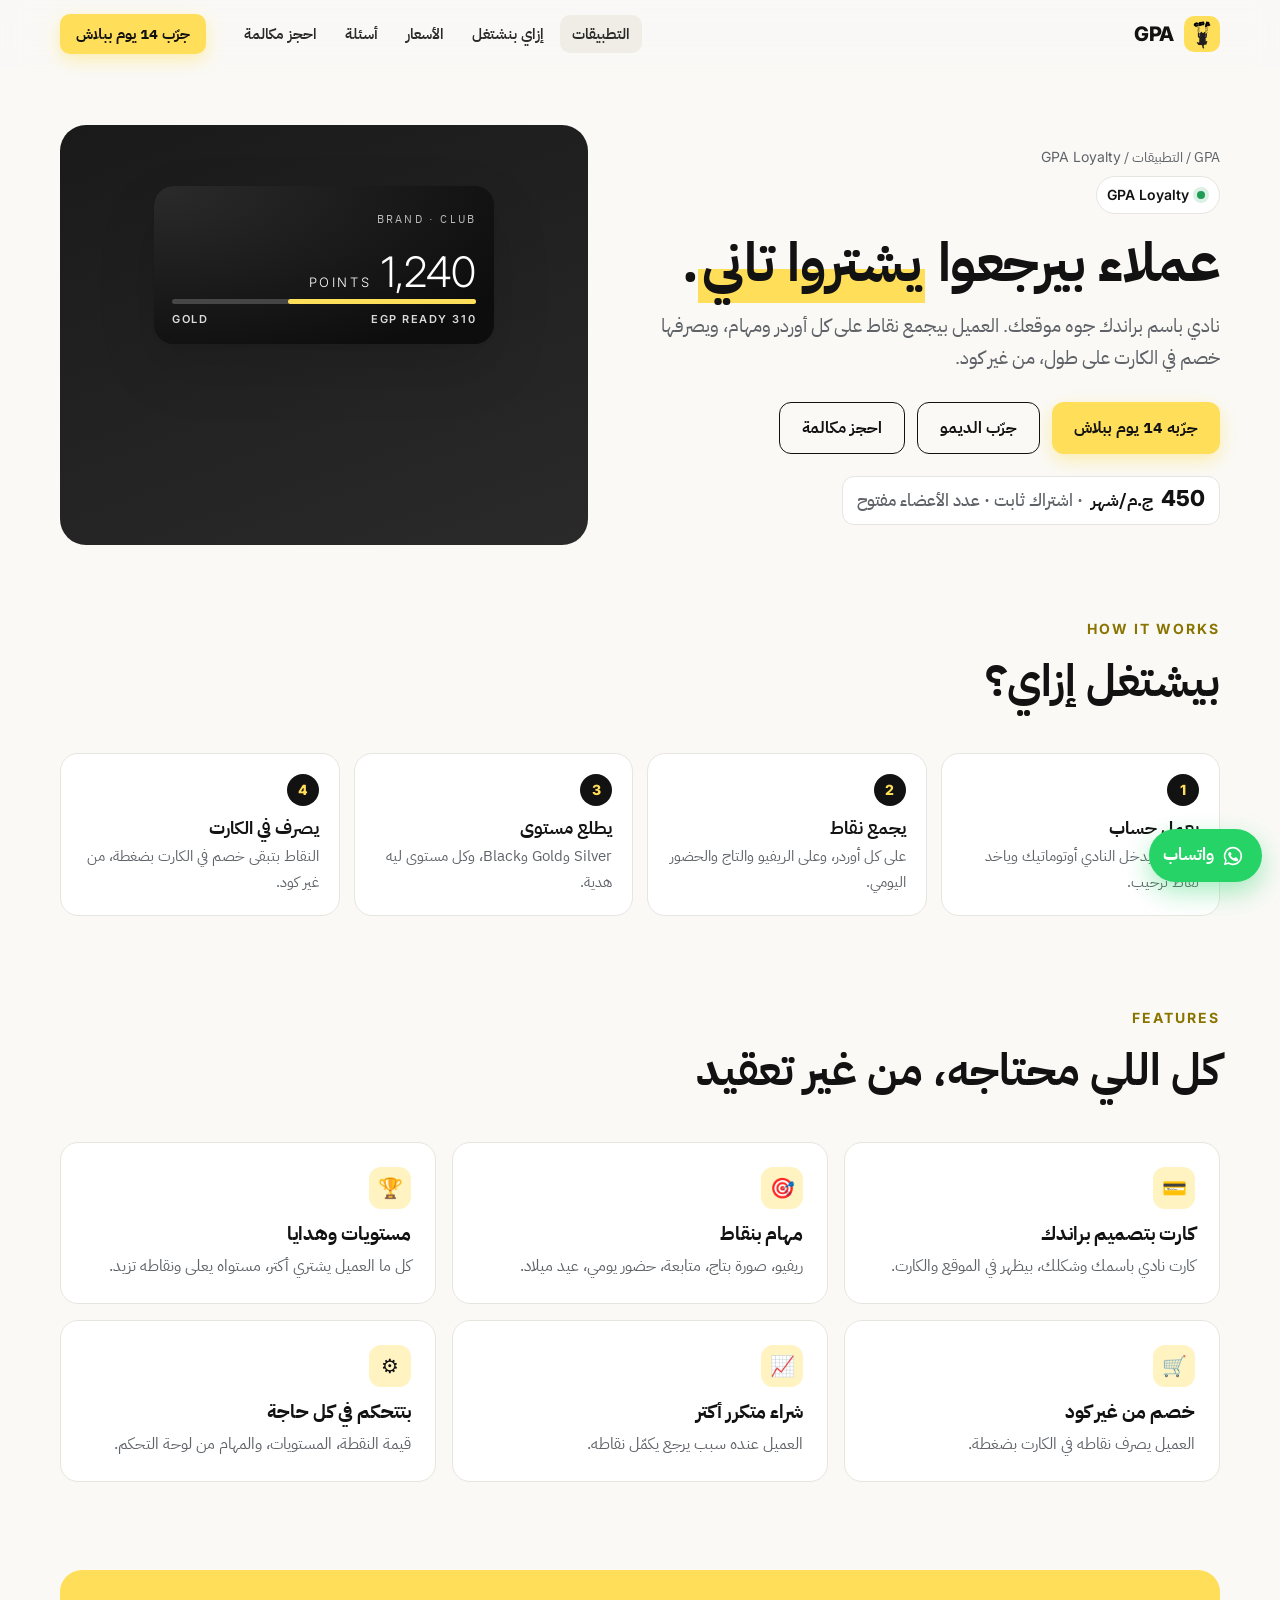
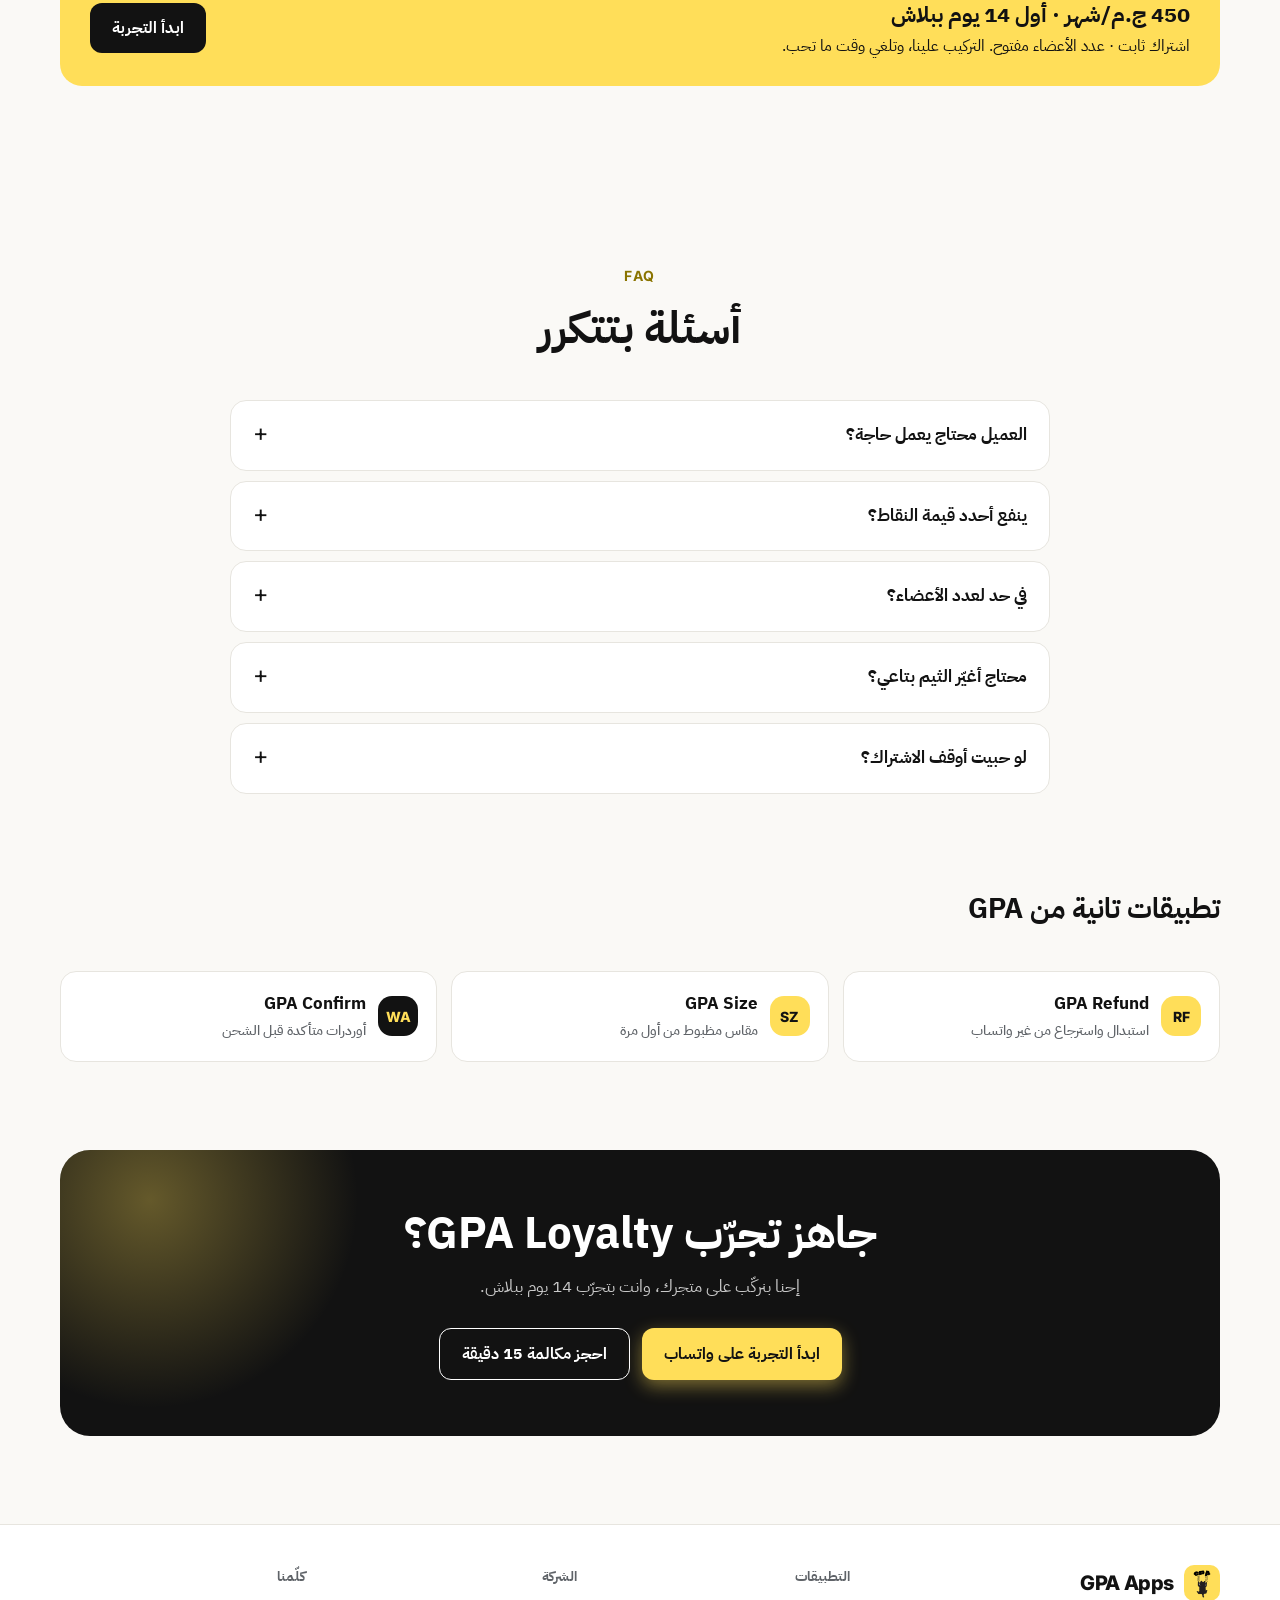
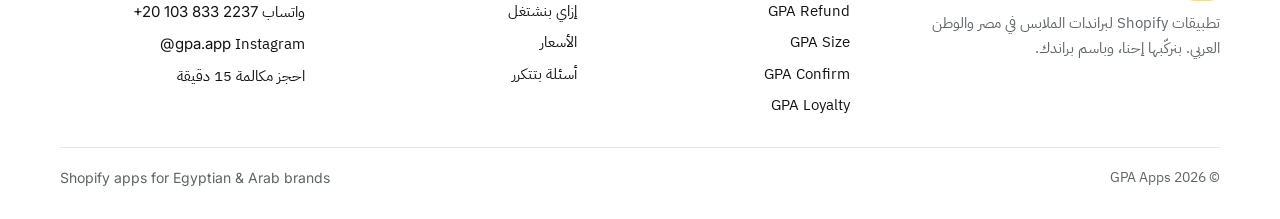
<file: loyalty.html>
<!doctype html>
<html lang="ar" dir="rtl">
<head>
<meta charset="utf-8">
<meta name="viewport" content="width=device-width,initial-scale=1">
<title>GPA Loyalty | نادي ولاء ونقاط لمتجر Shopify</title>
<meta name="description" content="نادي نقاط باسم براندك: نقاط على كل أوردر، مستويات، مهام، وخصم في الكارت من غير كود. تجربة 14 يوم ببلاش.">
<meta property="og:title" content="GPA Loyalty | نادي ولاء ونقاط لمتجر Shopify">
<meta property="og:description" content="نادي نقاط باسم براندك: نقاط على كل أوردر، مستويات، مهام، وخصم في الكارت من غير كود. تجربة 14 يوم ببلاش.">
<meta property="og:image" content="https://gpa-refund-site-production.up.railway.app/og-loyalty.jpg">
<meta name="twitter:card" content="summary_large_image">
<meta property="og:type" content="website">
<meta name="theme-color" content="#FFDE59">
<link rel="icon" href="/favicon.ico">
<link rel="apple-touch-icon" href="/apple-touch-icon.png">
<link rel="preconnect" href="https://fonts.googleapis.com"><link rel="preconnect" href="https://fonts.gstatic.com" crossorigin>
<link href="https://fonts.googleapis.com/css2?family=IBM+Plex+Sans+Arabic:wght@400;500;600;700&family=Inter:wght@300;400;600;700;800&display=swap" rel="stylesheet">
<link rel="stylesheet" href="/site.css">
</head>
<body>
<a class="skip" href="#main">تخطّى للمحتوى</a>
<header class="nav"><div class="wrap">
  <a class="logo" href="/" aria-label="GPA Apps"><img src="/gpa-logo.png" alt="" width="36" height="36">GPA</a>
  <ul class="nav-links" id="navlinks">
    <li><a href="/#apps" aria-current="page">التطبيقات</a></li>
    <li><a href="/#how">إزاي بنشتغل</a></li>
    <li><a href="/#pricing">الأسعار</a></li>
    <li><a href="/#faq">أسئلة</a></li>
    <li><a href="https://wa.me/201038332237?text=%D8%A3%D9%87%D9%84%D8%A7%D9%8B%20GPA%20%F0%9F%91%8B%20%D8%B9%D8%A7%D9%8A%D8%B2%20%D8%A3%D8%AD%D8%AC%D8%B2%20%D9%85%D9%83%D8%A7%D9%84%D9%85%D8%A9%2015%20%D8%AF%D9%82%D9%8A%D9%82%D8%A9%20%D9%86%D8%AA%D9%83%D9%84%D9%85%20%D9%81%D9%8A%D9%87%D8%A7%20%D8%B9%D9%86%20%D8%A7%D9%84%D8%AA%D8%B7%D8%A8%D9%8A%D9%82%D8%A7%D8%AA%20%D8%A7%D9%84%D9%84%D9%8A%20%D8%AA%D9%86%D9%81%D8%B9%20%D9%85%D8%AA%D8%AC%D8%B1%D9%8A.%20%D8%A7%D8%B3%D9%85%20%D8%A7%D9%84%D8%A8%D8%B1%D8%A7%D9%86%D8%AF%3A%20" target="_blank" rel="noopener">احجز مكالمة</a></li>
  </ul>
  <a class="btn btn-y btn-sm" href="https://wa.me/201038332237?text=%D8%A3%D9%87%D9%84%D8%A7%D9%8B%20GPA%20%F0%9F%91%8B%20%D8%B9%D8%A7%D9%8A%D8%B2%20%D8%A3%D8%AC%D8%B1%D9%91%D8%A8%20%D8%A7%D9%84%D8%AA%D8%B7%D8%A8%D9%8A%D9%82%D8%A7%D8%AA%2014%20%D9%8A%D9%88%D9%85%20%D8%A8%D8%A8%D9%84%D8%A7%D8%B4%20%D8%B9%D9%84%D9%89%20%D9%85%D8%AA%D8%AC%D8%B1%D9%8A" target="_blank" rel="noopener">جرّب 14 يوم ببلاش</a>
  <button class="menu-btn" aria-label="القايمة" aria-expanded="false" aria-controls="navlinks">☰</button>
</div></header>
<main id="main">
<section class="ahero"><div class="wrap"><div>
<p class="crumbs"><a href="/">GPA</a> / <a href="/#apps">التطبيقات</a> / <span class="en">GPA Loyalty</span></p>
<span class="eyebrow"><i></i><span class="en">GPA Loyalty</span></span>
<h1>عملاء بيرجعوا <mark>يشتروا تاني</mark>.</h1><p class="lead">نادي باسم براندك جوه موقعك. العميل بيجمع نقاط على كل أوردر ومهام، ويصرفها خصم في الكارت على طول، من غير كود.</p>
<div class="cta-row"><a class="btn btn-y" href="https://wa.me/201038332237?text=%D8%A3%D9%87%D9%84%D8%A7%D9%8B%20GPA%20%F0%9F%91%8B%20%D8%B9%D8%A7%D9%8A%D8%B2%20%D8%A3%D8%AC%D8%B1%D9%91%D8%A8%20GPA%20Loyalty%2014%20%D9%8A%D9%88%D9%85%20%D8%A8%D8%A8%D9%84%D8%A7%D8%B4" target="_blank" rel="noopener">جرّبه 14 يوم ببلاش</a><a class="btn btn-ghost" href="/loyalty-demo.html">جرّب الديمو</a><a class="btn btn-ghost" href="https://wa.me/201038332237?text=%D8%A3%D9%87%D9%84%D8%A7%D9%8B%20GPA%20%F0%9F%91%8B%20%D8%B9%D8%A7%D9%8A%D8%B2%20%D8%A3%D8%AD%D8%AC%D8%B2%20%D9%85%D9%83%D8%A7%D9%84%D9%85%D8%A9%2015%20%D8%AF%D9%82%D9%8A%D9%82%D8%A9%20%D9%86%D8%AA%D9%83%D9%84%D9%85%20%D9%81%D9%8A%D9%87%D8%A7%20%D8%B9%D9%86%20%D8%A7%D9%84%D8%AA%D8%B7%D8%A8%D9%8A%D9%82%D8%A7%D8%AA%20%D8%A7%D9%84%D9%84%D9%8A%20%D8%AA%D9%86%D9%81%D8%B9%20%D9%85%D8%AA%D8%AC%D8%B1%D9%8A.%20%D8%A7%D8%B3%D9%85%20%D8%A7%D9%84%D8%A8%D8%B1%D8%A7%D9%86%D8%AF%3A%20" target="_blank" rel="noopener">احجز مكالمة</a></div>
<span class="price-tag"><b>450</b> ج.م/شهر <span style="color:var(--muted);font-weight:500">· اشتراك ثابت · عدد الأعضاء مفتوح</span></span></div>
<div class="f-media dark" style="min-height:420px"><div class="mock m-loy" aria-hidden="true"><div class="loy-card"><small>BRAND · CLUB</small>
<div class="loy-pts"><span class="en">1,240</span> <span style="font-size:13px;letter-spacing:.2em">POINTS</span></div>
<div class="loy-bar"><i></i></div><div class="loy-foot"><span>310 EGP READY</span><span>GOLD</span></div></div></div></div></div></section>
<section style="padding-top:40px"><div class="wrap"><div class="sec-head rv"><span class="kicker en">How it works</span><h2>بيشتغل إزاي؟</h2></div><div class="how"><div class="rv"><b class="en">1</b><h3>يعمل حساب</h3><p>العميل بيدخل النادي أوتوماتيك وياخد نقاط ترحيب.</p></div><div class="rv"><b class="en">2</b><h3>يجمع نقاط</h3><p>على كل أوردر، وعلى الريفيو والتاج والحضور اليومي.</p></div><div class="rv"><b class="en">3</b><h3>يطلع مستوى</h3><p>Silver وGold وBlack، وكل مستوى ليه هدية.</p></div><div class="rv"><b class="en">4</b><h3>يصرف في الكارت</h3><p>النقاط بتبقى خصم في الكارت بضغطة، من غير كود.</p></div></div></div></section>
<section style="padding-top:0"><div class="wrap"><div class="sec-head rv"><span class="kicker en">Features</span><h2>كل اللي محتاجه، من غير تعقيد</h2></div><div class="grid3"><div class="card rv"><div class="ico">💳</div><h3 style="font-size:19px">كارت بتصميم براندك</h3><p>كارت نادي باسمك وشكلك، بيظهر في الموقع والكارت.</p></div><div class="card rv"><div class="ico">🎯</div><h3 style="font-size:19px">مهام بنقاط</h3><p>ريفيو، صورة بتاج، متابعة، حضور يومي، عيد ميلاد.</p></div><div class="card rv"><div class="ico">🏆</div><h3 style="font-size:19px">مستويات وهدايا</h3><p>كل ما العميل يشتري أكتر، مستواه يعلى ونقاطه تزيد.</p></div><div class="card rv"><div class="ico">🛒</div><h3 style="font-size:19px">خصم من غير كود</h3><p>العميل يصرف نقاطه في الكارت بضغطة.</p></div><div class="card rv"><div class="ico">📈</div><h3 style="font-size:19px">شراء متكرر أكتر</h3><p>العميل عنده سبب يرجع يكمّل نقاطه.</p></div><div class="card rv"><div class="ico">⚙️</div><h3 style="font-size:19px">بتتحكم في كل حاجة</h3><p>قيمة النقطة، المستويات، والمهام من لوحة التحكم.</p></div></div></div></section>
<section style="padding-top:0"><div class="wrap"><div class="trial rv" style="margin:0"><div><b>450 ج.م/شهر · أول 14 يوم ببلاش</b><p>اشتراك ثابت · عدد الأعضاء مفتوح. التركيب علينا، وتلغي وقت ما تحب.</p></div><a class="btn btn-dark" href="https://wa.me/201038332237?text=%D8%A3%D9%87%D9%84%D8%A7%D9%8B%20GPA%20%F0%9F%91%8B%20%D8%B9%D8%A7%D9%8A%D8%B2%20%D8%A3%D8%AC%D8%B1%D9%91%D8%A8%20GPA%20Loyalty%2014%20%D9%8A%D9%88%D9%85%20%D8%A8%D8%A8%D9%84%D8%A7%D8%B4" target="_blank" rel="noopener">ابدأ التجربة</a></div></div></section>
<section id="faq"><div class="wrap"><div class="sec-head center rv"><span class="kicker en">FAQ</span><h2>أسئلة بتتكرر</h2></div><div class="faq"><details class="rv"><summary>العميل محتاج يعمل حاجة؟</summary><p>لأ، أول ما يعمل حساب بيبقى عضو، والنقاط بتتحسب لوحدها.</p></details><details class="rv"><summary>ينفع أحدد قيمة النقاط؟</summary><p>أيوه، مثلاً كل 10 ج.م = نقطة، وكل 100 نقطة = 25 ج.م خصم.</p></details><details class="rv"><summary>في حد لعدد الأعضاء؟</summary><p>لأ، 450 ج.م في الشهر وعدد الأعضاء مفتوح.</p></details><details class="rv"><summary>محتاج أغيّر الثيم بتاعي؟</summary><p>لأ. كل تطبيق بيتركّب كجزء من الثيم الحالي، وبنجربه على نسخة الأول قبل ما يظهر لعملائك.</p></details><details class="rv"><summary>لو حبيت أوقف الاشتراك؟</summary><p>بتوقفه وقت ما تحب، من غير عقود ولا مدة إجبارية.</p></details></div></div></section>
<section style="padding-top:0"><div class="wrap"><div class="sec-head rv"><h2 style="font-size:28px">تطبيقات تانية من GPA</h2></div><div class="others"><a href="/refund.html"><span class="app-ic en" style="width:40px;height:40px;font-size:14px">RF</span><span>GPA Refund<small>استبدال واسترجاع من غير واتساب</small></span></a><a href="/size.html"><span class="app-ic en" style="width:40px;height:40px;font-size:14px">SZ</span><span>GPA Size<small>مقاس مظبوط من أول مرة</small></span></a><a href="/confirm.html"><span class="app-ic dark en" style="width:40px;height:40px;font-size:14px">WA</span><span>GPA Confirm<small>أوردرات متأكدة قبل الشحن</small></span></a></div></div></section>
<div class="final"><div class="wrap"><div class="box rv"><h2>جاهز تجرّب GPA Loyalty؟</h2><p>إحنا بنركّب على متجرك، وانت بتجرّب 14 يوم ببلاش.</p>
<div class="cta-row"><a class="btn btn-y" href="https://wa.me/201038332237?text=%D8%A3%D9%87%D9%84%D8%A7%D9%8B%20GPA%20%F0%9F%91%8B%20%D8%B9%D8%A7%D9%8A%D8%B2%20%D8%A3%D8%AC%D8%B1%D9%91%D8%A8%20%D8%A7%D9%84%D8%AA%D8%B7%D8%A8%D9%8A%D9%82%D8%A7%D8%AA%2014%20%D9%8A%D9%88%D9%85%20%D8%A8%D8%A8%D9%84%D8%A7%D8%B4%20%D8%B9%D9%84%D9%89%20%D9%85%D8%AA%D8%AC%D8%B1%D9%8A" target="_blank" rel="noopener">ابدأ التجربة على واتساب</a><a class="btn btn-ghost" href="https://wa.me/201038332237?text=%D8%A3%D9%87%D9%84%D8%A7%D9%8B%20GPA%20%F0%9F%91%8B%20%D8%B9%D8%A7%D9%8A%D8%B2%20%D8%A3%D8%AD%D8%AC%D8%B2%20%D9%85%D9%83%D8%A7%D9%84%D9%85%D8%A9%2015%20%D8%AF%D9%82%D9%8A%D9%82%D8%A9%20%D9%86%D8%AA%D9%83%D9%84%D9%85%20%D9%81%D9%8A%D9%87%D8%A7%20%D8%B9%D9%86%20%D8%A7%D9%84%D8%AA%D8%B7%D8%A8%D9%8A%D9%82%D8%A7%D8%AA%20%D8%A7%D9%84%D9%84%D9%8A%20%D8%AA%D9%86%D9%81%D8%B9%20%D9%85%D8%AA%D8%AC%D8%B1%D9%8A.%20%D8%A7%D8%B3%D9%85%20%D8%A7%D9%84%D8%A8%D8%B1%D8%A7%D9%86%D8%AF%3A%20" target="_blank" rel="noopener">احجز مكالمة 15 دقيقة</a></div></div></div></div>
</main>
<footer><div class="wrap">
  <div><a class="logo" href="/"><img src="/gpa-logo.png" alt="" width="36" height="36">GPA Apps</a>
    <p style="color:var(--muted);margin-top:10px;max-width:320px">تطبيقات Shopify لبراندات الملابس في مصر والوطن العربي. بنركّبها إحنا، وباسم براندك.</p></div>
  <div><h4>التطبيقات</h4><ul><li><a href="/refund.html">GPA Refund</a></li><li><a href="/size.html">GPA Size</a></li><li><a href="/confirm.html">GPA Confirm</a></li><li><a href="/loyalty.html">GPA Loyalty</a></li></ul></div>
  <div><h4>الشركة</h4><ul><li><a href="/#how">إزاي بنشتغل</a></li><li><a href="/#pricing">الأسعار</a></li><li><a href="/#faq">أسئلة بتتكرر</a></li></ul></div>
  <div><h4>كلّمنا</h4><ul><li><a href="https://wa.me/201038332237?text=%D8%A3%D9%87%D9%84%D8%A7%D9%8B%20GPA%20%F0%9F%91%8B" target="_blank" rel="noopener">واتساب <span class="en">+20 103 833 2237</span></a></li><li><a href="https://instagram.com/gpa.app" target="_blank" rel="noopener">Instagram <span class="en">@gpa.app</span></a></li><li><a href="https://wa.me/201038332237?text=%D8%A3%D9%87%D9%84%D8%A7%D9%8B%20GPA%20%F0%9F%91%8B%20%D8%B9%D8%A7%D9%8A%D8%B2%20%D8%A3%D8%AD%D8%AC%D8%B2%20%D9%85%D9%83%D8%A7%D9%84%D9%85%D8%A9%2015%20%D8%AF%D9%82%D9%8A%D9%82%D8%A9%20%D9%86%D8%AA%D9%83%D9%84%D9%85%20%D9%81%D9%8A%D9%87%D8%A7%20%D8%B9%D9%86%20%D8%A7%D9%84%D8%AA%D8%B7%D8%A8%D9%8A%D9%82%D8%A7%D8%AA%20%D8%A7%D9%84%D9%84%D9%8A%20%D8%AA%D9%86%D9%81%D8%B9%20%D9%85%D8%AA%D8%AC%D8%B1%D9%8A.%20%D8%A7%D8%B3%D9%85%20%D8%A7%D9%84%D8%A8%D8%B1%D8%A7%D9%86%D8%AF%3A%20" target="_blank" rel="noopener">احجز مكالمة 15 دقيقة</a></li></ul></div>
  <div class="copy"><span>© <span id="year">2026</span> GPA Apps</span><span class="en">Shopify apps for Egyptian &amp; Arab brands</span></div>
</div></footer>
<a class="wa-float" href="https://wa.me/201038332237?text=%D8%A3%D9%87%D9%84%D8%A7%D9%8B%20GPA%20%F0%9F%91%8B" target="_blank" rel="noopener" aria-label="كلّمنا واتساب"><svg viewBox="0 0 24 24" fill="currentColor" aria-hidden="true"><path d="M12 2a10 10 0 0 0-8.6 15.1L2 22l5-1.3A10 10 0 1 0 12 2Zm0 18.2c-1.5 0-3-.4-4.3-1.2l-.3-.2-3 .8.8-2.9-.2-.3A8.2 8.2 0 1 1 12 20.2Zm4.5-6.1c-.2-.1-1.5-.7-1.7-.8-.2-.1-.4-.1-.6.1l-.8 1c-.1.2-.3.2-.5.1a6.7 6.7 0 0 1-3.3-2.9c-.3-.4.2-.4.7-1.3.1-.2 0-.3 0-.4l-.8-1.8c-.2-.5-.4-.4-.6-.4h-.5a1 1 0 0 0-.7.3 3 3 0 0 0-.9 2.2 5.2 5.2 0 0 0 1.1 2.8 11.9 11.9 0 0 0 4.6 4c1.7.7 2.4.8 3.2.7.5-.1 1.5-.6 1.7-1.2.2-.6.2-1.1.2-1.2-.1-.1-.3-.2-.6-.3Z"/></svg><span>واتساب</span></a>
<script src="/site.js" defer></script>
</body></html>
</file>
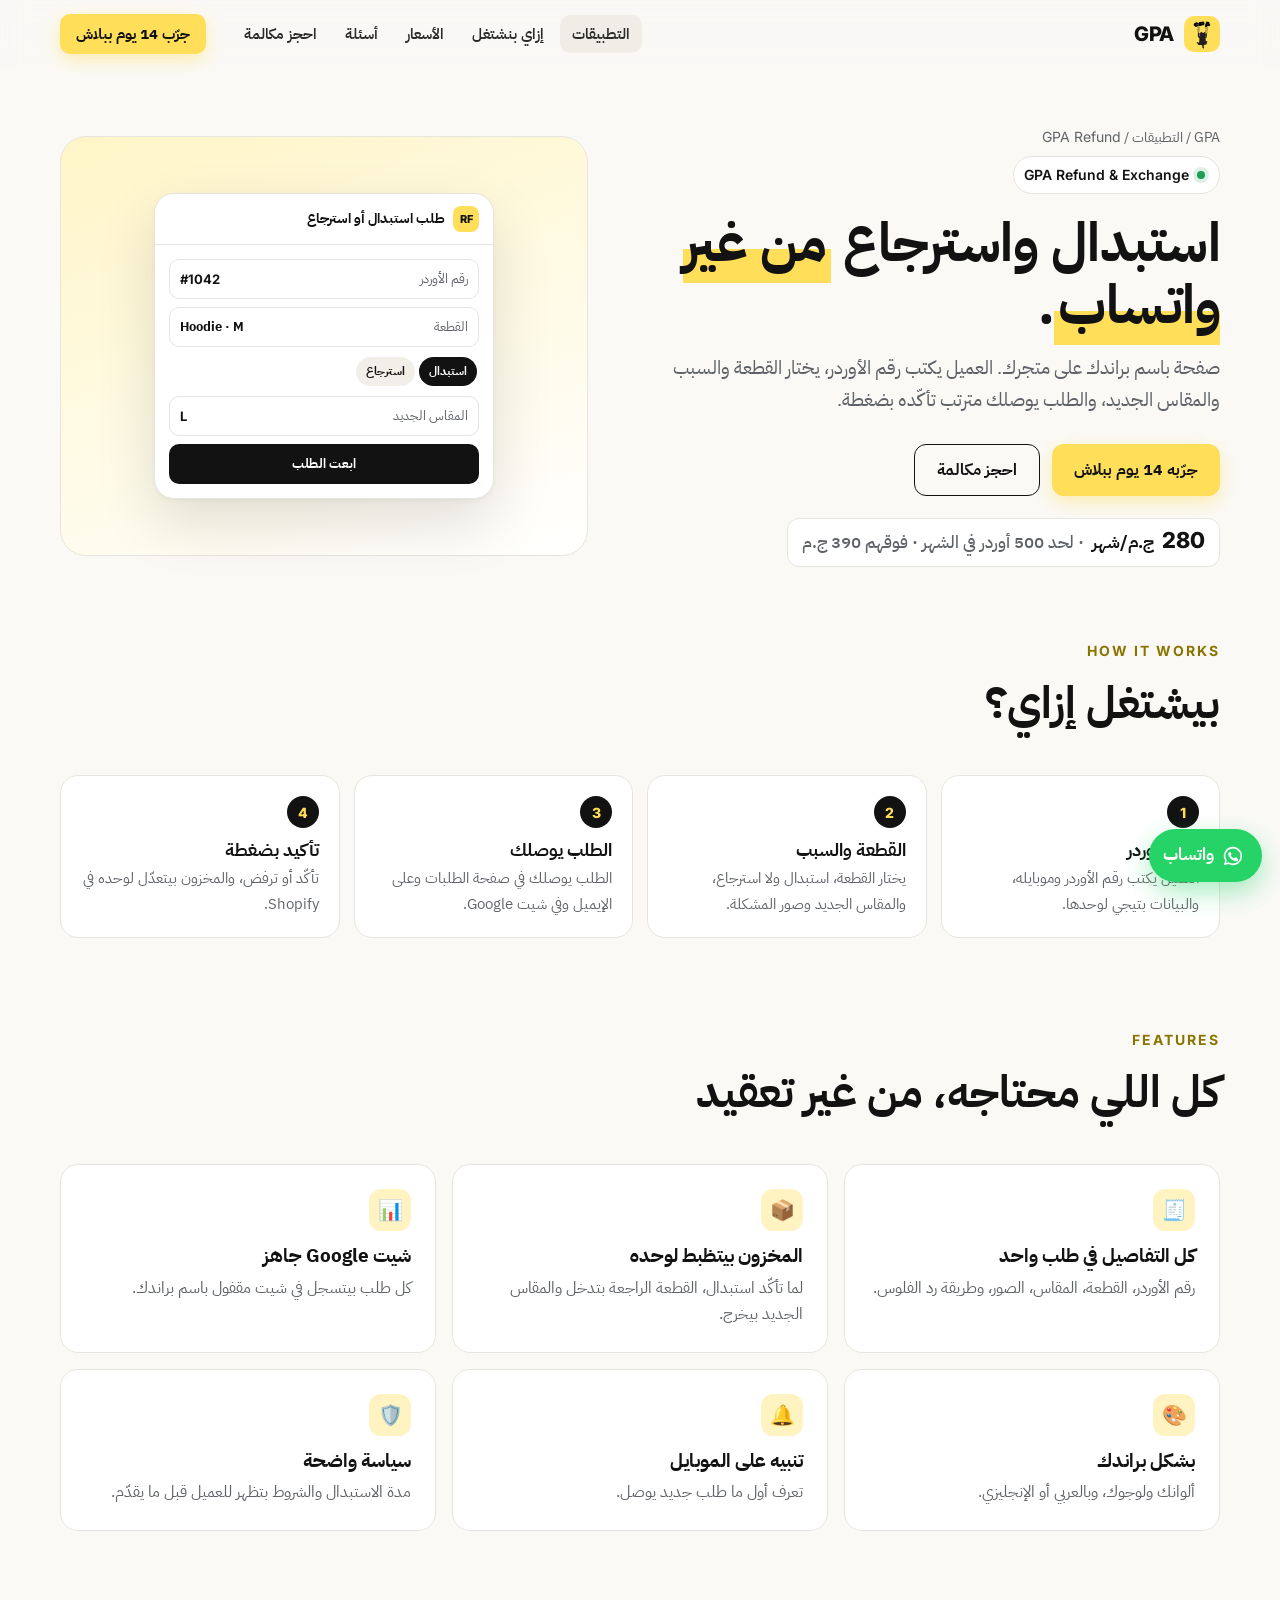
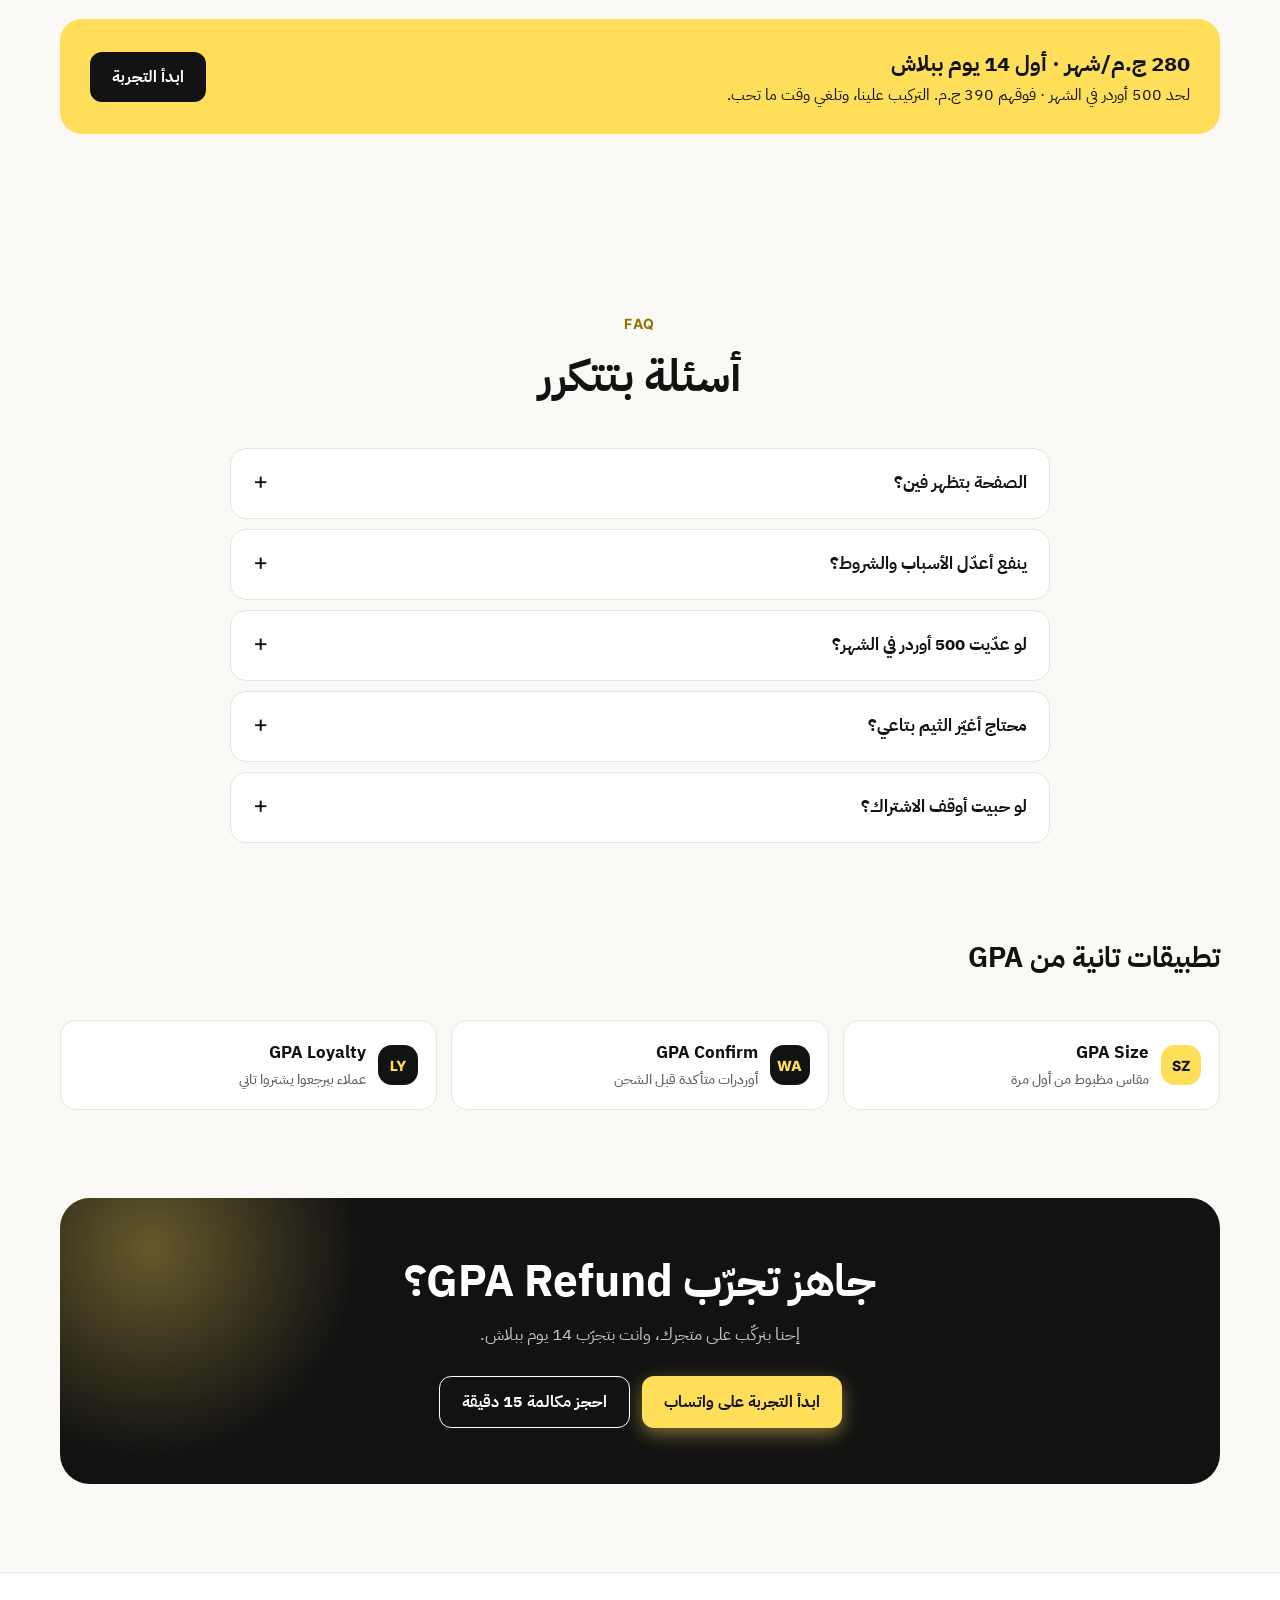
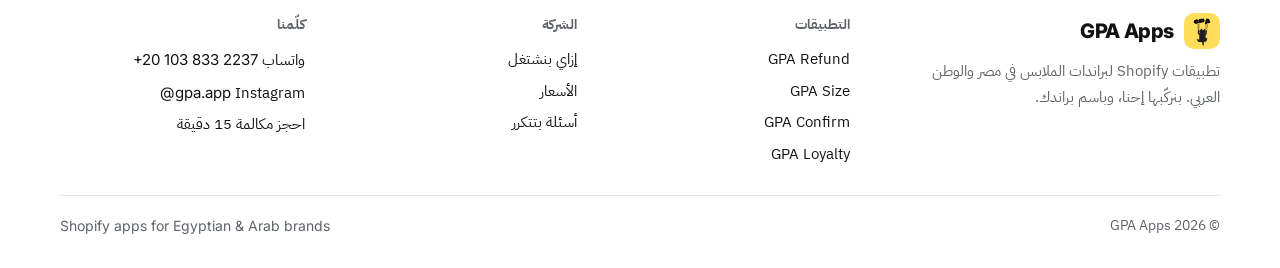
<file: refund.html>
<!doctype html>
<html lang="ar" dir="rtl">
<head>
<meta charset="utf-8">
<meta name="viewport" content="width=device-width,initial-scale=1">
<title>GPA Refund & Exchange | صفحة استبدال واسترجاع لمتجر Shopify</title>
<meta name="description" content="صفحة استبدال واسترجاع باسم براندك على Shopify. العميل يقدّم طلبه في دقيقة، والمخزون بيتظبط لوحده. تجربة 14 يوم ببلاش.">
<meta property="og:title" content="GPA Refund & Exchange | صفحة استبدال واسترجاع لمتجر Shopify">
<meta property="og:description" content="صفحة استبدال واسترجاع باسم براندك على Shopify. العميل يقدّم طلبه في دقيقة، والمخزون بيتظبط لوحده. تجربة 14 يوم ببلاش.">
<meta property="og:image" content="https://gpa-refund-site-production.up.railway.app/og-refund.jpg">
<meta name="twitter:card" content="summary_large_image">
<meta property="og:type" content="website">
<meta name="theme-color" content="#FFDE59">
<link rel="icon" href="/favicon.ico">
<link rel="apple-touch-icon" href="/apple-touch-icon.png">
<link rel="preconnect" href="https://fonts.googleapis.com"><link rel="preconnect" href="https://fonts.gstatic.com" crossorigin>
<link href="https://fonts.googleapis.com/css2?family=IBM+Plex+Sans+Arabic:wght@400;500;600;700&family=Inter:wght@300;400;600;700;800&display=swap" rel="stylesheet">
<link rel="stylesheet" href="/site.css">
</head>
<body>
<a class="skip" href="#main">تخطّى للمحتوى</a>
<header class="nav"><div class="wrap">
  <a class="logo" href="/" aria-label="GPA Apps"><img src="/gpa-logo.png" alt="" width="36" height="36">GPA</a>
  <ul class="nav-links" id="navlinks">
    <li><a href="/#apps" aria-current="page">التطبيقات</a></li>
    <li><a href="/#how">إزاي بنشتغل</a></li>
    <li><a href="/#pricing">الأسعار</a></li>
    <li><a href="/#faq">أسئلة</a></li>
    <li><a href="https://wa.me/201038332237?text=%D8%A3%D9%87%D9%84%D8%A7%D9%8B%20GPA%20%F0%9F%91%8B%20%D8%B9%D8%A7%D9%8A%D8%B2%20%D8%A3%D8%AD%D8%AC%D8%B2%20%D9%85%D9%83%D8%A7%D9%84%D9%85%D8%A9%2015%20%D8%AF%D9%82%D9%8A%D9%82%D8%A9%20%D9%86%D8%AA%D9%83%D9%84%D9%85%20%D9%81%D9%8A%D9%87%D8%A7%20%D8%B9%D9%86%20%D8%A7%D9%84%D8%AA%D8%B7%D8%A8%D9%8A%D9%82%D8%A7%D8%AA%20%D8%A7%D9%84%D9%84%D9%8A%20%D8%AA%D9%86%D9%81%D8%B9%20%D9%85%D8%AA%D8%AC%D8%B1%D9%8A.%20%D8%A7%D8%B3%D9%85%20%D8%A7%D9%84%D8%A8%D8%B1%D8%A7%D9%86%D8%AF%3A%20" target="_blank" rel="noopener">احجز مكالمة</a></li>
  </ul>
  <a class="btn btn-y btn-sm" href="https://wa.me/201038332237?text=%D8%A3%D9%87%D9%84%D8%A7%D9%8B%20GPA%20%F0%9F%91%8B%20%D8%B9%D8%A7%D9%8A%D8%B2%20%D8%A3%D8%AC%D8%B1%D9%91%D8%A8%20%D8%A7%D9%84%D8%AA%D8%B7%D8%A8%D9%8A%D9%82%D8%A7%D8%AA%2014%20%D9%8A%D9%88%D9%85%20%D8%A8%D8%A8%D9%84%D8%A7%D8%B4%20%D8%B9%D9%84%D9%89%20%D9%85%D8%AA%D8%AC%D8%B1%D9%8A" target="_blank" rel="noopener">جرّب 14 يوم ببلاش</a>
  <button class="menu-btn" aria-label="القايمة" aria-expanded="false" aria-controls="navlinks">☰</button>
</div></header>
<main id="main">
<section class="ahero"><div class="wrap"><div>
<p class="crumbs"><a href="/">GPA</a> / <a href="/#apps">التطبيقات</a> / <span class="en">GPA Refund</span></p>
<span class="eyebrow"><i></i><span class="en">GPA Refund & Exchange</span></span>
<h1>استبدال واسترجاع <mark>من غير واتساب</mark>.</h1><p class="lead">صفحة باسم براندك على متجرك. العميل يكتب رقم الأوردر، يختار القطعة والسبب والمقاس الجديد، والطلب يوصلك مترتب تأكّده بضغطة.</p>
<div class="cta-row"><a class="btn btn-y" href="https://wa.me/201038332237?text=%D8%A3%D9%87%D9%84%D8%A7%D9%8B%20GPA%20%F0%9F%91%8B%20%D8%B9%D8%A7%D9%8A%D8%B2%20%D8%A3%D8%AC%D8%B1%D9%91%D8%A8%20GPA%20Refund%2014%20%D9%8A%D9%88%D9%85%20%D8%A8%D8%A8%D9%84%D8%A7%D8%B4" target="_blank" rel="noopener">جرّبه 14 يوم ببلاش</a><a class="btn btn-ghost" href="https://wa.me/201038332237?text=%D8%A3%D9%87%D9%84%D8%A7%D9%8B%20GPA%20%F0%9F%91%8B%20%D8%B9%D8%A7%D9%8A%D8%B2%20%D8%A3%D8%AD%D8%AC%D8%B2%20%D9%85%D9%83%D8%A7%D9%84%D9%85%D8%A9%2015%20%D8%AF%D9%82%D9%8A%D9%82%D8%A9%20%D9%86%D8%AA%D9%83%D9%84%D9%85%20%D9%81%D9%8A%D9%87%D8%A7%20%D8%B9%D9%86%20%D8%A7%D9%84%D8%AA%D8%B7%D8%A8%D9%8A%D9%82%D8%A7%D8%AA%20%D8%A7%D9%84%D9%84%D9%8A%20%D8%AA%D9%86%D9%81%D8%B9%20%D9%85%D8%AA%D8%AC%D8%B1%D9%8A.%20%D8%A7%D8%B3%D9%85%20%D8%A7%D9%84%D8%A8%D8%B1%D8%A7%D9%86%D8%AF%3A%20" target="_blank" rel="noopener">احجز مكالمة</a></div>
<span class="price-tag"><b>280</b> ج.م/شهر <span style="color:var(--muted);font-weight:500">· لحد 500 أوردر في الشهر · فوقهم 390 ج.م</span></span></div>
<div class="f-media" style="min-height:420px"><div class="mock m-refund" aria-hidden="true"><div class="mock-h"><b>RF</b>طلب استبدال أو استرجاع</div><div class="mock-b">
<div class="field"><span>رقم الأوردر</span><b class="en">#1042</b></div>
<div class="field"><span>القطعة</span><b>Hoodie · M</b></div>
<div><span class="pill on">استبدال</span><span class="pill">استرجاع</span></div>
<div class="field" style="margin-top:8px"><span>المقاس الجديد</span><b class="en">L</b></div>
<div class="mini-btn">ابعت الطلب</div></div></div></div></div></section>
<section style="padding-top:40px"><div class="wrap"><div class="sec-head rv"><span class="kicker en">How it works</span><h2>بيشتغل إزاي؟</h2></div><div class="how"><div class="rv"><b class="en">1</b><h3>رقم الأوردر</h3><p>العميل يكتب رقم الأوردر وموبايله، والبيانات بتيجي لوحدها.</p></div><div class="rv"><b class="en">2</b><h3>القطعة والسبب</h3><p>يختار القطعة، استبدال ولا استرجاع، والمقاس الجديد وصور المشكلة.</p></div><div class="rv"><b class="en">3</b><h3>الطلب يوصلك</h3><p>الطلب يوصلك في صفحة الطلبات وعلى الإيميل وفي شيت Google.</p></div><div class="rv"><b class="en">4</b><h3>تأكيد بضغطة</h3><p>تأكّد أو ترفض، والمخزون بيتعدّل لوحده في Shopify.</p></div></div></div></section>
<section style="padding-top:0"><div class="wrap"><div class="sec-head rv"><span class="kicker en">Features</span><h2>كل اللي محتاجه، من غير تعقيد</h2></div><div class="grid3"><div class="card rv"><div class="ico">🧾</div><h3 style="font-size:19px">كل التفاصيل في طلب واحد</h3><p>رقم الأوردر، القطعة، المقاس، الصور، وطريقة رد الفلوس.</p></div><div class="card rv"><div class="ico">📦</div><h3 style="font-size:19px">المخزون بيتظبط لوحده</h3><p>لما تأكّد استبدال، القطعة الراجعة بتدخل والمقاس الجديد بيخرج.</p></div><div class="card rv"><div class="ico">📊</div><h3 style="font-size:19px">شيت Google جاهز</h3><p>كل طلب بيتسجل في شيت مقفول باسم براندك.</p></div><div class="card rv"><div class="ico">🎨</div><h3 style="font-size:19px">بشكل براندك</h3><p>ألوانك ولوجوك، وبالعربي أو الإنجليزي.</p></div><div class="card rv"><div class="ico">🔔</div><h3 style="font-size:19px">تنبيه على الموبايل</h3><p>تعرف أول ما طلب جديد يوصل.</p></div><div class="card rv"><div class="ico">🛡️</div><h3 style="font-size:19px">سياسة واضحة</h3><p>مدة الاستبدال والشروط بتظهر للعميل قبل ما يقدّم.</p></div></div></div></section>
<section style="padding-top:0"><div class="wrap"><div class="trial rv" style="margin:0"><div><b>280 ج.م/شهر · أول 14 يوم ببلاش</b><p>لحد 500 أوردر في الشهر · فوقهم 390 ج.م. التركيب علينا، وتلغي وقت ما تحب.</p></div><a class="btn btn-dark" href="https://wa.me/201038332237?text=%D8%A3%D9%87%D9%84%D8%A7%D9%8B%20GPA%20%F0%9F%91%8B%20%D8%B9%D8%A7%D9%8A%D8%B2%20%D8%A3%D8%AC%D8%B1%D9%91%D8%A8%20GPA%20Refund%2014%20%D9%8A%D9%88%D9%85%20%D8%A8%D8%A8%D9%84%D8%A7%D8%B4" target="_blank" rel="noopener">ابدأ التجربة</a></div></div></section>
<section id="faq"><div class="wrap"><div class="sec-head center rv"><span class="kicker en">FAQ</span><h2>أسئلة بتتكرر</h2></div><div class="faq"><details class="rv"><summary>الصفحة بتظهر فين؟</summary><p>صفحة على موقعك (مثلاً /pages/returns)، وبنحط لينكها في المنيو والفوتر.</p></details><details class="rv"><summary>ينفع أعدّل الأسباب والشروط؟</summary><p>أيوه، الأسباب ومدة الاستبدال والكلام كله بيتعدّل من غير كود.</p></details><details class="rv"><summary>لو عدّيت 500 أوردر في الشهر؟</summary><p>الاشتراك يبقى 390 ج.م بدل 280.</p></details><details class="rv"><summary>محتاج أغيّر الثيم بتاعي؟</summary><p>لأ. كل تطبيق بيتركّب كجزء من الثيم الحالي، وبنجربه على نسخة الأول قبل ما يظهر لعملائك.</p></details><details class="rv"><summary>لو حبيت أوقف الاشتراك؟</summary><p>بتوقفه وقت ما تحب، من غير عقود ولا مدة إجبارية.</p></details></div></div></section>
<section style="padding-top:0"><div class="wrap"><div class="sec-head rv"><h2 style="font-size:28px">تطبيقات تانية من GPA</h2></div><div class="others"><a href="/size.html"><span class="app-ic en" style="width:40px;height:40px;font-size:14px">SZ</span><span>GPA Size<small>مقاس مظبوط من أول مرة</small></span></a><a href="/confirm.html"><span class="app-ic dark en" style="width:40px;height:40px;font-size:14px">WA</span><span>GPA Confirm<small>أوردرات متأكدة قبل الشحن</small></span></a><a href="/loyalty.html"><span class="app-ic dark en" style="width:40px;height:40px;font-size:14px">LY</span><span>GPA Loyalty<small>عملاء بيرجعوا يشتروا تاني</small></span></a></div></div></section>
<div class="final"><div class="wrap"><div class="box rv"><h2>جاهز تجرّب GPA Refund؟</h2><p>إحنا بنركّب على متجرك، وانت بتجرّب 14 يوم ببلاش.</p>
<div class="cta-row"><a class="btn btn-y" href="https://wa.me/201038332237?text=%D8%A3%D9%87%D9%84%D8%A7%D9%8B%20GPA%20%F0%9F%91%8B%20%D8%B9%D8%A7%D9%8A%D8%B2%20%D8%A3%D8%AC%D8%B1%D9%91%D8%A8%20%D8%A7%D9%84%D8%AA%D8%B7%D8%A8%D9%8A%D9%82%D8%A7%D8%AA%2014%20%D9%8A%D9%88%D9%85%20%D8%A8%D8%A8%D9%84%D8%A7%D8%B4%20%D8%B9%D9%84%D9%89%20%D9%85%D8%AA%D8%AC%D8%B1%D9%8A" target="_blank" rel="noopener">ابدأ التجربة على واتساب</a><a class="btn btn-ghost" href="https://wa.me/201038332237?text=%D8%A3%D9%87%D9%84%D8%A7%D9%8B%20GPA%20%F0%9F%91%8B%20%D8%B9%D8%A7%D9%8A%D8%B2%20%D8%A3%D8%AD%D8%AC%D8%B2%20%D9%85%D9%83%D8%A7%D9%84%D9%85%D8%A9%2015%20%D8%AF%D9%82%D9%8A%D9%82%D8%A9%20%D9%86%D8%AA%D9%83%D9%84%D9%85%20%D9%81%D9%8A%D9%87%D8%A7%20%D8%B9%D9%86%20%D8%A7%D9%84%D8%AA%D8%B7%D8%A8%D9%8A%D9%82%D8%A7%D8%AA%20%D8%A7%D9%84%D9%84%D9%8A%20%D8%AA%D9%86%D9%81%D8%B9%20%D9%85%D8%AA%D8%AC%D8%B1%D9%8A.%20%D8%A7%D8%B3%D9%85%20%D8%A7%D9%84%D8%A8%D8%B1%D8%A7%D9%86%D8%AF%3A%20" target="_blank" rel="noopener">احجز مكالمة 15 دقيقة</a></div></div></div></div>
</main>
<footer><div class="wrap">
  <div><a class="logo" href="/"><img src="/gpa-logo.png" alt="" width="36" height="36">GPA Apps</a>
    <p style="color:var(--muted);margin-top:10px;max-width:320px">تطبيقات Shopify لبراندات الملابس في مصر والوطن العربي. بنركّبها إحنا، وباسم براندك.</p></div>
  <div><h4>التطبيقات</h4><ul><li><a href="/refund.html">GPA Refund</a></li><li><a href="/size.html">GPA Size</a></li><li><a href="/confirm.html">GPA Confirm</a></li><li><a href="/loyalty.html">GPA Loyalty</a></li></ul></div>
  <div><h4>الشركة</h4><ul><li><a href="/#how">إزاي بنشتغل</a></li><li><a href="/#pricing">الأسعار</a></li><li><a href="/#faq">أسئلة بتتكرر</a></li></ul></div>
  <div><h4>كلّمنا</h4><ul><li><a href="https://wa.me/201038332237?text=%D8%A3%D9%87%D9%84%D8%A7%D9%8B%20GPA%20%F0%9F%91%8B" target="_blank" rel="noopener">واتساب <span class="en">+20 103 833 2237</span></a></li><li><a href="https://instagram.com/gpa.app" target="_blank" rel="noopener">Instagram <span class="en">@gpa.app</span></a></li><li><a href="https://wa.me/201038332237?text=%D8%A3%D9%87%D9%84%D8%A7%D9%8B%20GPA%20%F0%9F%91%8B%20%D8%B9%D8%A7%D9%8A%D8%B2%20%D8%A3%D8%AD%D8%AC%D8%B2%20%D9%85%D9%83%D8%A7%D9%84%D9%85%D8%A9%2015%20%D8%AF%D9%82%D9%8A%D9%82%D8%A9%20%D9%86%D8%AA%D9%83%D9%84%D9%85%20%D9%81%D9%8A%D9%87%D8%A7%20%D8%B9%D9%86%20%D8%A7%D9%84%D8%AA%D8%B7%D8%A8%D9%8A%D9%82%D8%A7%D8%AA%20%D8%A7%D9%84%D9%84%D9%8A%20%D8%AA%D9%86%D9%81%D8%B9%20%D9%85%D8%AA%D8%AC%D8%B1%D9%8A.%20%D8%A7%D8%B3%D9%85%20%D8%A7%D9%84%D8%A8%D8%B1%D8%A7%D9%86%D8%AF%3A%20" target="_blank" rel="noopener">احجز مكالمة 15 دقيقة</a></li></ul></div>
  <div class="copy"><span>© <span id="year">2026</span> GPA Apps</span><span class="en">Shopify apps for Egyptian &amp; Arab brands</span></div>
</div></footer>
<a class="wa-float" href="https://wa.me/201038332237?text=%D8%A3%D9%87%D9%84%D8%A7%D9%8B%20GPA%20%F0%9F%91%8B" target="_blank" rel="noopener" aria-label="كلّمنا واتساب"><svg viewBox="0 0 24 24" fill="currentColor" aria-hidden="true"><path d="M12 2a10 10 0 0 0-8.6 15.1L2 22l5-1.3A10 10 0 1 0 12 2Zm0 18.2c-1.5 0-3-.4-4.3-1.2l-.3-.2-3 .8.8-2.9-.2-.3A8.2 8.2 0 1 1 12 20.2Zm4.5-6.1c-.2-.1-1.5-.7-1.7-.8-.2-.1-.4-.1-.6.1l-.8 1c-.1.2-.3.2-.5.1a6.7 6.7 0 0 1-3.3-2.9c-.3-.4.2-.4.7-1.3.1-.2 0-.3 0-.4l-.8-1.8c-.2-.5-.4-.4-.6-.4h-.5a1 1 0 0 0-.7.3 3 3 0 0 0-.9 2.2 5.2 5.2 0 0 0 1.1 2.8 11.9 11.9 0 0 0 4.6 4c1.7.7 2.4.8 3.2.7.5-.1 1.5-.6 1.7-1.2.2-.6.2-1.1.2-1.2-.1-.1-.3-.2-.6-.3Z"/></svg><span>واتساب</span></a>
<script src="/site.js" defer></script>
</body></html>
</file>
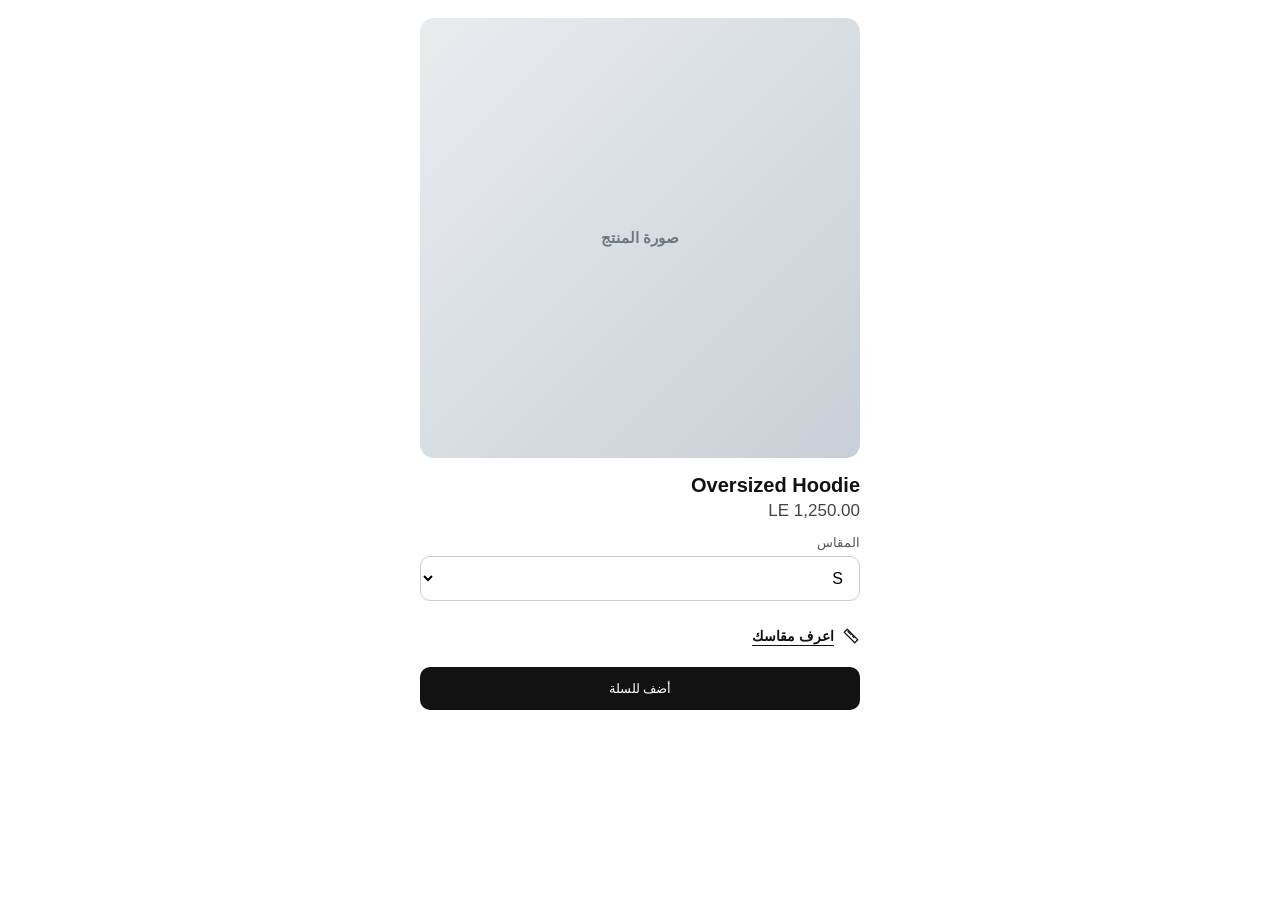
<file: size-demo.html>
<!doctype html><html lang="ar" dir="rtl"><head><meta charset="utf-8"><meta name="robots" content="noindex,follow"><meta name="viewport" content="width=device-width,initial-scale=1"><title>GPA Size Demo</title>
<style>body{margin:0;background:#fff;color:#121212;font-family:"IBM Plex Sans Arabic",Helvetica,Arial,sans-serif}
.pd{max-width:440px;margin:0 auto;padding:18px 16px 30px}.img{aspect-ratio:1;border-radius:14px;background:linear-gradient(135deg,#e9ecef,#c8cfd6);display:grid;place-items:center;font:700 15px sans-serif;color:#6b7785}
h1{font-size:20px;margin:16px 0 4px}.pr{font-size:17px;color:#444;margin-bottom:14px;direction:ltr;text-align:right}
label{font-size:13px;color:#555;display:block;margin-bottom:6px}select{width:100%;padding:12px;border:1px solid #ccc;border-radius:10px;font:inherit;margin-bottom:12px;background:#fff}
.atc{width:100%;padding:14px;border:0;border-radius:10px;background:#121212;color:#fff;font:600 16px inherit;margin-top:8px}</style></head><body><div class="pd">
<div class="img">صورة المنتج</div><h1>Oversized Hoodie</h1><div class="pr">LE 1,250.00</div>
<form action="#" onsubmit="return false"><label>المقاس</label><select name="id"><option value=1>S</option><option value=2>M</option><option value=3>L</option><option value=4 disabled>XL (خلصان)</option><option value=5>XXL</option></select>

<style>
  #gs-x1 { margin: 10px 0; }
  #gs-x1 .gs-open { display: inline-flex; align-items: center; gap: 8px; background: none; border: 0; padding: 4px 0; color: inherit; font: inherit; font-size: 14px; font-weight: 600; text-decoration: underline; text-underline-offset: 4px; cursor: pointer; }
  #gs-x1 .gs-open svg { width: 18px; height: 18px; }
  #gs-x1 .gs-mine { font-size: 13px; color: #6f6f6f; margin-inline-start: 8px; text-decoration: none; font-weight: 400; }

  #gs-x1-drawer { --gs-accent: #121212; --gs-ink: #121212; --gs-muted: #6f6f6f; --gs-line: #e4e4e4; --gs-bg: #ffffff; --gs-soft: #f3f3f1; position: fixed; inset: 0; z-index: 2147483000; display: none; font-family: inherit; color: var(--gs-ink); }
  #gs-x1-drawer * { box-sizing: border-box; }
  #gs-x1-drawer.on { display: block; }
  #gs-x1-drawer .gs-scrim { position: absolute; inset: 0; background: rgba(0,0,0,.4); opacity: 0; transition: opacity .3s; }
  #gs-x1-drawer.open .gs-scrim { opacity: 1; }
  #gs-x1-drawer .gs-panel { position: absolute; top: 0; bottom: 0; inset-inline-end: 0; width: min(440px, 100vw); background: var(--gs-bg); display: flex; flex-direction: column; transform: translateX(100%); transition: transform .35s cubic-bezier(.2,.8,.2,1); box-shadow: 0 0 60px rgba(0,0,0,.2); }
  #gs-x1-drawer[dir=rtl] .gs-panel { transform: translateX(-100%); }
  #gs-x1-drawer.open .gs-panel { transform: none; }
  @media (prefers-reduced-motion: reduce) { #gs-x1-drawer .gs-panel, #gs-x1-drawer .gs-scrim { transition: none; } }
  #gs-x1-drawer [hidden] { display: none !important; }
  #gs-x1-drawer .gs-top { display: flex; justify-content: space-between; align-items: center; padding: 18px 22px 10px; }
  #gs-x1-drawer .gs-kicker { font-size: 11px; letter-spacing: .18em; text-transform: uppercase; color: var(--gs-muted); font-weight: 600; }
  #gs-x1-drawer .gs-x { background: none; border: 0; font-size: 26px; line-height: 1; cursor: pointer; color: var(--gs-ink); padding: 4px 8px; }
  #gs-x1-drawer .gs-body { flex: 1; overflow-y: auto; padding: 4px 22px 22px; display: grid; align-content: start; gap: 18px; }
  #gs-x1-drawer .gs-prod { display: flex; gap: 14px; align-items: center; background: var(--gs-soft); padding: 12px; }
  #gs-x1-drawer .gs-prod img { width: 52px; height: 52px; object-fit: cover; background: #fff; }
  #gs-x1-drawer .gs-prod b { display: block; font-size: 13px; letter-spacing: .06em; text-transform: uppercase; }
  #gs-x1-drawer .gs-prod span { font-size: 13px; color: var(--gs-muted); }
  #gs-x1-drawer .gs-bars { display: grid; grid-template-columns: repeat(3, 1fr); gap: 6px; }
  #gs-x1-drawer .gs-bars i { height: 2px; background: var(--gs-line); transition: background .3s; }
  #gs-x1-drawer .gs-bars i.on { background: var(--gs-ink); }
  #gs-x1-drawer .gs-stepno { font-size: 11px; letter-spacing: .14em; color: var(--gs-muted); font-variant-numeric: tabular-nums; direction: ltr; text-align: left; }
  #gs-x1-drawer[dir=rtl] .gs-stepno { text-align: right; }
  #gs-x1-drawer[dir=rtl] .gs-body *, #gs-x1-drawer[dir=rtl] .gs-foot button, #gs-x1-drawer[dir=rtl] .gs-kicker { letter-spacing: 0 !important; }
  #gs-x1-drawer h3 { margin: 0; font-size: 22px; letter-spacing: .02em; text-transform: uppercase; font-weight: 500; line-height: 1.25; color: var(--gs-ink); }
  #gs-x1-drawer .gs-lead { margin: -8px 0 0; font-size: 13px; color: var(--gs-muted); }
  #gs-x1-drawer [data-gs-step] { display: grid; gap: 18px; }
  #gs-x1-drawer .gs-label { font-size: 11px; letter-spacing: .16em; text-transform: uppercase; color: var(--gs-muted); font-weight: 600; }
  #gs-x1-drawer .gs-seg { display: grid; grid-auto-flow: column; grid-auto-columns: 1fr; border: 1px solid var(--gs-line); }
  #gs-x1-drawer .gs-seg button { background: none; border: 0; padding: 11px 6px; font: inherit; font-size: 12px; letter-spacing: .12em; text-transform: uppercase; cursor: pointer; color: var(--gs-ink); }
  #gs-x1-drawer .gs-seg button[aria-pressed=true] { background: var(--gs-ink); color: #fff; }
  #gs-x1-drawer .gs-meas { display: grid; grid-template-columns: 70px 1fr; gap: 14px 16px; align-items: center; }
  #gs-x1-drawer .gs-fig { grid-row: span 2; display: grid; place-items: end center; height: 100%; padding-bottom: 8px; }
  #gs-x1-drawer .gs-fig svg { width: 46px; height: auto; transition: transform .25s; transform-origin: bottom center; color: var(--gs-ink); }
  #gs-x1-drawer .gs-dial { display: grid; gap: 4px; }
  #gs-x1-drawer .gs-dial-h { display: flex; justify-content: space-between; align-items: center; }
  #gs-x1-drawer .gs-units { display: flex; gap: 10px; font-size: 11px; letter-spacing: .1em; }
  #gs-x1-drawer .gs-units button { background: none; border: 0; padding: 0 0 2px; font: inherit; color: var(--gs-muted); cursor: pointer; border-bottom: 1px solid transparent; }
  #gs-x1-drawer .gs-units button[aria-pressed=true] { color: var(--gs-ink); border-color: var(--gs-ink); }
  #gs-x1-drawer .gs-num { font-size: 34px; font-weight: 400; font-variant-numeric: tabular-nums; direction: ltr; text-align: start; line-height: 1.2; }
  #gs-x1-drawer[dir=rtl] .gs-num { text-align: end; }
  #gs-x1-drawer .gs-num small { font-size: 13px; color: var(--gs-muted); margin-left: 4px; }
  #gs-x1-drawer .gs-ctl { display: grid; grid-template-columns: 28px 1fr 28px; gap: 10px; align-items: center; direction: ltr; }
  #gs-x1-drawer .gs-ctl button { width: 28px; height: 28px; border: 0; background: none; font-size: 20px; cursor: pointer; color: var(--gs-ink); padding: 0; }
  #gs-x1-drawer input[type=range] { -webkit-appearance: none; appearance: none; width: 100%; height: 20px; margin: 0; padding: 0; border: 0; background: transparent; box-shadow: none; cursor: pointer; }
  #gs-x1-drawer input[type=range]::-webkit-slider-runnable-track { height: 2px; background: var(--gs-line); border: 0; border-radius: 0; }
  #gs-x1-drawer input[type=range]::-moz-range-track { height: 2px; background: var(--gs-line); border: 0; }
  #gs-x1-drawer input[type=range]::-webkit-slider-thumb { -webkit-appearance: none; width: 16px; height: 16px; margin-top: -7px; border-radius: 50%; background: var(--gs-ink); border: 0; box-shadow: none; }
  #gs-x1-drawer input[type=range]::-moz-range-thumb { width: 16px; height: 16px; border-radius: 50%; background: var(--gs-ink); border: 0; }
  #gs-x1-drawer .gs-live { display: flex; justify-content: space-between; align-items: center; border-top: 1px solid var(--gs-line); padding-top: 14px; }
  #gs-x1-drawer .gs-live small { display: block; color: var(--gs-muted); font-size: 12px; margin-top: 2px; }
  #gs-x1-drawer .gs-live b { font-size: 30px; font-weight: 400; }
  #gs-x1-drawer .gs-priv { font-size: 12px; color: var(--gs-muted); display: flex; gap: 6px; align-items: center; }
  #gs-x1-drawer .gs-opts { display: grid; gap: 6px; }
  #gs-x1-drawer .gs-opt { display: grid; grid-template-columns: 54px 1fr 14px; gap: 14px; align-items: center; padding: 14px 12px; border: 0; background: none; text-align: start; font: inherit; color: var(--gs-ink); cursor: pointer; }
  #gs-x1-drawer .gs-opt[aria-pressed=true] { background: var(--gs-soft); }
  #gs-x1-drawer .gs-opt svg { width: 34px; height: 34px; justify-self: center; }
  #gs-x1-drawer .gs-opt b { display: block; font-size: 13px; letter-spacing: .12em; text-transform: uppercase; font-weight: 600; }
  #gs-x1-drawer .gs-opt small { color: var(--gs-muted); font-size: 12px; }
  #gs-x1-drawer .gs-opt i { width: 7px; height: 7px; border-radius: 50%; background: transparent; }
  #gs-x1-drawer .gs-opt[aria-pressed=true] i { background: var(--gs-ink); }
  #gs-x1-drawer .gs-pair { display: grid; gap: 8px; }
  #gs-x1-drawer .gs-ring { width: 150px; height: 150px; margin: 0 auto; position: relative; display: grid; place-items: center; color: var(--gs-ink); }
  #gs-x1-drawer .gs-ring svg { position: absolute; inset: 0; transform: rotate(-90deg); }
  #gs-x1-drawer .gs-ring svg .arc { transition: stroke-dasharray .6s ease; }
  #gs-x1-drawer .gs-ring b { font-size: 50px; font-weight: 400; }
  #gs-x1-drawer .gs-center { text-align: center; display: grid; gap: 4px; }
  #gs-x1-drawer .gs-match { font-size: 12px; letter-spacing: .14em; text-transform: uppercase; font-weight: 600; }
  #gs-x1-drawer .gs-scale { display: grid; grid-auto-flow: column; grid-auto-columns: 1fr; text-align: center; }
  #gs-x1-drawer .gs-scale button { background: none; border: 0; padding: 24px 0 8px; font: inherit; font-size: 13px; color: var(--gs-muted); cursor: pointer; position: relative; border-bottom: 1px solid var(--gs-line); }
  #gs-x1-drawer .gs-scale button.cur { color: var(--gs-ink); font-weight: 700; border-bottom: 2px solid var(--gs-ink); }
  #gs-x1-drawer .gs-scale button.you::before { content: attr(data-you); position: absolute; top: 0; left: 0; right: 0; font-size: 10px; letter-spacing: .14em; color: var(--gs-muted); text-transform: uppercase; font-weight: 400; }
  #gs-x1-drawer .gs-scale button.you::after { content: ""; position: absolute; top: 14px; left: 50%; width: 6px; height: 6px; margin-left: -3px; border-radius: 50%; background: var(--gs-ink); }
  #gs-x1-drawer .gs-hint { font-size: 12px; color: var(--gs-muted); text-align: center; margin: -10px 0 0; }
  #gs-x1-drawer .gs-areas { display: grid; gap: 14px; }
  #gs-x1-drawer .gs-arow, #gs-x1-drawer .gs-ahead { display: grid; grid-template-columns: 64px 1fr 60px; gap: 10px; align-items: center; }
  #gs-x1-drawer .gs-arow { font-size: 11px; letter-spacing: .12em; text-transform: uppercase; }
  #gs-x1-drawer .gs-arow .t { position: relative; height: 14px; }
  #gs-x1-drawer .gs-arow .t::before { content: ""; position: absolute; top: 6px; left: 0; right: 0; height: 1px; background: var(--gs-line); }
  #gs-x1-drawer .gs-arow .t::after { content: ""; position: absolute; top: 2px; left: 50%; width: 1px; height: 9px; background: var(--gs-line); }
  #gs-x1-drawer .gs-arow .t i { position: absolute; top: 2px; width: 9px; height: 9px; margin-left: -4.5px; border-radius: 50%; background: var(--gs-ink); transition: left .35s; z-index: 1; }
  #gs-x1-drawer .gs-arow .v { text-align: end; text-transform: none; letter-spacing: 0; font-size: 12px; }
  #gs-x1-drawer .gs-ahead { font-size: 10px; letter-spacing: .14em; color: var(--gs-muted); text-transform: uppercase; }
  #gs-x1-drawer .gs-ahead > span:nth-child(2) { display: flex; justify-content: space-between; direction: ltr; }
  #gs-x1-drawer .gs-ahead em { font-style: normal; }
  #gs-x1-drawer .gs-note { background: var(--gs-soft); padding: 14px; font-size: 14px; line-height: 1.6; }
  #gs-x1-drawer .gs-note small { display: block; font-size: 10px; letter-spacing: .16em; color: var(--gs-muted); text-transform: uppercase; margin-bottom: 4px; }
  #gs-x1-drawer .gs-warn { color: #a33d00; font-size: 13px; margin: 0; }
  #gs-x1-drawer .gs-fine { font-size: 11px; color: var(--gs-muted); margin: 0; }
  #gs-x1-drawer .gs-foot { display: flex; gap: 8px; padding: 12px 22px calc(16px + env(safe-area-inset-bottom, 0px)); border-top: 1px solid var(--gs-line); }
  #gs-x1-drawer .gs-foot button { border: 1px solid var(--gs-ink); background: var(--gs-bg); color: var(--gs-ink); padding: 15px; font: inherit; font-size: 12px; letter-spacing: .16em; text-transform: uppercase; cursor: pointer; }
  #gs-x1-drawer .gs-foot [data-back] { width: 52px; flex: none; }
  #gs-x1-drawer .gs-foot .main { flex: 1; background: var(--gs-accent); border-color: var(--gs-accent); color: #fff; }
  #gs-x1-drawer .gs-vt { display: grid; grid-template-columns: 1fr 1fr; border-bottom: 1px solid var(--gs-line); }
  #gs-x1-drawer .gs-vt button { background: none; border: 0; border-bottom: 2px solid transparent; margin-bottom: -1px; padding: 10px 4px; font: inherit; font-size: 12px; letter-spacing: .12em; text-transform: uppercase; color: var(--gs-muted); cursor: pointer; }
  #gs-x1-drawer .gs-vt button[aria-pressed=true] { color: var(--gs-ink); border-bottom-color: var(--gs-ink); font-weight: 600; }
  #gs-x1-drawer .gs-tw { overflow-x: auto; }
  #gs-x1-drawer .gs-tbl { width: 100%; border-collapse: collapse; font-variant-numeric: tabular-nums; font-size: 14px; }
  #gs-x1-drawer .gs-tbl th { font-size: 11px; letter-spacing: .14em; text-transform: uppercase; color: var(--gs-muted); font-weight: 600; text-align: center; padding: 8px 6px; border-bottom: 1px solid var(--gs-ink); }
  #gs-x1-drawer .gs-tbl td { text-align: center; padding: 12px 6px; border-bottom: 1px solid var(--gs-line); direction: ltr; }
  #gs-x1-drawer .gs-tbl tbody tr { cursor: pointer; }
  #gs-x1-drawer .gs-tbl tbody tr:hover { background: var(--gs-soft); }
  #gs-x1-drawer .gs-tbl tbody tr.on, #gs-x1-drawer .gs-tbl tbody tr.on:hover { background: var(--gs-ink); color: #fff; }
  #gs-x1-drawer .gs-tbl td em { display: block; font-style: normal; font-size: 10px; letter-spacing: .12em; text-transform: uppercase; opacity: .7; }
  #gs-x1-drawer .gs-tbl tr.you td:first-child b { border-bottom: 2px solid currentColor; }
  #gs-x1-drawer .gs-gm { border: 1px solid var(--gs-line); padding: 12px 14px; display: grid; gap: 8px; }
  #gs-x1-drawer .gs-gm small { font-size: 10px; letter-spacing: .16em; color: var(--gs-muted); text-transform: uppercase; }
  #gs-x1-drawer .gs-gm div { display: flex; flex-wrap: wrap; gap: 8px 20px; }
  #gs-x1-drawer .gs-gm span { display: grid; }
  #gs-x1-drawer .gs-gm em { font-style: normal; font-size: 12px; color: var(--gs-muted); }
  #gs-x1-drawer .gs-gm b { font-size: 18px; font-weight: 500; }
  #gs-x1-drawer .gs-link { background: none; border: 0; padding: 0; font: inherit; font-size: 13px; text-decoration: underline; text-underline-offset: 3px; color: var(--gs-ink); cursor: pointer; justify-self: start; }
  #gs-x1-drawer :focus-visible { outline: 2px solid var(--gs-accent); outline-offset: 2px; }
</style>

<div id="gs-x1" class="gpa-size" dir="rtl">
  <button type="button" class="gs-open" data-gs-open>
    <svg viewBox="0 0 24 24" fill="none" stroke="currentColor" stroke-width="1.6" stroke-linecap="round" stroke-linejoin="round" aria-hidden="true"><path d="M3 7l4-4 14 14-4 4z"/><path d="M8 6l2 2M11 9l1 1M14 12l2 2"/></svg>
    <span>اعرف مقاسك</span>
    <span class="gs-mine" data-gs-mine hidden></span>
  </button>

  <script type="application/json" data-gs-config>
    {
      "lang": "ar",
      "male": "",
      "female": "",
      "fitAdjust": true,
      "garment": "M | 67 | 51\nL | 71 | 52\nXL | 74 | 55\nXXL | 76 | 58",
      "cols": "",
      "mode": "quiz",
      "garmentFit": "regular",
      "title": "Oversized Hoodie",
      "price": "LE 1,250.00",
      "image": "",
      "optionIndex": 0,
      "variants": [{"id": 1, "options": ["S"], "available": true}, {"id": 2, "options": ["M"], "available": true}, {"id": 3, "options": ["L"], "available": true}, {"id": 4, "options": ["XL"], "available": false}, {"id": 5, "options": ["XXL"], "available": true}]
    }
  </script>
  <script>
  (function () {
    var host = document.getElementById("gs-x1"); if (!host || host.__gs) return; host.__gs = 1;
    var cfg = JSON.parse(host.querySelector('[data-gs-config]').textContent);
    var EN = cfg.lang === 'en', ID = "gs-x1";
    var T = EN ? {
      kicker: 'Find your perfect size', s1: "Let's find your fit", s1l: 'Two measurements are all it takes. Drag to adjust.', sizing: 'Sizing', female: 'Female', male: 'Male', height: 'Height', weight: 'Weight', live: 'Live estimate', liveS: 'Refined in the next steps', priv: 'Saved privately on this device, so every piece shows your size.',
      s2: 'Your body shape', s2l: 'This helps us place chest and waist correctly.', chest: 'Chest', waist: 'Waist', c1: 'Slimmer', c2: 'Average', c3: 'Broader', w1: 'Flatter', w2: 'Average', w3: 'Rounder',
      s3: 'How do you like it to fit?', s3l: 'We size around the way you wear it.', f1: 'Slim', f1s: 'Close to the body. Sharp and tailored.', f2: 'Regular', f2s: 'The silhouette the designer intended.', f3: 'Relaxed', f3s: 'Room to move and layer underneath.',
      next: 'Next', find: 'Find my size →', select: 'Select size', redo: 'Start over', best: 'Best match', fitm: '% fit match', conf: 'A confident match for your measurements.', ok: 'A good match. Check the fit notes below.', you: 'You', tap: 'Tap a size to see how it would fit.', snug: 'Snug', ideal: 'Ideal', roomy: 'Roomy', length: 'Length', note: 'Fit note', fine: 'This is a general recommendation. Fit can vary by style and personal preference.', soldout: 'This size is currently sold out.', out: "Your measurements are outside this product's size chart. Contact us and we'll help you choose.", picked: 'Selected ✓', mine: 'Your size: ', noOpt: 'Select this size from the options on the page.',
      vq: 'Find my size', vc: 'Size chart', chartT: 'Size chart', chartL: 'Garment measurements. Tap a size to select it.', sizeH: 'Size', piece: 'This piece', fullChart: 'See full size chart', close: 'Close', yourS: 'Your size',
      nIdeal: 'Against your measurements this piece fits true to size.', nSnug: 'This size will feel close on the {a}. Size up if you prefer more room.', nRoomy: 'This size gives extra room on the {a}. Size down for a closer fit.'
    } : {
      kicker: 'اعرف مقاسك المظبوط', s1: 'يلا نعرف مقاسك', s1l: 'قياسين بس. حرّك علشان تظبط.', sizing: 'المقاسات', female: 'حريمي', male: 'رجالي', height: 'الطول', weight: 'الوزن', live: 'تقدير مبدئي', liveS: 'هيتظبط في الخطوات الجاية', priv: 'بيتحفظ على جهازك بس، علشان كل منتج يوريك مقاسك.',
      s2: 'شكل جسمك', s2l: 'ده بيساعدنا نظبط الصدر والوسط.', chest: 'الصدر', waist: 'الوسط', c1: 'رفيع', c2: 'عادي', c3: 'عريض', w1: 'مسطّح', w2: 'عادي', w3: 'مدوّر',
      s3: 'بتحب اللبس عليك يبقى إزاي؟', s3l: 'بنختار المقاس على حسب ما بتحب تلبس.', f1: 'ضيق', f1s: 'لازق على الجسم وشكله شيك.', f2: 'مظبوط', f2s: 'زي ما المصمم عامله بالظبط.', f3: 'واسع', f3s: 'مريح وتقدر تلبس تحته.',
      next: 'التالي', find: 'اعرف مقاسي ←', select: 'اختار المقاس', redo: 'من الأول', best: 'أنسب مقاس', fitm: '% تطابق', conf: 'مقاس مناسب جدًا لقياساتك.', ok: 'مقاس مناسب. بص على ملاحظة المقاس تحت.', you: 'إنت', tap: 'دوس على أي مقاس تشوفه هيبقى عليك إزاي.', snug: 'ضيق', ideal: 'مظبوط', roomy: 'واسع', length: 'الطول', note: 'ملاحظة', fine: 'ده ترشيح عام، والمقاس ممكن يختلف حسب الموديل وذوقك.', soldout: 'المقاس ده خلصان حاليًا.', out: 'قياساتك برّه جدول مقاسات المنتج ده. كلّمنا ونساعدك تختار.', picked: 'اتختار ✓', mine: 'مقاسك: ', noOpt: 'اختار المقاس ده من الاختيارات في الصفحة.',
      vq: 'اعرف مقاسك', vc: 'جدول المقاسات', chartT: 'جدول المقاسات', chartL: 'مقاسات القطعة نفسها. دوس على مقاس علشان تختاره.', sizeH: 'المقاس', piece: 'مقاسات القطعة', fullChart: 'شوف جدول المقاسات كله', close: 'إغلاق', yourS: 'مقاسك',
      nIdeal: 'على قياساتك القطعة دي هتيجي مظبوطة على مقاسك.', nSnug: 'المقاس ده هيبقى ضيق شوية عند {a}. لو بتحب الواسع خد المقاس الأكبر.', nRoomy: 'المقاس ده فيه وسع زيادة عند {a}. لو بتحب المظبوط خد المقاس الأصغر.'
    };
    function parse(txt) {
      return String(txt || '').split(/\n/).map(function (l) {
        var p = l.split('|').map(function (x) { return x.trim(); }); if (p.length < 3 || !p[0]) return null;
        var h = p[1].match(/(\d+(?:\.\d+)?)\s*[-–]\s*(\d+(?:\.\d+)?)/), w = p[2].match(/(\d+(?:\.\d+)?)\s*[-–]\s*(\d+(?:\.\d+)?)/);
        return h && w ? { size: p[0], hmin: +h[1], hmax: +h[2], wmin: +w[1], wmax: +w[2] } : null;
      }).filter(Boolean);
    }
    var charts = { m: parse(cfg.male), f: parse(cfg.female) };
    var G = String(cfg.garment || '').split(/\n/).map(function (l) { var p = l.split('|').map(function (x) { return x.trim(); }); return p.length > 1 && p[0] ? { size: p[0], vals: p.slice(1) } : null; }).filter(Boolean);
    var COLS = String(cfg.cols || (EN ? 'Length | Width' : 'الطول | العرض')).split('|').map(function (x) { return x.trim(); }).filter(Boolean);
    var hasQ = charts.m.length > 0, MODE = cfg.mode || 'both';
    if (!hasQ && !G.length) { host.hidden = true; return; }
    var GQ = false, GFIT = { slim: -4, regular: 0, oversized: 12 }[cfg.garmentFit] || 0;
    if (!hasQ) {
      var gr = G.map(function (g) { return { size: g.size, len: parseFloat(g.vals[0]) || 0, wid: parseFloat(g.vals[1]) || 0 }; }).filter(function (r) { return r.wid > 0; });
      if (gr.length) { GQ = true; charts.m = gr; charts.f = gr; } else MODE = 'chart';
    } else if (!G.length) MODE = 'quiz';
    if (!G.length) MODE = 'quiz';
    var hasF = charts.f.length > 0;

    var S = { g: 'm', h: 175, w: 72, hu: 'cm', wu: 'kg', chest: 0, waist: 0, fit: 0, step: 1, view: 0, rec: null, gu: 'cm', pick: null };
    var saved = false;
    try { var sv = JSON.parse(localStorage.getItem('gpa-size') || 'null'); if (sv) { saved = true; ['g', 'h', 'w', 'hu', 'wu', 'chest', 'waist', 'fit'].forEach(function (k) { if (sv[k] != null) S[k] = sv[k]; }); } } catch (e) {}
    if (!hasF) S.g = 'm';
    function save() { saved = true; try { localStorage.setItem('gpa-size', JSON.stringify({ g: S.g, h: S.h, w: S.w, hu: S.hu, wu: S.wu, chest: S.chest, waist: S.waist, fit: S.fit })); } catch (e) {} }
    function rows() { return S.g === 'f' && hasF ? charts.f : charts.m; }
    function clamp(v, a, b) { return Math.max(a, Math.min(b, v)); }
    function dist(v, a, b) { return v < a ? a - v : v > b ? v - b : 0; }

    // garment-based: estimated body chest vs garment chest (2 x flat width)
    function bodyChest() { var c = S.g === 'f' ? 28 + 0.6 * S.w + 0.14 * S.h : 30 + 0.55 * S.w + 0.16 * S.h; return c + S.chest * 4 + S.waist * 2; }
    function gTarget() { return 10 + GFIT + S.fit * 5; }
    function gEase(r) { return 2 * r.wid - bodyChest(); }
    function gScore(r) { var e = gEase(r), t = gTarget(); return Math.abs(e - t) / 4 + (e < 2 ? (2 - e) / 1.5 : 0) + (r.len ? Math.abs(r.len - 0.4 * S.h) / 10 : 0); }
    function compute() {
      if (GQ) {
        var RG = rows(), bi = 0; RG.forEach(function (r, i) { if (gScore(r) < gScore(RG[bi])) bi = i; });
        var e = gEase(RG[bi]); return { idx: bi, base: bi, out: e < -6 || e > gTarget() + 26 };
      }
      var R = rows(), we = S.w + S.chest * 3 + S.waist * 3;
      var sc = R.map(function (r, i) { return { i: i, s: dist(we, r.wmin, r.wmax) / 4 + dist(S.h, r.hmin, r.hmax) / 6, m: Math.abs(we - (r.wmin + r.wmax) / 2) / 4 + Math.abs(S.h - (r.hmin + r.hmax) / 2) / 6 }; });
      var best = sc.slice().sort(function (a, b) { return (a.s - b.s) || (a.m - b.m); })[0], idx = best.i;
      if (cfg.fitAdjust && S.fit) idx = clamp(idx + S.fit, 0, R.length - 1);
      return { idx: idx, base: best.i, out: best.s > 2.5 };
    }
    // x: 0 = snug, 0.5 = ideal, 1 = roomy
    function areas(i) {
      var r = rows()[i];
      if (GQ) { var t = gTarget(), ce = gEase(r), we2 = 2 * r.wid - (bodyChest() + S.waist * 4) ; return [{ k: T.chest, x: clamp(0.5 + (ce - t) / 24, 0.04, 0.96) }, { k: T.waist, x: clamp(0.5 + (we2 - t) / 24, 0.04, 0.96) }, { k: T.length, x: r.len ? clamp(0.5 + (r.len - 0.4 * S.h) / 16, 0.04, 0.96) : 0.5 }]; }
      function pos(v, a, b) { var t = (v - a) / Math.max(1, b - a); return clamp(0.5 - (t - 0.5) * 0.75, 0.04, 0.96); }
      var wc = S.w + S.chest * 4, ww = S.w + S.waist * 5;
      return [{ k: T.chest, x: pos(wc, r.wmin, r.wmax) }, { k: T.waist, x: pos(ww, r.wmin, r.wmax) }, { k: T.length, x: pos(S.h, r.hmin, r.hmax) }];
    }
    function label(x) { return x < 0.33 ? T.snug : x > 0.67 ? T.roomy : T.ideal; }
    function matchPct(i) {
      var a = areas(i), d = a.reduce(function (s, z) { return s + Math.abs(z.x - 0.5); }, 0), r = rows()[i];
      if (GQ) return Math.round(clamp(98 - d * 30, 48, 98));
      var o = dist(S.w + S.chest * 3 + S.waist * 3, r.wmin, r.wmax) / 4 + dist(S.h, r.hmin, r.hmax) / 6;
      return Math.round(clamp(98 - d * 22 - o * 14, 48, 98));
    }

    var old = document.getElementById(ID + '-drawer'); if (old) old.parentNode.removeChild(old);
    var root = document.createElement('div'); root.id = ID + '-drawer'; root.setAttribute('dir', EN ? 'ltr' : 'rtl'); root.setAttribute('role', 'dialog'); root.setAttribute('aria-modal', 'true'); root.setAttribute('aria-label', T.kicker);
    var figSvg = '<svg viewBox="0 0 40 110" aria-hidden="true"><circle cx="20" cy="9" r="7" fill="currentColor"/><path d="M8 22h24l-3 40h-4l-2 46h-6l-2-46h-4z" fill="currentColor"/></svg>';
    function shirt(w) { return '<svg viewBox="0 0 40 40" aria-hidden="true"><path d="M' + (14 - w) + ' 6l-' + (8 + w) + ' 6 4 7 4-2v19h' + (12 + 2 * w) + 'V17l4 2 4-7-' + (8 + w) + '-6c-1 3-4 5-6 5s-5-2-6-5z" fill="none" stroke="currentColor" stroke-width="1.4" stroke-linejoin="round"/></svg>'; }
    root.innerHTML =
      '<div class="gs-scrim" data-close></div><div class="gs-panel">' +
      '<div class="gs-top"><span class="gs-kicker">' + T.kicker + '</span><button type="button" class="gs-x" data-close aria-label="close">×</button></div>' +
      '<div class="gs-body">' +
        '<div class="gs-prod">' + (cfg.image ? '<img src="' + cfg.image + '" alt="">' : '') + '<div><b></b><span></span></div></div>' +
        (MODE === 'both' ? '<div class="gs-vt"><button type="button" data-vt="q">' + T.vq + '</button><button type="button" data-vt="c">' + T.vc + '</button></div>' : '') +
        '<div class="gs-bars"><i></i><i></i><i></i></div>' +
        '<div data-gs-step="1"><div class="gs-stepno">01 / 03</div><h3>' + T.s1 + '</h3><p class="gs-lead">' + T.s1l + '</p>' +
          (hasF ? '<div class="gs-label">' + T.sizing + '</div><div class="gs-seg"><button type="button" data-g="f">' + T.female + '</button><button type="button" data-g="m">' + T.male + '</button></div>' : '') +
          '<div class="gs-meas"><div class="gs-fig" data-fig>' + figSvg + '</div>' +
            '<div class="gs-dial"><div class="gs-dial-h"><span class="gs-label">' + T.height + '</span><span class="gs-units"><button type="button" data-hu="cm">CM</button><button type="button" data-hu="in">FT/IN</button></span></div><div class="gs-num" data-hv></div><div class="gs-ctl"><button type="button" data-d="h-" aria-label="-">−</button><input type="range" min="140" max="210" step="1" data-hr aria-label="' + T.height + '"><button type="button" data-d="h+" aria-label="+">+</button></div></div>' +
            '<div class="gs-dial"><div class="gs-dial-h"><span class="gs-label">' + T.weight + '</span><span class="gs-units"><button type="button" data-wu="kg">KG</button><button type="button" data-wu="lb">LBS</button></span></div><div class="gs-num" data-wv></div><div class="gs-ctl"><button type="button" data-d="w-" aria-label="-">−</button><input type="range" min="40" max="150" step="1" data-wr aria-label="' + T.weight + '"><button type="button" data-d="w+" aria-label="+">+</button></div></div>' +
          '</div>' +
          '<div class="gs-live"><div><span class="gs-label">' + T.live + '</span><small>' + T.liveS + '</small></div><b data-live></b></div>' +
          '<div class="gs-priv"><svg width="12" height="12" viewBox="0 0 24 24" fill="none" stroke="currentColor" stroke-width="2" aria-hidden="true"><rect x="5" y="11" width="14" height="10" rx="2"/><path d="M8 11V7a4 4 0 0 1 8 0v4"/></svg>' + T.priv + '</div>' +
        '</div>' +
        '<div data-gs-step="2" hidden><div class="gs-stepno">02 / 03</div><h3>' + T.s2 + '</h3><p class="gs-lead">' + T.s2l + '</p>' +
          '<div class="gs-pair"><div class="gs-label">' + T.chest + '</div><div class="gs-seg" data-k="chest"><button type="button" data-v="-1">' + T.c1 + '</button><button type="button" data-v="0">' + T.c2 + '</button><button type="button" data-v="1">' + T.c3 + '</button></div></div>' +
          '<div class="gs-pair"><div class="gs-label">' + T.waist + '</div><div class="gs-seg" data-k="waist"><button type="button" data-v="-1">' + T.w1 + '</button><button type="button" data-v="0">' + T.w2 + '</button><button type="button" data-v="1">' + T.w3 + '</button></div></div>' +
        '</div>' +
        '<div data-gs-step="3" hidden><div class="gs-stepno">03 / 03</div><h3>' + T.s3 + '</h3><p class="gs-lead">' + T.s3l + '</p><div class="gs-opts">' +
          '<button type="button" class="gs-opt" data-fit="-1">' + shirt(-2) + '<span><b>' + T.f1 + '</b><small>' + T.f1s + '</small></span><i></i></button>' +
          '<button type="button" class="gs-opt" data-fit="0">' + shirt(0) + '<span><b>' + T.f2 + '</b><small>' + T.f2s + '</small></span><i></i></button>' +
          '<button type="button" class="gs-opt" data-fit="1">' + shirt(3) + '<span><b>' + T.f3 + '</b><small>' + T.f3s + '</small></span><i></i></button>' +
        '</div></div>' +
        '<div data-gs-step="4" hidden data-res></div>' +
        '<div data-gs-step="5" hidden data-chart></div>' +
      '</div>' +
      '<div class="gs-foot"><button type="button" data-back aria-label="back">' + (EN ? '←' : '→') + '</button><button type="button" class="main" data-next></button></div>' +
      '</div>';
    root.querySelector('.gs-prod b').textContent = cfg.title; root.querySelector('.gs-prod span').textContent = cfg.price;
    document.body.appendChild(root);
    function $(s) { return root.querySelector(s); }
    function $$(s) { return Array.prototype.slice.call(root.querySelectorAll(s)); }
    var hr = $('[data-hr]'), wr = $('[data-wr]');

    function fmtH() { if (S.hu === 'in') { var t = Math.round(S.h / 2.54), f = Math.floor(t / 12); return f + '′ ' + (t - f * 12) + '″'; } return S.h + '<small>cm</small>'; }
    function fmtW() { return S.wu === 'lb' ? Math.round(S.w * 2.2046) + '<small>lbs</small>' : S.w + '<small>kg</small>'; }
    function paint1() {
      hr.value = S.h; wr.value = S.w;
      $('[data-hv]').innerHTML = fmtH(); $('[data-wv]').innerHTML = fmtW();
      $$('[data-hu]').forEach(function (b) { b.setAttribute('aria-pressed', String(b.getAttribute('data-hu') === S.hu)); });
      $$('[data-wu]').forEach(function (b) { b.setAttribute('aria-pressed', String(b.getAttribute('data-wu') === S.wu)); });
      $$('[data-g]').forEach(function (b) { b.setAttribute('aria-pressed', String(b.getAttribute('data-g') === S.g)); });
      var sx = clamp(0.75 + (S.w / Math.pow(S.h / 100, 2) - 18) / 30, 0.75, 1.5), sy = clamp(S.h / 175, 0.8, 1.15);
      $('[data-fig] svg').style.transform = 'scale(' + sx.toFixed(2) + ',' + sy.toFixed(2) + ')';
      var c = compute(); $('[data-live]').textContent = c.out ? '—' : rows()[c.base].size;
    }
    function paintSeg() {
      $$('[data-k]').forEach(function (g) { var k = g.getAttribute('data-k'); Array.prototype.forEach.call(g.children, function (b) { b.setAttribute('aria-pressed', String(+b.getAttribute('data-v') === S[k])); }); });
      $$('[data-fit]').forEach(function (b) { b.setAttribute('aria-pressed', String(+b.getAttribute('data-fit') === S.fit)); });
    }
    function variantFor(size) {
      if (cfg.optionIndex < 0) return null;
      var cands = cfg.variants.filter(function (v) { return String(v.options[cfg.optionIndex]).trim().toLowerCase() === size.toLowerCase(); });
      var f = document.querySelector('form[action*="/cart/add"]'), idIn = f && f.querySelector('[name="id"]');
      var cur = idIn && cfg.variants.filter(function (x) { return String(x.id) === String(idIn.value); })[0];
      var exact = cur && cands.filter(function (v) { return v.options.every(function (o, i) { return i === cfg.optionIndex || o === cur.options[i]; }); })[0];
      return exact || cands.filter(function (v) { return v.available; })[0] || cands[0] || null;
    }
    function gFor(size) { var l = String(size).toLowerCase(); return G.filter(function (g) { return g.size.toLowerCase() === l; })[0]; }
    function gVal(v) { var n = parseFloat(v); if (isNaN(n)) return v || '—'; return S.gu === 'in' ? (Math.round(n / 2.54 * 10) / 10) : n; }
    function paintChart() {
      var box = $('[data-chart]'), you = saved && (hasQ || GQ) ? (function () { var c = compute(); return c.out ? null : rows()[c.idx].size.toLowerCase(); })() : null;
      box.innerHTML = '<div class="gs-dial-h"><h3>' + T.chartT + '</h3><span class="gs-units"><button type="button" data-gu="cm">CM</button><button type="button" data-gu="in">IN</button></span></div><p class="gs-lead">' + T.chartL + '</p>' +
        '<div class="gs-tw"><table class="gs-tbl"><thead><tr><th>' + T.sizeH + '</th>' + COLS.map(function (c) { return '<th>' + c + '</th>'; }).join('') + '</tr></thead><tbody>' +
        G.map(function (g) { var l = g.size.toLowerCase(); return '<tr data-pick="' + g.size.replace(/"/g, '') + '" class="' + (S.pick && S.pick.toLowerCase() === l ? 'on ' : '') + (you === l ? 'you' : '') + '"><td><b></b>' + (you === l ? '<em>' + T.yourS + '</em>' : '') + '</td>' + COLS.map(function (c, i) { return '<td>' + gVal(g.vals[i]) + '</td>'; }).join('') + '</tr>'; }).join('') +
        '</tbody></table></div><p class="gs-fine">' + (S.gu === 'in' ? 'inches' : 'cm') + '</p>';
      Array.prototype.forEach.call(box.querySelectorAll('tbody tr'), function (tr, i) { tr.querySelector('b').textContent = G[i].size; });
      $$('[data-gu]').forEach(function (b) { b.setAttribute('aria-pressed', String(b.getAttribute('data-gu') === S.gu)); });
    }
    function paintRes() {
      var R = rows(), rec = S.rec, i = S.view, box = $('[data-res]');
      if (rec.out) { box.innerHTML = '<p class="gs-warn"></p>'; box.firstChild.textContent = T.out; return; }
      var pct = matchPct(i), a = areas(i), C = 2 * Math.PI * 70;
      box.innerHTML = '<div class="gs-center"><span class="gs-label">' + T.best + '</span></div>' +
        '<div class="gs-ring"><svg viewBox="0 0 150 150" aria-hidden="true"><circle cx="75" cy="75" r="70" fill="none" stroke="#e4e4e4" stroke-width="2"/><circle class="arc" cx="75" cy="75" r="70" fill="none" stroke="currentColor" stroke-width="2" stroke-linecap="round" stroke-dasharray="' + (C * pct / 100).toFixed(1) + ' ' + C.toFixed(1) + '"/></svg><b></b></div>' +
        '<div class="gs-center"><span class="gs-match" dir="ltr">' + pct + T.fitm + '</span><span class="gs-lead" style="margin:0">' + (pct >= 85 ? T.conf : T.ok) + '</span></div>' +
        '<div class="gs-scale">' + R.map(function (r, k) { return '<button type="button" data-view="' + k + '" data-you="' + T.you + '" class="' + (k === rec.idx ? 'you ' : '') + (k === i ? 'cur' : '') + '"></button>'; }).join('') + '</div>' +
        '<p class="gs-hint">' + T.tap + '</p>' +
        '<div class="gs-areas"><div class="gs-ahead"><span></span><span><em>' + (EN ? T.snug : T.roomy) + '</em><em>' + T.ideal + '</em><em>' + (EN ? T.roomy : T.snug) + '</em></span><span></span></div>' +
        a.map(function (z) { var left = EN ? z.x : 1 - z.x; return '<div class="gs-arow"><span>' + z.k + '</span><span class="t"><i style="left:' + (left * 100).toFixed(1) + '%"></i></span><span class="v">' + label(z.x) + '</span></div>'; }).join('') + '</div>' +
        (gFor(R[i].size) ? '<div class="gs-gm"><small>' + T.piece + ' · ' + R[i].size.replace(/</g, '') + '</small><div>' + COLS.map(function (c, k) { return '<span><em>' + c + '</em><b dir="ltr">' + gVal(gFor(R[i].size).vals[k]) + ' ' + (S.gu === 'in' ? 'in' : 'cm') + '</b></span>'; }).join('') + '</div>' + (MODE === 'both' ? '<button type="button" class="gs-link" data-vt="c">' + T.fullChart + '</button>' : '') + '</div>' : '') +
        '<div class="gs-note"><small>' + T.note + '</small><span data-note></span></div>' +
        '<p class="gs-warn" data-sold hidden>' + T.soldout + '</p>' +
        '<p class="gs-fine">' + T.fine + '</p>';
      box.querySelector('.gs-ring b').textContent = R[i].size;
      Array.prototype.forEach.call(box.querySelectorAll('[data-view]'), function (b) { b.textContent = R[+b.getAttribute('data-view')].size; });
      var sn = a.filter(function (z) { return z.x < 0.33; }), rm = a.filter(function (z) { return z.x > 0.67; });
      function names(l) { return l.map(function (z) { return z.k; }).join(EN ? ' & ' : ' و'); }
      box.querySelector('[data-note]').textContent = sn.length ? T.nSnug.replace('{a}', names(sn)) : rm.length ? T.nRoomy.replace('{a}', names(rm)) : T.nIdeal;
      var v = variantFor(R[i].size); box.querySelector('[data-sold]').hidden = !(v && !v.available);
    }
    function nextLabel() { var n = S.step; if (n === 5) return S.pick ? T.select + ' ' + S.pick : (MODE === 'chart' ? T.close : T.vq + (EN ? ' →' : ' ←')); return n < 3 ? T.next : n === 3 ? T.find : (S.rec && !S.rec.out ? T.select + ' ' + rows()[S.view].size : T.redo); }
    function go(n) {
      S.step = n;
      $$('[data-gs-step]').forEach(function (s) { s.hidden = +s.getAttribute('data-gs-step') !== n; });
      $$('.gs-bars i').forEach(function (b, k) { b.className = k < Math.min(n, 3) ? 'on' : ''; });
      $('.gs-bars').hidden = n >= 4;
      $('[data-back]').hidden = n === 1 || n === 5;
      $$('[data-vt]').forEach(function (b) { if (b.closest('.gs-vt')) b.setAttribute('aria-pressed', String((b.getAttribute('data-vt') === 'c') === (n === 5))); });
      if (n === 5) paintChart();
      if (n === 1) paint1();
      if (n === 2 || n === 3) paintSeg();
      if (n === 4) { S.rec = compute(); S.view = S.rec.idx; save(); paintRes(); showMine(); }
      $('[data-next]').textContent = nextLabel();
      $('.gs-body').scrollTop = 0;
    }
    function selectSize(size) {
      var f = document.querySelector('form[action*="/cart/add"]'), done = false, lc = size.toLowerCase();
      var radios = Array.prototype.slice.call(document.querySelectorAll('input[type=radio]')).filter(function (i) { return !root.contains(i) && String(i.value).trim().toLowerCase() === lc; });
      if (radios[0]) { radios[0].click(); radios[0].checked = true; radios[0].dispatchEvent(new Event('change', { bubbles: true })); done = true; }
      if (!done) Array.prototype.slice.call(document.querySelectorAll('select')).some(function (s) {
        var o = Array.prototype.slice.call(s.options).filter(function (op) { return String(op.value).trim().toLowerCase() === lc || String(op.text).trim().toLowerCase() === lc; })[0];
        if (o) { s.value = o.value; s.dispatchEvent(new Event('change', { bubbles: true })); done = true; return true; }
      });
      var v = variantFor(size);
      if (!done && v && f) { var idIn = f.querySelector('[name="id"]'); if (idIn) { if (idIn.tagName === 'SELECT' || idIn.type !== 'hidden' || true) idIn.value = v.id; idIn.dispatchEvent(new Event('change', { bubbles: true })); done = true; } }
      return done;
    }
    function showMine() { if (!saved || !(hasQ || GQ)) return; var c = compute(), m = host.querySelector('[data-gs-mine]'); if (c.out) { m.hidden = true; return; } m.textContent = T.mine + rows()[c.idx].size; m.hidden = false; }
    var lastFocus = null;
    function open() { lastFocus = document.activeElement; root.classList.add('on'); requestAnimationFrame(function () { requestAnimationFrame(function () { root.classList.add('open'); }); }); document.documentElement.style.overflow = 'hidden'; go(MODE === 'chart' ? 5 : saved ? 4 : 1); setTimeout(function () { var x = $('.gs-x'); if (x) x.focus(); }, 60); }
    function close() { root.classList.remove('open'); document.documentElement.style.overflow = ''; setTimeout(function () { root.classList.remove('on'); }, 330); if (lastFocus && lastFocus.focus) lastFocus.focus(); }

    if (false) {
      var pf = document.querySelector('form[action*="/cart/add"]:not([id*="installment"])'), btn = pf && pf.querySelector('[type="submit"], [name="add"]');
      if (btn) { var anchor = btn; while (anchor.parentNode && anchor.parentNode !== pf) anchor = anchor.parentNode; if (anchor.parentNode === pf) pf.insertBefore(host, anchor); }
    }
    try {
      var LU='about:blank', LH='x';
      fetch(LU + '?h=' + encodeURIComponent(LH)).then(function (r) { return r.json(); }).then(function (j) { if (j && j.closed) { host.hidden = true; host.style.display = 'none'; close(); if (root.parentNode) root.parentNode.removeChild(root); } }).catch(function () {});
    } catch (e) {}
    host.querySelector('[data-gs-open]').addEventListener('click', open);
    root.addEventListener('click', function (e) {
      var t = e.target.closest('button, [data-close]'); if (!t) return;
      if (t.hasAttribute('data-close')) return close();
      if (t.hasAttribute('data-vt')) { if (t.getAttribute('data-vt') === 'c') go(5); else go(saved ? 4 : 1); return; }
      if (t.hasAttribute('data-gu')) { S.gu = t.getAttribute('data-gu'); paintChart(); return; }
      if (t.hasAttribute('data-g')) { S.g = t.getAttribute('data-g'); paint1(); }
      else if (t.hasAttribute('data-hu')) { S.hu = t.getAttribute('data-hu'); paint1(); }
      else if (t.hasAttribute('data-wu')) { S.wu = t.getAttribute('data-wu'); paint1(); }
      else if (t.hasAttribute('data-d')) { var d = t.getAttribute('data-d'); if (d === 'h-') S.h = clamp(S.h - 1, 140, 210); if (d === 'h+') S.h = clamp(S.h + 1, 140, 210); if (d === 'w-') S.w = clamp(S.w - 1, 40, 150); if (d === 'w+') S.w = clamp(S.w + 1, 40, 150); paint1(); }
      else if (t.parentNode && t.parentNode.hasAttribute && t.parentNode.hasAttribute('data-k')) { S[t.parentNode.getAttribute('data-k')] = +t.getAttribute('data-v'); paintSeg(); }
      else if (t.hasAttribute('data-fit')) { S.fit = +t.getAttribute('data-fit'); paintSeg(); }
      else if (t.hasAttribute('data-view')) { S.view = +t.getAttribute('data-view'); paintRes(); $('[data-next]').textContent = nextLabel(); }
      else if (t.hasAttribute('data-back')) go(Math.max(1, S.step - 1));
      else if (t.hasAttribute('data-next')) {
        if (S.step === 5) {
          if (S.pick) { if (selectSize(S.pick)) { t.textContent = T.picked; setTimeout(close, 700); } return; }
          return MODE === 'chart' ? close() : go(saved ? 4 : 1);
        }
        if (S.step < 4) return go(S.step + 1);
        if (S.rec.out) return go(1);
        var size = rows()[S.view].size;
        if (selectSize(size)) { t.textContent = T.picked; setTimeout(close, 700); }
        else { var p = document.createElement('p'); p.className = 'gs-fine'; p.textContent = T.noOpt; $('[data-res]').appendChild(p); }
      }
    });
    root.addEventListener('click', function (e) { var tr = e.target.closest('tr[data-pick]'); if (!tr) return; S.pick = S.pick === tr.getAttribute('data-pick') ? null : tr.getAttribute('data-pick'); paintChart(); $('[data-next]').textContent = nextLabel(); });
    hr.addEventListener('input', function () { S.h = +hr.value; paint1(); });
    wr.addEventListener('input', function () { S.w = +wr.value; paint1(); });
    document.addEventListener('keydown', function (e) { if (e.key === 'Escape' && root.classList.contains('on')) close(); });
    showMine();
  })();
  </script>
</div>
<button class="atc" type="button">أضف للسلة</button></form></div></body></html>
</file>
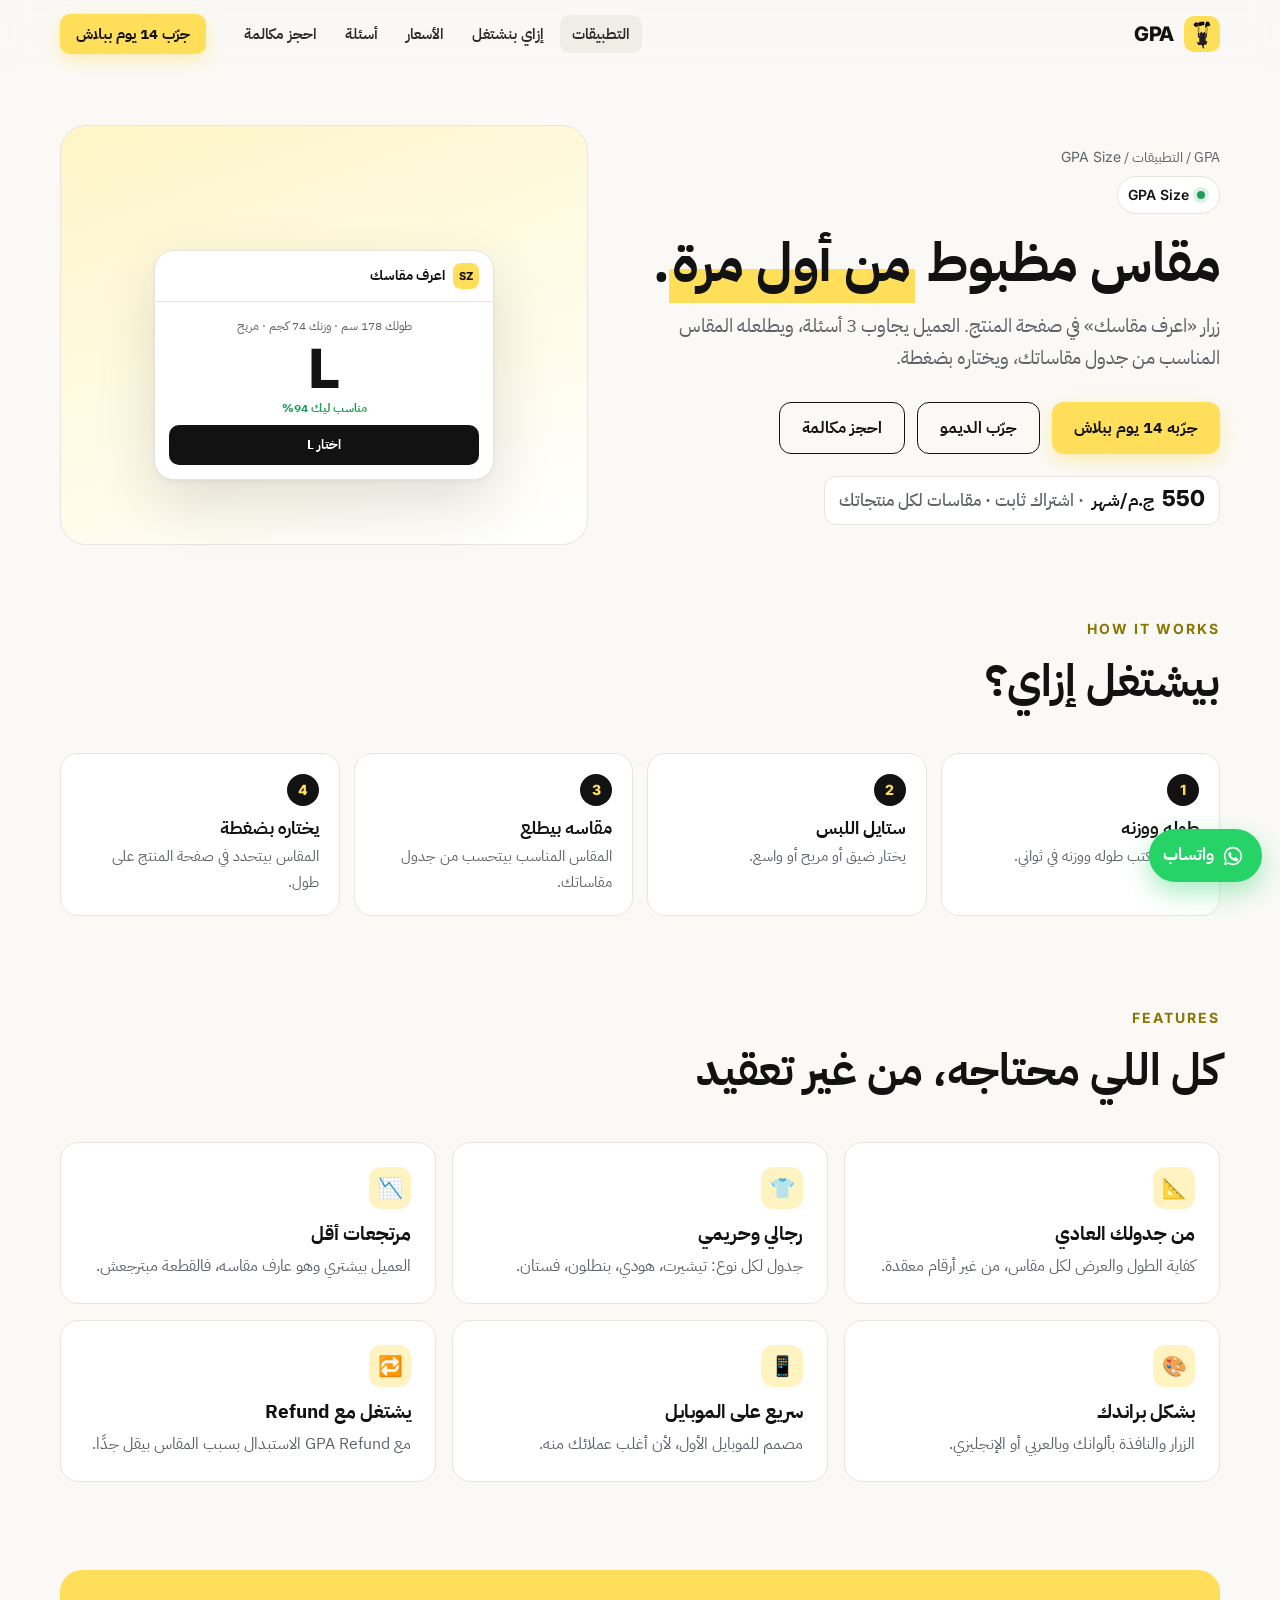
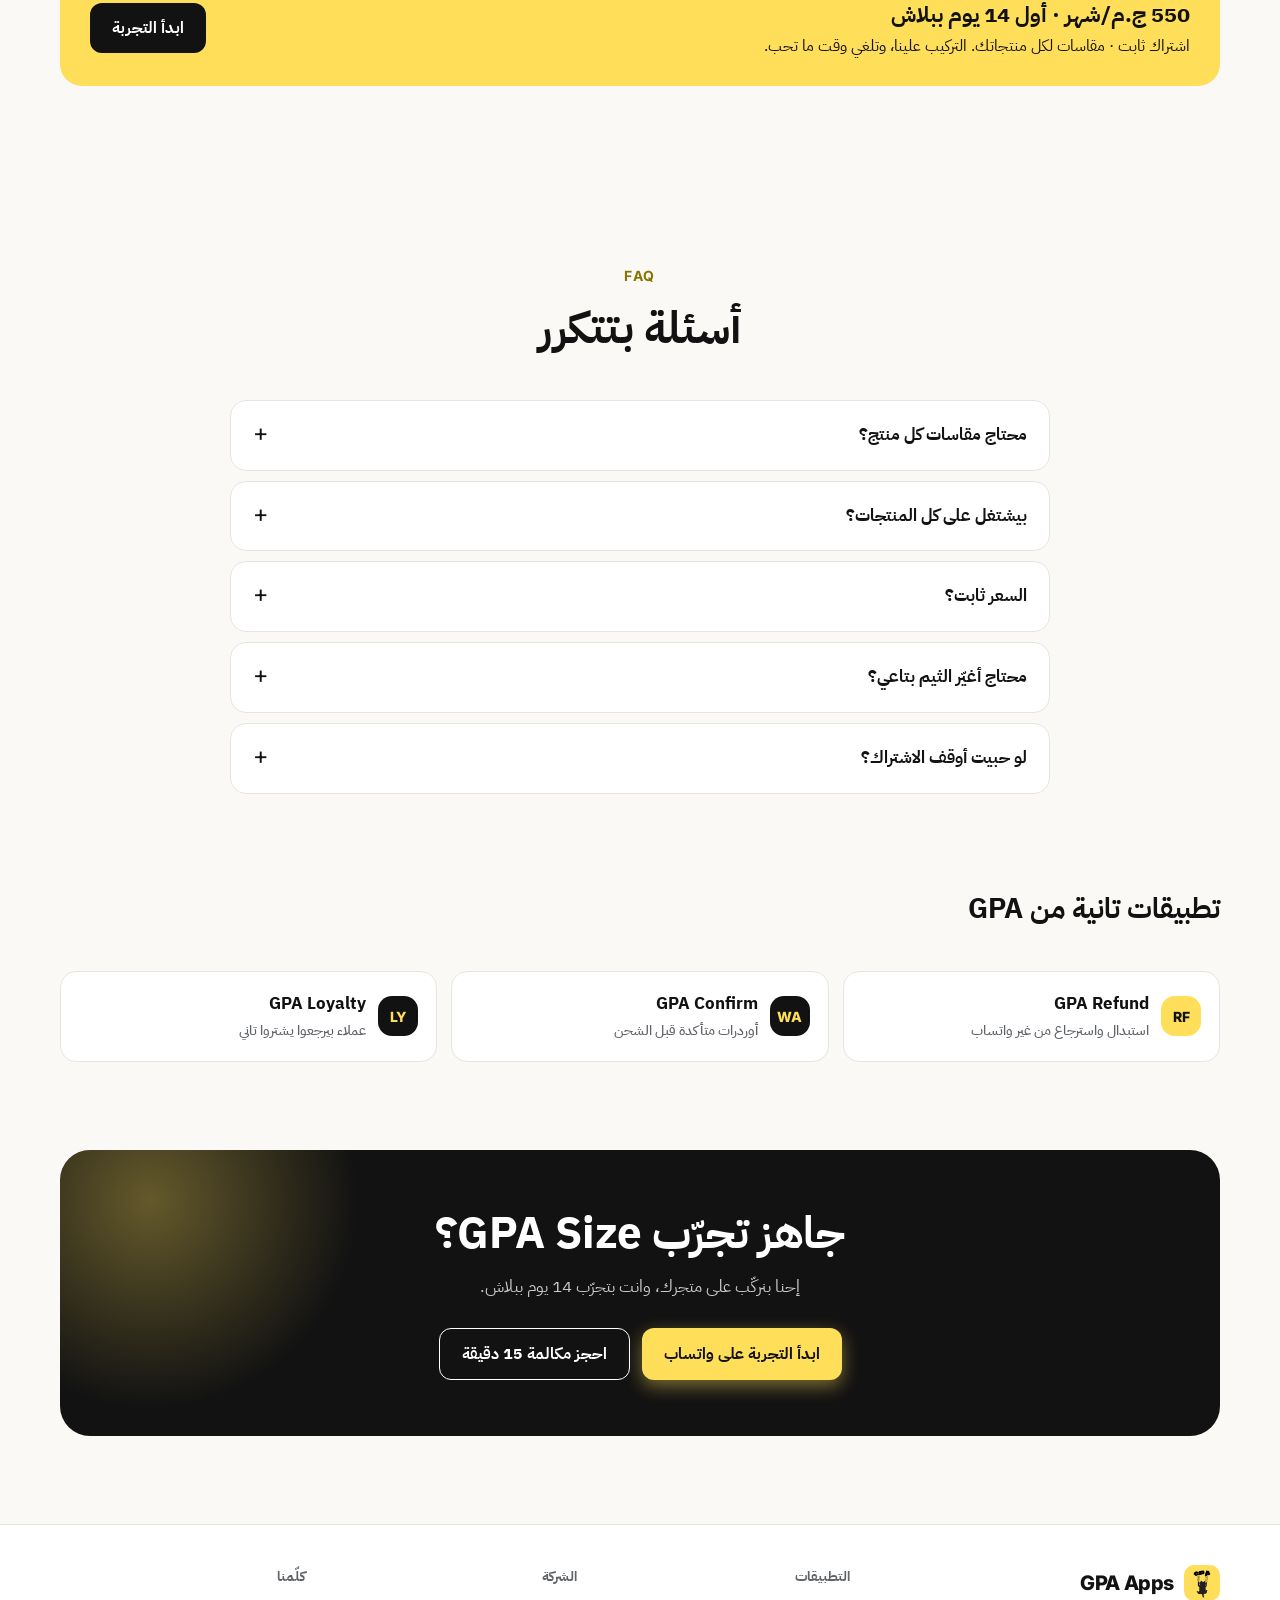
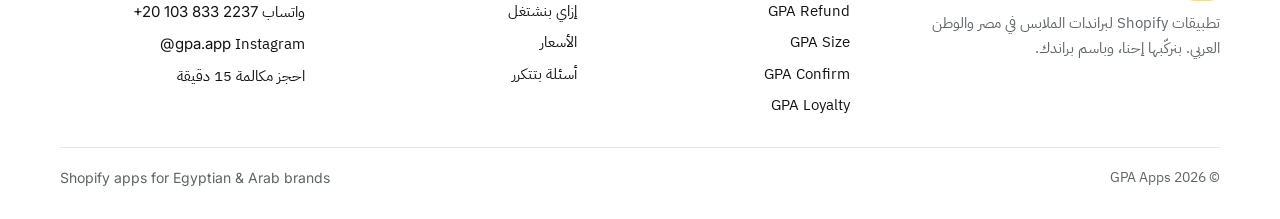
<file: size.html>
<!doctype html>
<html lang="ar" dir="rtl">
<head>
<meta charset="utf-8">
<meta name="viewport" content="width=device-width,initial-scale=1">
<title>GPA Size | اعرف مقاسك على متجر Shopify</title>
<meta name="description" content="العميل يكتب طوله ووزنه ويطلعله مقاسه الصح من جدول مقاساتك. مرتجعات أقل بسبب المقاس. تجربة 14 يوم ببلاش.">
<meta property="og:title" content="GPA Size | اعرف مقاسك على متجر Shopify">
<meta property="og:description" content="العميل يكتب طوله ووزنه ويطلعله مقاسه الصح من جدول مقاساتك. مرتجعات أقل بسبب المقاس. تجربة 14 يوم ببلاش.">
<meta property="og:image" content="https://gpa-refund-site-production.up.railway.app/og-size.jpg">
<meta name="twitter:card" content="summary_large_image">
<meta property="og:type" content="website">
<meta name="theme-color" content="#FFDE59">
<link rel="icon" href="/favicon.ico">
<link rel="apple-touch-icon" href="/apple-touch-icon.png">
<link rel="preconnect" href="https://fonts.googleapis.com"><link rel="preconnect" href="https://fonts.gstatic.com" crossorigin>
<link href="https://fonts.googleapis.com/css2?family=IBM+Plex+Sans+Arabic:wght@400;500;600;700&family=Inter:wght@300;400;600;700;800&display=swap" rel="stylesheet">
<link rel="stylesheet" href="/site.css">
</head>
<body>
<a class="skip" href="#main">تخطّى للمحتوى</a>
<header class="nav"><div class="wrap">
  <a class="logo" href="/" aria-label="GPA Apps"><img src="/gpa-logo.png" alt="" width="36" height="36">GPA</a>
  <ul class="nav-links" id="navlinks">
    <li><a href="/#apps" aria-current="page">التطبيقات</a></li>
    <li><a href="/#how">إزاي بنشتغل</a></li>
    <li><a href="/#pricing">الأسعار</a></li>
    <li><a href="/#faq">أسئلة</a></li>
    <li><a href="https://wa.me/201038332237?text=%D8%A3%D9%87%D9%84%D8%A7%D9%8B%20GPA%20%F0%9F%91%8B%20%D8%B9%D8%A7%D9%8A%D8%B2%20%D8%A3%D8%AD%D8%AC%D8%B2%20%D9%85%D9%83%D8%A7%D9%84%D9%85%D8%A9%2015%20%D8%AF%D9%82%D9%8A%D9%82%D8%A9%20%D9%86%D8%AA%D9%83%D9%84%D9%85%20%D9%81%D9%8A%D9%87%D8%A7%20%D8%B9%D9%86%20%D8%A7%D9%84%D8%AA%D8%B7%D8%A8%D9%8A%D9%82%D8%A7%D8%AA%20%D8%A7%D9%84%D9%84%D9%8A%20%D8%AA%D9%86%D9%81%D8%B9%20%D9%85%D8%AA%D8%AC%D8%B1%D9%8A.%20%D8%A7%D8%B3%D9%85%20%D8%A7%D9%84%D8%A8%D8%B1%D8%A7%D9%86%D8%AF%3A%20" target="_blank" rel="noopener">احجز مكالمة</a></li>
  </ul>
  <a class="btn btn-y btn-sm" href="https://wa.me/201038332237?text=%D8%A3%D9%87%D9%84%D8%A7%D9%8B%20GPA%20%F0%9F%91%8B%20%D8%B9%D8%A7%D9%8A%D8%B2%20%D8%A3%D8%AC%D8%B1%D9%91%D8%A8%20%D8%A7%D9%84%D8%AA%D8%B7%D8%A8%D9%8A%D9%82%D8%A7%D8%AA%2014%20%D9%8A%D9%88%D9%85%20%D8%A8%D8%A8%D9%84%D8%A7%D8%B4%20%D8%B9%D9%84%D9%89%20%D9%85%D8%AA%D8%AC%D8%B1%D9%8A" target="_blank" rel="noopener">جرّب 14 يوم ببلاش</a>
  <button class="menu-btn" aria-label="القايمة" aria-expanded="false" aria-controls="navlinks">☰</button>
</div></header>
<main id="main">
<section class="ahero"><div class="wrap"><div>
<p class="crumbs"><a href="/">GPA</a> / <a href="/#apps">التطبيقات</a> / <span class="en">GPA Size</span></p>
<span class="eyebrow"><i></i><span class="en">GPA Size</span></span>
<h1>مقاس مظبوط <mark>من أول مرة</mark>.</h1><p class="lead">زرار «اعرف مقاسك» في صفحة المنتج. العميل يجاوب 3 أسئلة، ويطلعله المقاس المناسب من جدول مقاساتك، ويختاره بضغطة.</p>
<div class="cta-row"><a class="btn btn-y" href="https://wa.me/201038332237?text=%D8%A3%D9%87%D9%84%D8%A7%D9%8B%20GPA%20%F0%9F%91%8B%20%D8%B9%D8%A7%D9%8A%D8%B2%20%D8%A3%D8%AC%D8%B1%D9%91%D8%A8%20GPA%20Size%2014%20%D9%8A%D9%88%D9%85%20%D8%A8%D8%A8%D9%84%D8%A7%D8%B4" target="_blank" rel="noopener">جرّبه 14 يوم ببلاش</a><a class="btn btn-ghost" href="/size-demo.html">جرّب الديمو</a><a class="btn btn-ghost" href="https://wa.me/201038332237?text=%D8%A3%D9%87%D9%84%D8%A7%D9%8B%20GPA%20%F0%9F%91%8B%20%D8%B9%D8%A7%D9%8A%D8%B2%20%D8%A3%D8%AD%D8%AC%D8%B2%20%D9%85%D9%83%D8%A7%D9%84%D9%85%D8%A9%2015%20%D8%AF%D9%82%D9%8A%D9%82%D8%A9%20%D9%86%D8%AA%D9%83%D9%84%D9%85%20%D9%81%D9%8A%D9%87%D8%A7%20%D8%B9%D9%86%20%D8%A7%D9%84%D8%AA%D8%B7%D8%A8%D9%8A%D9%82%D8%A7%D8%AA%20%D8%A7%D9%84%D9%84%D9%8A%20%D8%AA%D9%86%D9%81%D8%B9%20%D9%85%D8%AA%D8%AC%D8%B1%D9%8A.%20%D8%A7%D8%B3%D9%85%20%D8%A7%D9%84%D8%A8%D8%B1%D8%A7%D9%86%D8%AF%3A%20" target="_blank" rel="noopener">احجز مكالمة</a></div>
<span class="price-tag"><b>550</b> ج.م/شهر <span style="color:var(--muted);font-weight:500">· اشتراك ثابت · مقاسات لكل منتجاتك</span></span></div>
<div class="f-media" style="min-height:420px"><div class="mock m-size" aria-hidden="true"><div class="mock-h"><b>SZ</b>اعرف مقاسك</div><div class="mock-b" style="text-align:center">
<div style="font-size:12px;color:#5f6368">طولك 178 سم · وزنك 74 كجم · مريح</div><div class="size-res">L</div>
<div style="font-size:12px;color:#1f9d55;font-weight:700">مناسب ليك 94%</div><div class="mini-btn">اختار L</div></div></div></div></div></section>
<section style="padding-top:40px"><div class="wrap"><div class="sec-head rv"><span class="kicker en">How it works</span><h2>بيشتغل إزاي؟</h2></div><div class="how"><div class="rv"><b class="en">1</b><h3>طوله ووزنه</h3><p>العميل يكتب طوله ووزنه في ثواني.</p></div><div class="rv"><b class="en">2</b><h3>ستايل اللبس</h3><p>يختار ضيق أو مريح أو واسع.</p></div><div class="rv"><b class="en">3</b><h3>مقاسه بيطلع</h3><p>المقاس المناسب بيتحسب من جدول مقاساتك.</p></div><div class="rv"><b class="en">4</b><h3>يختاره بضغطة</h3><p>المقاس بيتحدد في صفحة المنتج على طول.</p></div></div></div></section>
<section style="padding-top:0"><div class="wrap"><div class="sec-head rv"><span class="kicker en">Features</span><h2>كل اللي محتاجه، من غير تعقيد</h2></div><div class="grid3"><div class="card rv"><div class="ico">📐</div><h3 style="font-size:19px">من جدولك العادي</h3><p>كفاية الطول والعرض لكل مقاس، من غير أرقام معقدة.</p></div><div class="card rv"><div class="ico">👕</div><h3 style="font-size:19px">رجالي وحريمي</h3><p>جدول لكل نوع: تيشيرت، هودي، بنطلون، فستان.</p></div><div class="card rv"><div class="ico">📉</div><h3 style="font-size:19px">مرتجعات أقل</h3><p>العميل بيشتري وهو عارف مقاسه، فالقطعة مبترجعش.</p></div><div class="card rv"><div class="ico">🎨</div><h3 style="font-size:19px">بشكل براندك</h3><p>الزرار والنافذة بألوانك وبالعربي أو الإنجليزي.</p></div><div class="card rv"><div class="ico">📱</div><h3 style="font-size:19px">سريع على الموبايل</h3><p>مصمم للموبايل الأول، لأن أغلب عملائك منه.</p></div><div class="card rv"><div class="ico">🔁</div><h3 style="font-size:19px">يشتغل مع Refund</h3><p>مع GPA Refund الاستبدال بسبب المقاس بيقل جدًا.</p></div></div></div></section>
<section style="padding-top:0"><div class="wrap"><div class="trial rv" style="margin:0"><div><b>550 ج.م/شهر · أول 14 يوم ببلاش</b><p>اشتراك ثابت · مقاسات لكل منتجاتك. التركيب علينا، وتلغي وقت ما تحب.</p></div><a class="btn btn-dark" href="https://wa.me/201038332237?text=%D8%A3%D9%87%D9%84%D8%A7%D9%8B%20GPA%20%F0%9F%91%8B%20%D8%B9%D8%A7%D9%8A%D8%B2%20%D8%A3%D8%AC%D8%B1%D9%91%D8%A8%20GPA%20Size%2014%20%D9%8A%D9%88%D9%85%20%D8%A8%D8%A8%D9%84%D8%A7%D8%B4" target="_blank" rel="noopener">ابدأ التجربة</a></div></div></section>
<section id="faq"><div class="wrap"><div class="sec-head center rv"><span class="kicker en">FAQ</span><h2>أسئلة بتتكرر</h2></div><div class="faq"><details class="rv"><summary>محتاج مقاسات كل منتج؟</summary><p>كفاية جدول المقاسات العادي (الطول والعرض). العميل يكتب طوله ووزنه، والمقاس بيتحسب منه.</p></details><details class="rv"><summary>بيشتغل على كل المنتجات؟</summary><p>أيوه، وتقدر تحدد جدول مختلف لكل نوع منتج.</p></details><details class="rv"><summary>السعر ثابت؟</summary><p>أيوه، 550 ج.م في الشهر لكل منتجاتك.</p></details><details class="rv"><summary>محتاج أغيّر الثيم بتاعي؟</summary><p>لأ. كل تطبيق بيتركّب كجزء من الثيم الحالي، وبنجربه على نسخة الأول قبل ما يظهر لعملائك.</p></details><details class="rv"><summary>لو حبيت أوقف الاشتراك؟</summary><p>بتوقفه وقت ما تحب، من غير عقود ولا مدة إجبارية.</p></details></div></div></section>
<section style="padding-top:0"><div class="wrap"><div class="sec-head rv"><h2 style="font-size:28px">تطبيقات تانية من GPA</h2></div><div class="others"><a href="/refund.html"><span class="app-ic en" style="width:40px;height:40px;font-size:14px">RF</span><span>GPA Refund<small>استبدال واسترجاع من غير واتساب</small></span></a><a href="/confirm.html"><span class="app-ic dark en" style="width:40px;height:40px;font-size:14px">WA</span><span>GPA Confirm<small>أوردرات متأكدة قبل الشحن</small></span></a><a href="/loyalty.html"><span class="app-ic dark en" style="width:40px;height:40px;font-size:14px">LY</span><span>GPA Loyalty<small>عملاء بيرجعوا يشتروا تاني</small></span></a></div></div></section>
<div class="final"><div class="wrap"><div class="box rv"><h2>جاهز تجرّب GPA Size؟</h2><p>إحنا بنركّب على متجرك، وانت بتجرّب 14 يوم ببلاش.</p>
<div class="cta-row"><a class="btn btn-y" href="https://wa.me/201038332237?text=%D8%A3%D9%87%D9%84%D8%A7%D9%8B%20GPA%20%F0%9F%91%8B%20%D8%B9%D8%A7%D9%8A%D8%B2%20%D8%A3%D8%AC%D8%B1%D9%91%D8%A8%20%D8%A7%D9%84%D8%AA%D8%B7%D8%A8%D9%8A%D9%82%D8%A7%D8%AA%2014%20%D9%8A%D9%88%D9%85%20%D8%A8%D8%A8%D9%84%D8%A7%D8%B4%20%D8%B9%D9%84%D9%89%20%D9%85%D8%AA%D8%AC%D8%B1%D9%8A" target="_blank" rel="noopener">ابدأ التجربة على واتساب</a><a class="btn btn-ghost" href="https://wa.me/201038332237?text=%D8%A3%D9%87%D9%84%D8%A7%D9%8B%20GPA%20%F0%9F%91%8B%20%D8%B9%D8%A7%D9%8A%D8%B2%20%D8%A3%D8%AD%D8%AC%D8%B2%20%D9%85%D9%83%D8%A7%D9%84%D9%85%D8%A9%2015%20%D8%AF%D9%82%D9%8A%D9%82%D8%A9%20%D9%86%D8%AA%D9%83%D9%84%D9%85%20%D9%81%D9%8A%D9%87%D8%A7%20%D8%B9%D9%86%20%D8%A7%D9%84%D8%AA%D8%B7%D8%A8%D9%8A%D9%82%D8%A7%D8%AA%20%D8%A7%D9%84%D9%84%D9%8A%20%D8%AA%D9%86%D9%81%D8%B9%20%D9%85%D8%AA%D8%AC%D8%B1%D9%8A.%20%D8%A7%D8%B3%D9%85%20%D8%A7%D9%84%D8%A8%D8%B1%D8%A7%D9%86%D8%AF%3A%20" target="_blank" rel="noopener">احجز مكالمة 15 دقيقة</a></div></div></div></div>
</main>
<footer><div class="wrap">
  <div><a class="logo" href="/"><img src="/gpa-logo.png" alt="" width="36" height="36">GPA Apps</a>
    <p style="color:var(--muted);margin-top:10px;max-width:320px">تطبيقات Shopify لبراندات الملابس في مصر والوطن العربي. بنركّبها إحنا، وباسم براندك.</p></div>
  <div><h4>التطبيقات</h4><ul><li><a href="/refund.html">GPA Refund</a></li><li><a href="/size.html">GPA Size</a></li><li><a href="/confirm.html">GPA Confirm</a></li><li><a href="/loyalty.html">GPA Loyalty</a></li></ul></div>
  <div><h4>الشركة</h4><ul><li><a href="/#how">إزاي بنشتغل</a></li><li><a href="/#pricing">الأسعار</a></li><li><a href="/#faq">أسئلة بتتكرر</a></li></ul></div>
  <div><h4>كلّمنا</h4><ul><li><a href="https://wa.me/201038332237?text=%D8%A3%D9%87%D9%84%D8%A7%D9%8B%20GPA%20%F0%9F%91%8B" target="_blank" rel="noopener">واتساب <span class="en">+20 103 833 2237</span></a></li><li><a href="https://instagram.com/gpa.app" target="_blank" rel="noopener">Instagram <span class="en">@gpa.app</span></a></li><li><a href="https://wa.me/201038332237?text=%D8%A3%D9%87%D9%84%D8%A7%D9%8B%20GPA%20%F0%9F%91%8B%20%D8%B9%D8%A7%D9%8A%D8%B2%20%D8%A3%D8%AD%D8%AC%D8%B2%20%D9%85%D9%83%D8%A7%D9%84%D9%85%D8%A9%2015%20%D8%AF%D9%82%D9%8A%D9%82%D8%A9%20%D9%86%D8%AA%D9%83%D9%84%D9%85%20%D9%81%D9%8A%D9%87%D8%A7%20%D8%B9%D9%86%20%D8%A7%D9%84%D8%AA%D8%B7%D8%A8%D9%8A%D9%82%D8%A7%D8%AA%20%D8%A7%D9%84%D9%84%D9%8A%20%D8%AA%D9%86%D9%81%D8%B9%20%D9%85%D8%AA%D8%AC%D8%B1%D9%8A.%20%D8%A7%D8%B3%D9%85%20%D8%A7%D9%84%D8%A8%D8%B1%D8%A7%D9%86%D8%AF%3A%20" target="_blank" rel="noopener">احجز مكالمة 15 دقيقة</a></li></ul></div>
  <div class="copy"><span>© <span id="year">2026</span> GPA Apps</span><span class="en">Shopify apps for Egyptian &amp; Arab brands</span></div>
</div></footer>
<a class="wa-float" href="https://wa.me/201038332237?text=%D8%A3%D9%87%D9%84%D8%A7%D9%8B%20GPA%20%F0%9F%91%8B" target="_blank" rel="noopener" aria-label="كلّمنا واتساب"><svg viewBox="0 0 24 24" fill="currentColor" aria-hidden="true"><path d="M12 2a10 10 0 0 0-8.6 15.1L2 22l5-1.3A10 10 0 1 0 12 2Zm0 18.2c-1.5 0-3-.4-4.3-1.2l-.3-.2-3 .8.8-2.9-.2-.3A8.2 8.2 0 1 1 12 20.2Zm4.5-6.1c-.2-.1-1.5-.7-1.7-.8-.2-.1-.4-.1-.6.1l-.8 1c-.1.2-.3.2-.5.1a6.7 6.7 0 0 1-3.3-2.9c-.3-.4.2-.4.7-1.3.1-.2 0-.3 0-.4l-.8-1.8c-.2-.5-.4-.4-.6-.4h-.5a1 1 0 0 0-.7.3 3 3 0 0 0-.9 2.2 5.2 5.2 0 0 0 1.1 2.8 11.9 11.9 0 0 0 4.6 4c1.7.7 2.4.8 3.2.7.5-.1 1.5-.6 1.7-1.2.2-.6.2-1.1.2-1.2-.1-.1-.3-.2-.6-.3Z"/></svg><span>واتساب</span></a>
<script src="/site.js" defer></script>
</body></html>
</file>
<file: site.css>
:root{
  --y:#FFDE59; --y2:#FFE98F; --ink:#121212; --ink2:#2a2a2a; --muted:#5f6368; --line:#e7e5df; --bg:#faf9f6; --card:#ffffff;
  --green:#1f9d55; --red:#d64545; --blue:#2f6fed;
  --r:18px; --shadow:0 1px 2px rgba(0,0,0,.04),0 12px 32px rgba(0,0,0,.06);
  --font:"IBM Plex Sans Arabic","Inter",system-ui,sans-serif; --latin:"Inter","IBM Plex Sans Arabic",system-ui,sans-serif;
}
*{box-sizing:border-box;margin:0;padding:0}
html{scroll-behavior:smooth}
body{font-family:var(--font);color:var(--ink);background:var(--bg);line-height:1.7;font-size:17px;-webkit-font-smoothing:antialiased;overflow-x:hidden}
img,video{max-width:100%;display:block}
a{color:inherit}
.wrap{width:min(1160px,100% - 32px);margin-inline:auto}
.en{font-family:var(--latin);direction:ltr;unicode-bidi:isolate}
.skip{position:absolute;inset-inline-start:-999px;top:8px;background:var(--ink);color:#fff;padding:8px 12px;border-radius:8px;z-index:99}
.skip:focus{inset-inline-start:8px}

/* nav */
.nav{position:sticky;top:0;z-index:50;background:rgba(250,249,246,.86);backdrop-filter:saturate(1.4) blur(12px);border-bottom:1px solid transparent;transition:border-color .2s}
.nav.scrolled{border-color:var(--line)}
.nav .wrap{display:flex;align-items:center;gap:20px;height:68px}
.logo{display:flex;align-items:center;gap:10px;text-decoration:none;font:800 20px var(--latin);letter-spacing:-.02em}
.logo img{width:36px;height:36px;border-radius:10px}
.nav-links{display:flex;gap:4px;margin-inline-start:auto;list-style:none}
.nav-links a{text-decoration:none;font-weight:600;font-size:15px;color:var(--ink2);padding:8px 12px;border-radius:10px}
.nav-links a:hover,.nav-links a[aria-current="page"]{background:#efede6}
.menu-btn{display:none;margin-inline-start:auto;background:none;border:1px solid var(--line);border-radius:10px;width:42px;height:42px;font-size:20px;cursor:pointer}
.btn{display:inline-flex;align-items:center;justify-content:center;gap:8px;font:700 16px var(--font);text-decoration:none;border-radius:12px;padding:13px 22px;border:0;cursor:pointer;transition:transform .15s,box-shadow .15s,background .15s;white-space:nowrap}
.btn:hover{transform:translateY(-1px)}
.btn-y{background:var(--y);color:var(--ink);box-shadow:0 6px 18px rgba(255,222,89,.45)}
.btn-y:hover{background:#ffd633}
.btn-dark{background:var(--ink);color:#fff}
.btn-ghost{background:transparent;color:var(--ink);border:1.5px solid var(--ink)}
.btn-sm{padding:9px 16px;font-size:15px;border-radius:10px}
.nav .btn{margin-inline-start:6px}

/* hero */
.hero{padding:64px 0 40px;position:relative}
.hero .wrap{display:grid;grid-template-columns:1.05fr .95fr;gap:48px;align-items:center}
.eyebrow{display:inline-flex;align-items:center;gap:8px;background:#fff;border:1px solid var(--line);border-radius:999px;padding:6px 14px 6px 10px;font-size:14px;font-weight:600}
.eyebrow i{width:8px;height:8px;border-radius:50%;background:var(--green);box-shadow:0 0 0 4px rgba(31,157,85,.15)}
h1{font-size:clamp(38px,5.4vw,64px);line-height:1.15;font-weight:800;letter-spacing:-.01em;margin:18px 0 16px}
h1 mark{background:linear-gradient(transparent 58%,var(--y) 58%);color:inherit;padding:0 4px}
.lead{font-size:19px;color:var(--muted);max-width:560px}
.cta-row{display:flex;gap:12px;flex-wrap:wrap;margin:28px 0 22px}
.ticks{display:flex;flex-wrap:wrap;gap:8px 20px;list-style:none;font-size:15px;color:var(--ink2);font-weight:600}
.ticks li::before{content:"✓";color:var(--green);font-weight:800;margin-inline-end:6px}

/* hero mock stack */
.stack{position:relative;height:560px}
.mock{position:absolute;background:var(--card);border-radius:20px;box-shadow:0 2px 4px rgba(0,0,0,.04),0 24px 60px rgba(0,0,0,.12);border:1px solid var(--line);overflow:hidden}
.mock-h{display:flex;align-items:center;gap:8px;padding:12px 14px;border-bottom:1px solid var(--line);font-weight:700;font-size:14px}
.mock-h b{width:26px;height:26px;border-radius:8px;display:grid;place-items:center;font:800 11px var(--latin);color:var(--ink);background:var(--y)}
.mock-b{padding:14px;font-size:14px}
.m-refund{width:290px;top:0;inset-inline-start:0;transform:rotate(-3deg);z-index:2}
.m-size{width:240px;top:30px;inset-inline-end:0;transform:rotate(4deg);z-index:1}
.m-wa{width:240px;bottom:0;inset-inline-start:0;transform:rotate(2deg);background:#e9e2d6;z-index:3}
.m-loy{width:258px;bottom:70px;inset-inline-end:0;transform:rotate(-4deg);background:#111;color:#fff;border:0;z-index:2}
.field{border:1px solid var(--line);border-radius:10px;padding:8px 10px;margin-bottom:8px;color:var(--muted);font-size:13px;display:flex;justify-content:space-between}
.field b{color:var(--ink)}
.pill{display:inline-block;padding:4px 10px;border-radius:999px;background:#f1efe8;font-size:12px;font-weight:700;margin:2px}
.pill.on{background:var(--ink);color:#fff}
.mini-btn{background:var(--ink);color:#fff;border-radius:10px;text-align:center;padding:9px;font-weight:700;font-size:13px;margin-top:6px}
.size-res{font:800 54px/1 var(--latin);text-align:center;margin:6px 0 2px}
.bubble{background:#fff;border-radius:12px 12px 12px 2px;padding:9px 11px;font-size:13px;margin-bottom:8px;max-width:88%;box-shadow:0 1px 1px rgba(0,0,0,.08)}
.bubble.me{background:#d9fdd3;margin-inline-start:auto;border-radius:12px 12px 2px 12px}
.wa-btns{display:flex;gap:6px}
.wa-btns span{flex:1;background:#fff;border-radius:10px;text-align:center;padding:7px;font-size:12px;font-weight:700;color:#0b8a6e}
.loy-card{padding:18px;background:radial-gradient(120% 120% at 0% 0%,#2b2b2b,#0d0d0d)}
.loy-card small{letter-spacing:.2em;font-size:11px;opacity:.7}
.loy-pts{font:300 42px/1.1 var(--latin);margin:16px 0 4px}
.loy-bar{height:5px;background:rgba(255,255,255,.2);border-radius:5px}
.loy-bar i{display:block;height:100%;width:62%;background:var(--y);border-radius:5px}
.loy-foot{display:flex;justify-content:space-between;font:600 11px var(--latin);letter-spacing:.14em;margin-top:8px;opacity:.85}

/* strip */
.strip{padding:26px 0;border-block:1px solid var(--line);background:#fff}
.strip .wrap{display:flex;align-items:center;gap:28px;flex-wrap:wrap;justify-content:center}
.strip p{font-size:14px;color:var(--muted);font-weight:600}
.brands{display:flex;gap:34px;flex-wrap:wrap;justify-content:center;align-items:center}
.brands span{font:800 20px var(--latin);letter-spacing:.06em;color:#3a3a3a;opacity:.75}

/* sections */
section{padding:88px 0}
.sec-head{max-width:720px;margin-bottom:44px}
.sec-head.center{margin-inline:auto;text-align:center}
.kicker{font:700 14px var(--latin);letter-spacing:.14em;text-transform:uppercase;color:#8a7400}
h2{font-size:clamp(30px,3.6vw,44px);line-height:1.25;font-weight:800;margin:10px 0 12px}
h3{font-size:22px;line-height:1.35;font-weight:800}
.sub{color:var(--muted);font-size:18px}

/* problem */
.pain{display:grid;grid-template-columns:repeat(4,1fr);gap:16px}
.pain div{background:#fff;border:1px solid var(--line);border-radius:var(--r);padding:22px}
.pain b{display:block;font:800 34px var(--latin);margin-bottom:4px}
.pain p{color:var(--muted);font-size:15px}

/* apps grid */
.apps{display:grid;grid-template-columns:repeat(2,1fr);gap:20px}
.app{background:#fff;border:1px solid var(--line);border-radius:22px;padding:28px;display:flex;flex-direction:column;gap:14px;text-decoration:none;transition:transform .2s,box-shadow .2s;position:relative}
.app:hover{transform:translateY(-3px);box-shadow:var(--shadow)}
.app-top{display:flex;align-items:center;gap:12px}
.app-ic{width:48px;height:48px;border-radius:14px;display:grid;place-items:center;font:800 16px var(--latin);background:var(--y)}
.app-ic.dark{background:var(--ink);color:var(--y)}
.app h3 small{display:block;font:600 14px var(--font);color:var(--muted)}
.app ul{list-style:none;display:grid;gap:8px;font-size:15.5px}
.app li{padding-inline-start:26px;position:relative}
.app li::before{content:"";position:absolute;inset-inline-start:0;top:.55em;width:14px;height:14px;border-radius:50%;background:var(--y) url("data:image/svg+xml,%3Csvg xmlns='http://www.w3.org/2000/svg' viewBox='0 0 16 16'%3E%3Cpath d='M4 8.5l2.5 2.5L12 5.5' fill='none' stroke='%23121212' stroke-width='2.2' stroke-linecap='round' stroke-linejoin='round'/%3E%3C/svg%3E") center/12px no-repeat}
.app-foot{margin-top:auto;display:flex;justify-content:space-between;align-items:center;padding-top:14px;border-top:1px dashed var(--line)}
.price{font:800 22px var(--latin)}
.price small{font:600 14px var(--font);color:var(--muted)}
.more{font-weight:700;font-size:15px}
.app:hover .more{text-decoration:underline}

/* feature rows */
.feature{display:grid;grid-template-columns:1fr 1fr;gap:56px;align-items:center;padding:36px 0}
.feature + .feature{border-top:1px solid var(--line)}
.feature:nth-child(even) .f-media{order:-1}
.f-text p{color:var(--muted);margin:10px 0 16px}
.f-list{list-style:none;display:grid;gap:10px;margin-bottom:22px}
.f-list li{display:flex;gap:10px}
.f-list li::before{content:"✓";font-weight:800;color:var(--green)}
.f-media{background:linear-gradient(160deg,#fff5c7,#fff);border:1px solid var(--line);border-radius:26px;padding:34px;display:grid;place-items:center;min-height:360px}
.f-media .mock{position:relative;transform:none;width:min(340px,100%)}
.f-media.dark{background:linear-gradient(160deg,#1a1a1a,#2a2a2a);border:0}

/* dark band */
.band{background:var(--ink);color:#fff}
.band .sub{color:#b8b8b8}
.band .kicker{color:var(--y)}
.videos{display:grid;grid-template-columns:2fr 1fr 1fr;gap:16px;align-items:start}
.videos.one{grid-template-columns:1fr;max-width:900px;margin-inline:auto}
.vid{background:#1d1d1d;border-radius:18px;overflow:hidden;border:1px solid #2c2c2c}
.vid video{width:100%;aspect-ratio:9/16;object-fit:cover;background:#000}
.vid.wide video{aspect-ratio:16/9}
.vid p{padding:12px 14px;font-size:14px;color:#cfcfcf}
.vid p b{color:#fff;display:block}

/* steps */
.steps{display:grid;grid-template-columns:repeat(3,1fr);gap:18px;counter-reset:s}
.step{background:#fff;border:1px solid var(--line);border-radius:var(--r);padding:26px}
.step::before{counter-increment:s;content:"0" counter(s);font:800 15px var(--latin);background:var(--y);border-radius:10px;padding:4px 10px;display:inline-block;margin-bottom:14px}
.step p{color:var(--muted);font-size:15.5px;margin-top:6px}
.trial{margin-top:22px;background:var(--y);border-radius:22px;padding:26px 30px;display:flex;align-items:center;justify-content:space-between;gap:20px;flex-wrap:wrap}
.trial b{font-size:22px}
.trial p{font-size:15.5px}

/* pricing */
.prices{display:grid;grid-template-columns:repeat(4,1fr);gap:16px}
.plan{background:#fff;border:1px solid var(--line);border-radius:22px;padding:26px;display:flex;flex-direction:column;gap:12px}
.plan.pop{border:2px solid var(--ink);box-shadow:var(--shadow);position:relative}
.plan.pop::after{content:"الأكتر طلبًا";position:absolute;top:-13px;inset-inline-start:20px;background:var(--ink);color:var(--y);font-size:12px;font-weight:800;padding:3px 10px;border-radius:999px}
.plan .amt{font:800 40px/1 var(--latin)}
.plan .amt small{font:600 15px var(--font);color:var(--muted)}
.plan p{font-size:14.5px;color:var(--muted)}
.plan ul{list-style:none;display:grid;gap:7px;font-size:14.5px;margin-bottom:6px}
.plan li::before{content:"✓ ";color:var(--green);font-weight:800}
.plan .btn{margin-top:auto}
.note{margin-top:18px;text-align:center;color:var(--muted);font-size:15px}

/* faq */
.faq{max-width:820px;margin-inline:auto;display:grid;gap:10px}
.faq details{background:#fff;border:1px solid var(--line);border-radius:16px;padding:4px 22px}
.faq summary{cursor:pointer;list-style:none;font-weight:700;padding:16px 0;display:flex;justify-content:space-between;gap:12px}
.faq summary::-webkit-details-marker{display:none}
.faq summary::after{content:"+";font:400 24px/1 var(--latin);transition:transform .2s}
.faq details[open] summary::after{transform:rotate(45deg)}
.faq details p{color:var(--muted);padding-bottom:18px;font-size:16px}

/* final cta */
.final{padding:0 0 88px}
.final .box{background:var(--ink);color:#fff;border-radius:30px;padding:56px 40px;text-align:center;position:relative;overflow:hidden}
.final .box::before{content:"";position:absolute;width:420px;height:420px;border-radius:50%;background:radial-gradient(circle,rgba(255,222,89,.35),transparent 70%);top:-160px;inset-inline-end:-120px}
.final h2{margin-top:0}
.final p{color:#c9c9c9;margin-bottom:26px}
.final .cta-row{justify-content:center;margin:0}
.final .btn-ghost{color:#fff;border-color:#fff}

/* footer */
footer{border-top:1px solid var(--line);padding:40px 0 30px;background:#fff;font-size:15px}
footer .wrap{display:grid;grid-template-columns:1.4fr 1fr 1fr 1fr;gap:28px}
footer h4{font-size:14px;color:var(--muted);margin-bottom:10px}
footer ul{list-style:none;display:grid;gap:6px}
footer a{text-decoration:none}
footer a:hover{text-decoration:underline}
.copy{grid-column:1/-1;border-top:1px solid var(--line);padding-top:18px;color:var(--muted);font-size:14px;display:flex;justify-content:space-between;flex-wrap:wrap;gap:8px}

/* floating whatsapp */
.wa-float{position:fixed;bottom:18px;inset-inline-start:18px;z-index:60;background:#25d366;color:#fff;border-radius:999px;padding:12px 18px 12px 14px;display:flex;align-items:center;gap:8px;font-weight:800;text-decoration:none;box-shadow:0 10px 26px rgba(37,211,102,.4)}
.wa-float svg{width:22px;height:22px}

/* app page hero */
.ahero{padding:56px 0 30px}
.ahero .wrap{display:grid;grid-template-columns:1.05fr .95fr;gap:48px;align-items:center}
.crumbs{font-size:14px;color:var(--muted);margin-bottom:6px}
.crumbs a{text-decoration:none}
.ahero h1{font-size:clamp(34px,4.6vw,54px)}
.ahero .price-tag{display:inline-flex;gap:8px;align-items:baseline;background:#fff;border:1px solid var(--line);border-radius:12px;padding:8px 14px;font-weight:700}
.ahero .price-tag b{font:800 22px var(--latin)}
.how{display:grid;grid-template-columns:repeat(4,1fr);gap:14px}
.how div{background:#fff;border:1px solid var(--line);border-radius:var(--r);padding:20px}
.how b{display:inline-grid;place-items:center;width:32px;height:32px;border-radius:50%;background:var(--ink);color:var(--y);font:800 14px var(--latin);margin-bottom:10px}
.how p{font-size:15px;color:var(--muted)}
.how h3{font-size:18px;margin-bottom:4px}
.grid3{display:grid;grid-template-columns:repeat(3,1fr);gap:16px}
.card{background:#fff;border:1px solid var(--line);border-radius:var(--r);padding:24px}
.card .ico{width:42px;height:42px;border-radius:12px;background:#fff3c2;display:grid;place-items:center;font-size:20px;margin-bottom:12px}
.card p{color:var(--muted);font-size:15.5px;margin-top:6px}
.others{display:grid;grid-template-columns:repeat(3,1fr);gap:14px}
.others a{background:#fff;border:1px solid var(--line);border-radius:16px;padding:18px;text-decoration:none;display:flex;gap:12px;align-items:center;font-weight:700}
.others a:hover{box-shadow:var(--shadow)}
.others small{display:block;font-weight:500;color:var(--muted);font-size:14px}

/* reveal */
.rv{opacity:0;transform:translateY(18px);transition:opacity .6s ease,transform .6s ease}
.rv.in{opacity:1;transform:none}
@media (prefers-reduced-motion:reduce){.rv{opacity:1;transform:none;transition:none}html{scroll-behavior:auto}}

/* responsive */
@media (max-width:980px){
  .hero .wrap,.ahero .wrap,.feature{grid-template-columns:1fr}
  .feature:nth-child(even) .f-media{order:0}
  .stack{height:480px;max-width:520px;margin-inline:auto;width:100%}
  .pain,.prices,.how{grid-template-columns:repeat(2,1fr)}
  .videos{grid-template-columns:1fr 1fr}
  .videos .wide{grid-column:1/-1}
  footer .wrap{grid-template-columns:1fr 1fr}
}
@media (max-width:760px){
  body{font-size:16px}
  .nav-links{display:none;position:absolute;top:68px;inset-inline:0;background:var(--bg);flex-direction:column;padding:10px 16px 18px;border-bottom:1px solid var(--line)}
  .nav-links.open{display:flex}
  .menu-btn{display:block}
  .nav .btn{display:none}
  section{padding:64px 0}
  .apps,.steps,.grid3,.others{grid-template-columns:1fr}
  .stack{height:auto;display:grid;grid-template-columns:1fr 1fr;gap:12px;align-items:start}
  .stack .mock{position:relative;inset:auto;width:auto;transform:none;font-size:12px}
  .stack .m-size{margin-top:24px}.stack .m-loy{margin-top:-24px}
  .stack .mock-b{padding:10px}.stack .size-res{font-size:40px}.stack .loy-pts{font-size:30px}.stack .loy-card{padding:14px}
  .final .box{padding:40px 22px}
  .trial{padding:22px}
}
@media (max-width:520px){
  .pain,.prices,.how,.videos{grid-template-columns:1fr}
  footer .wrap{grid-template-columns:1fr}
  .wa-float span{display:none}
  .wa-float{padding:13px}
  .cta-row .btn{flex:1 1 100%}
}
</file>
